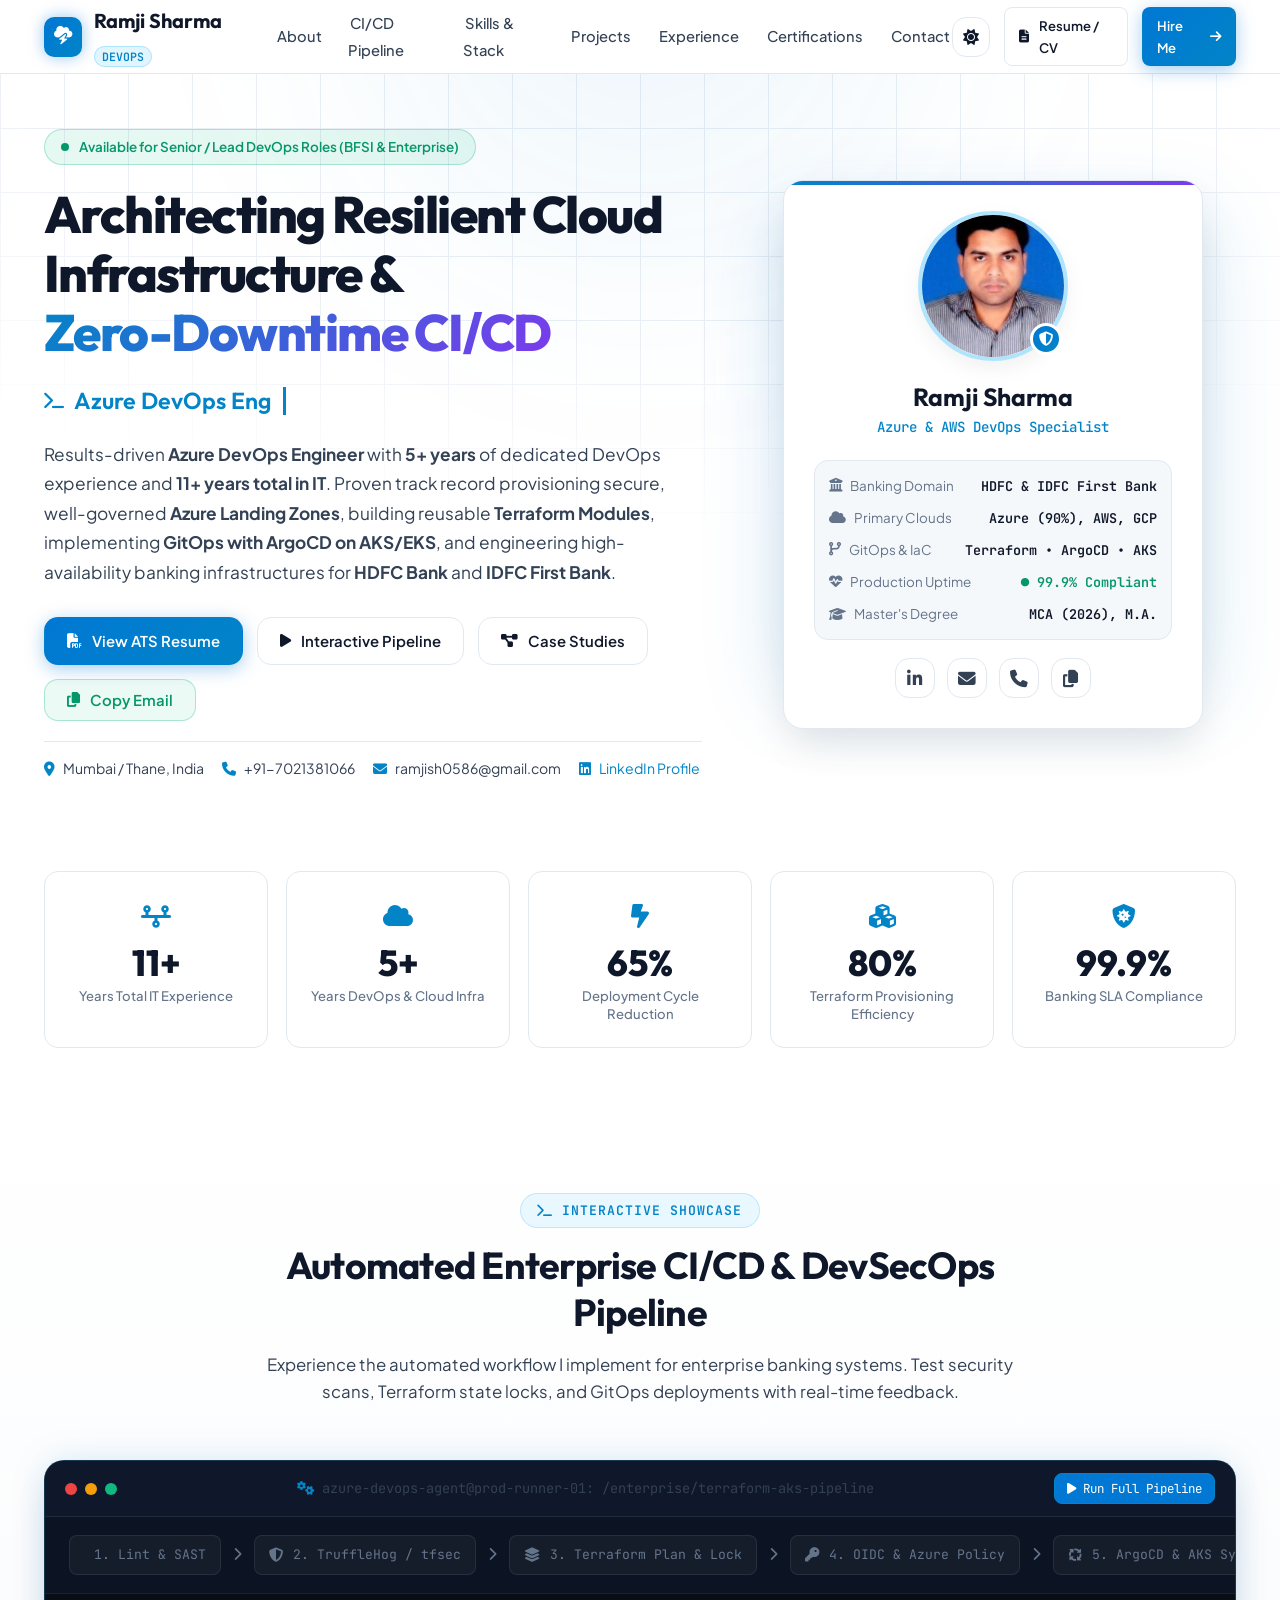
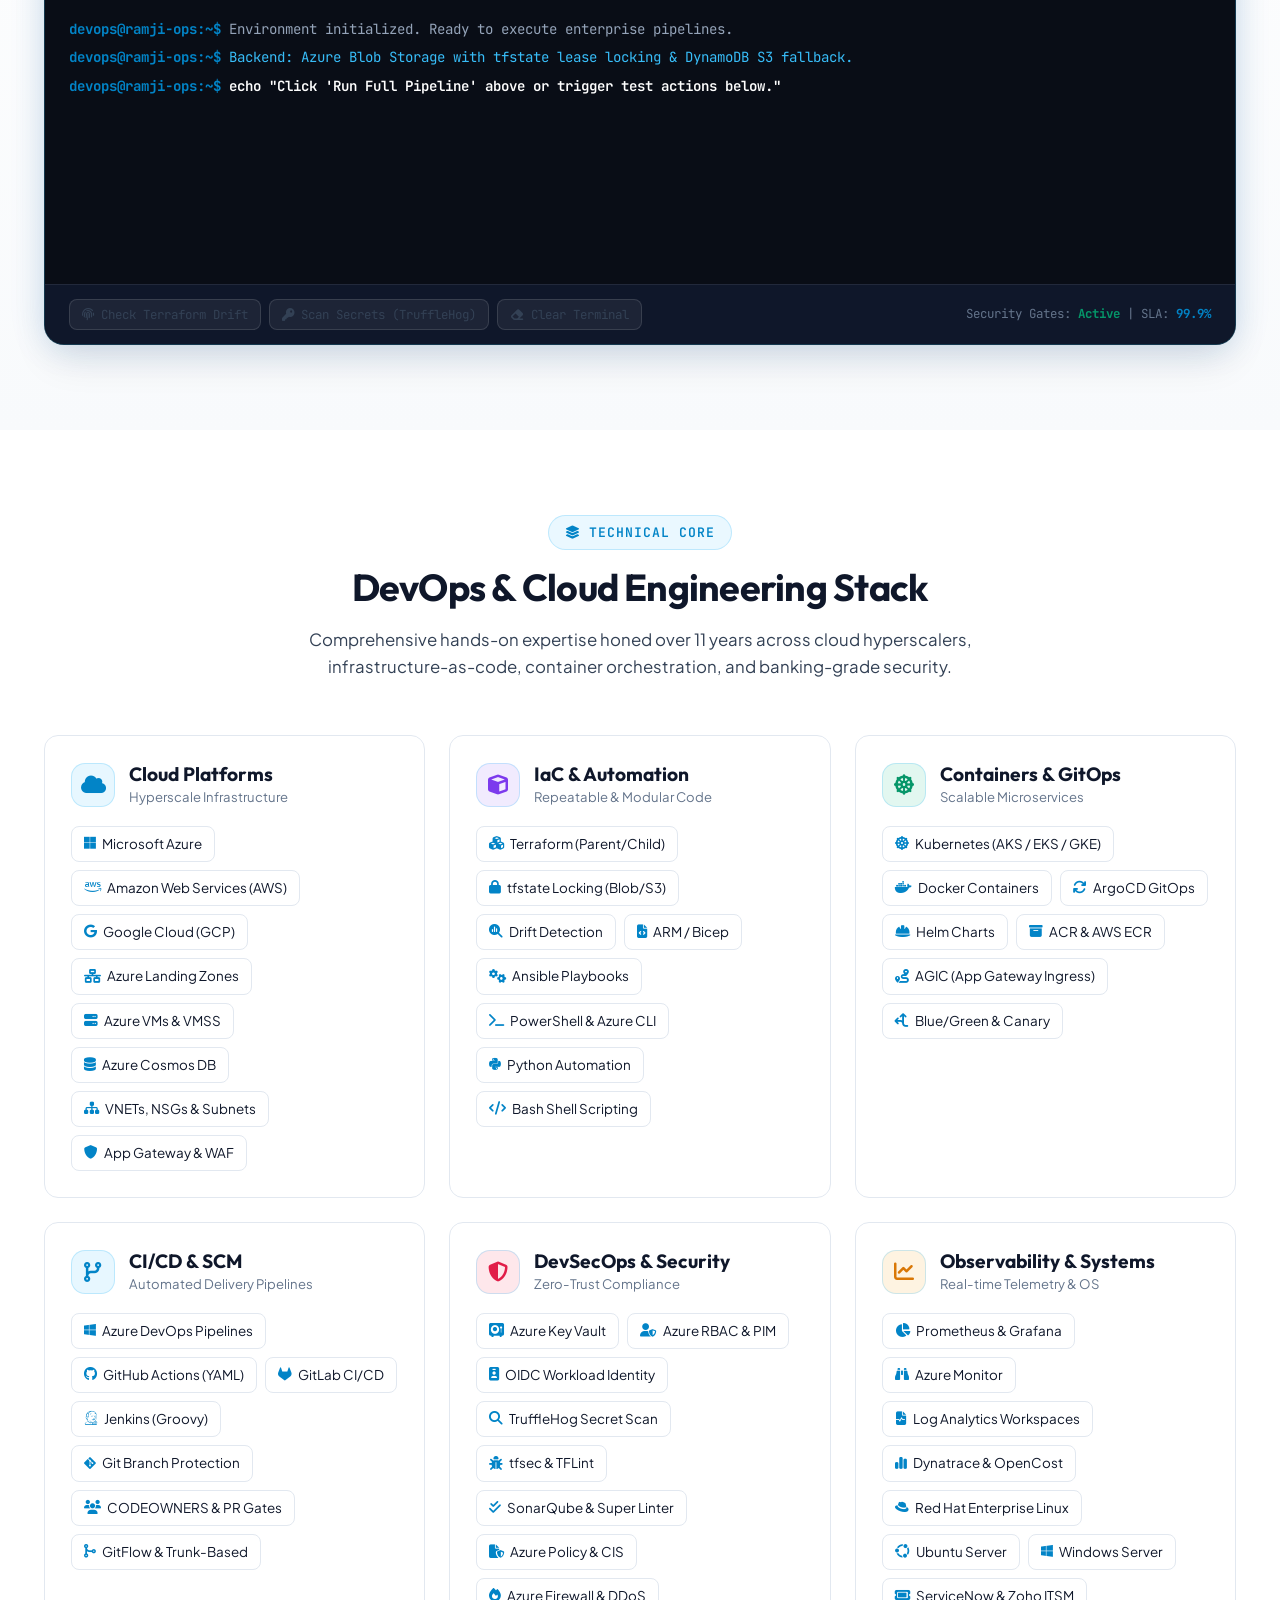
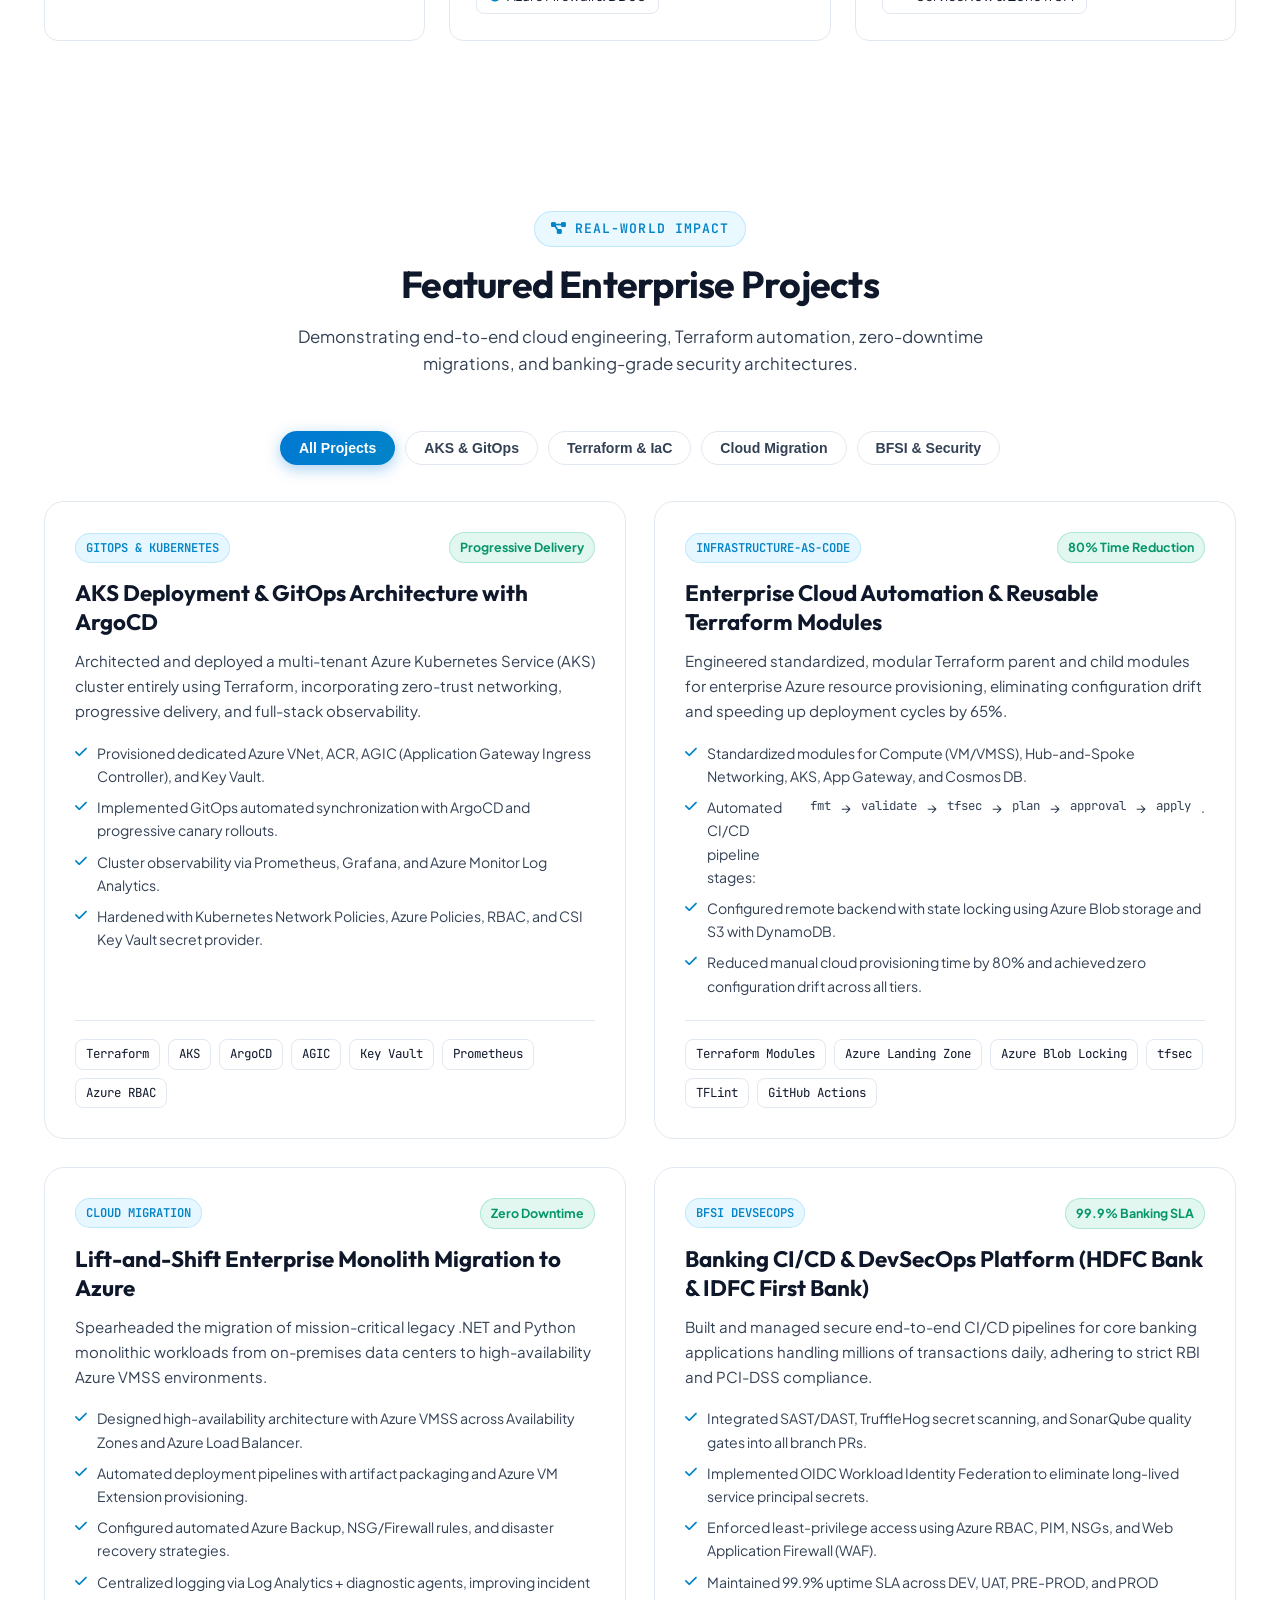
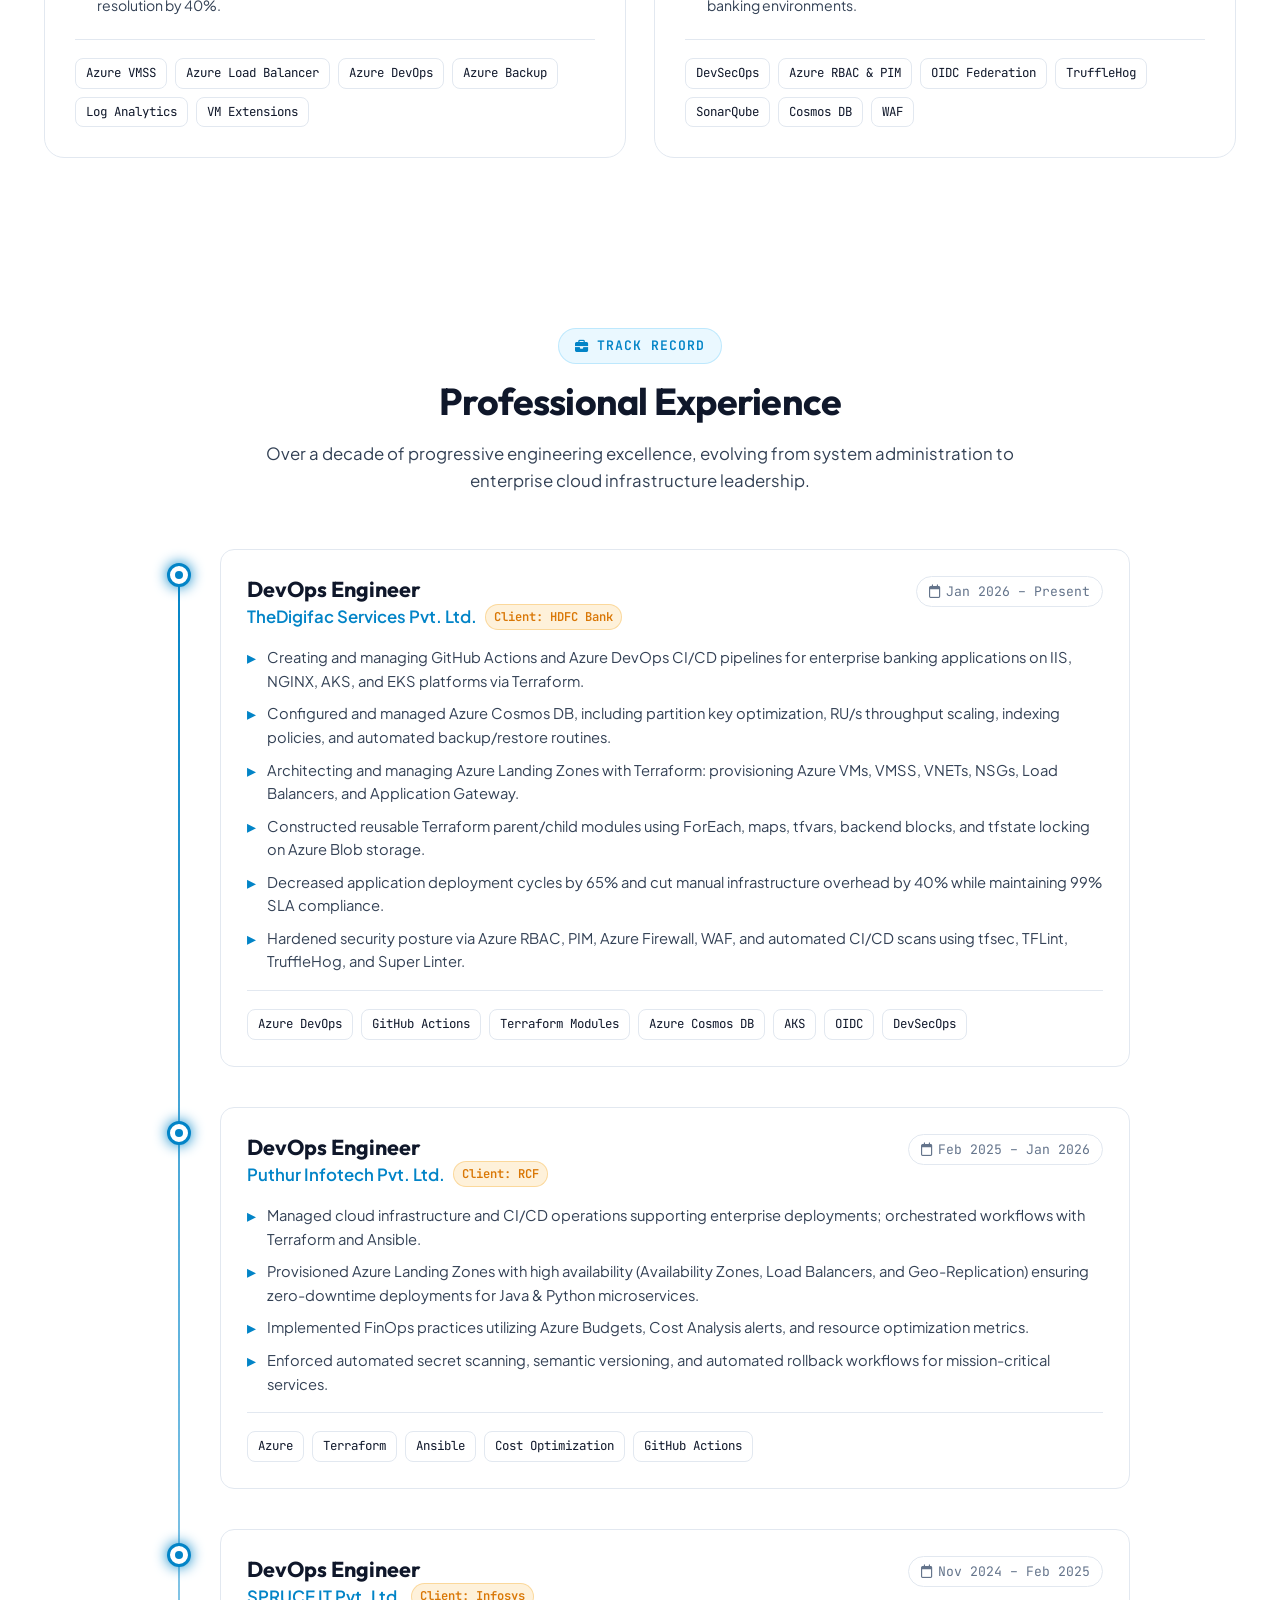
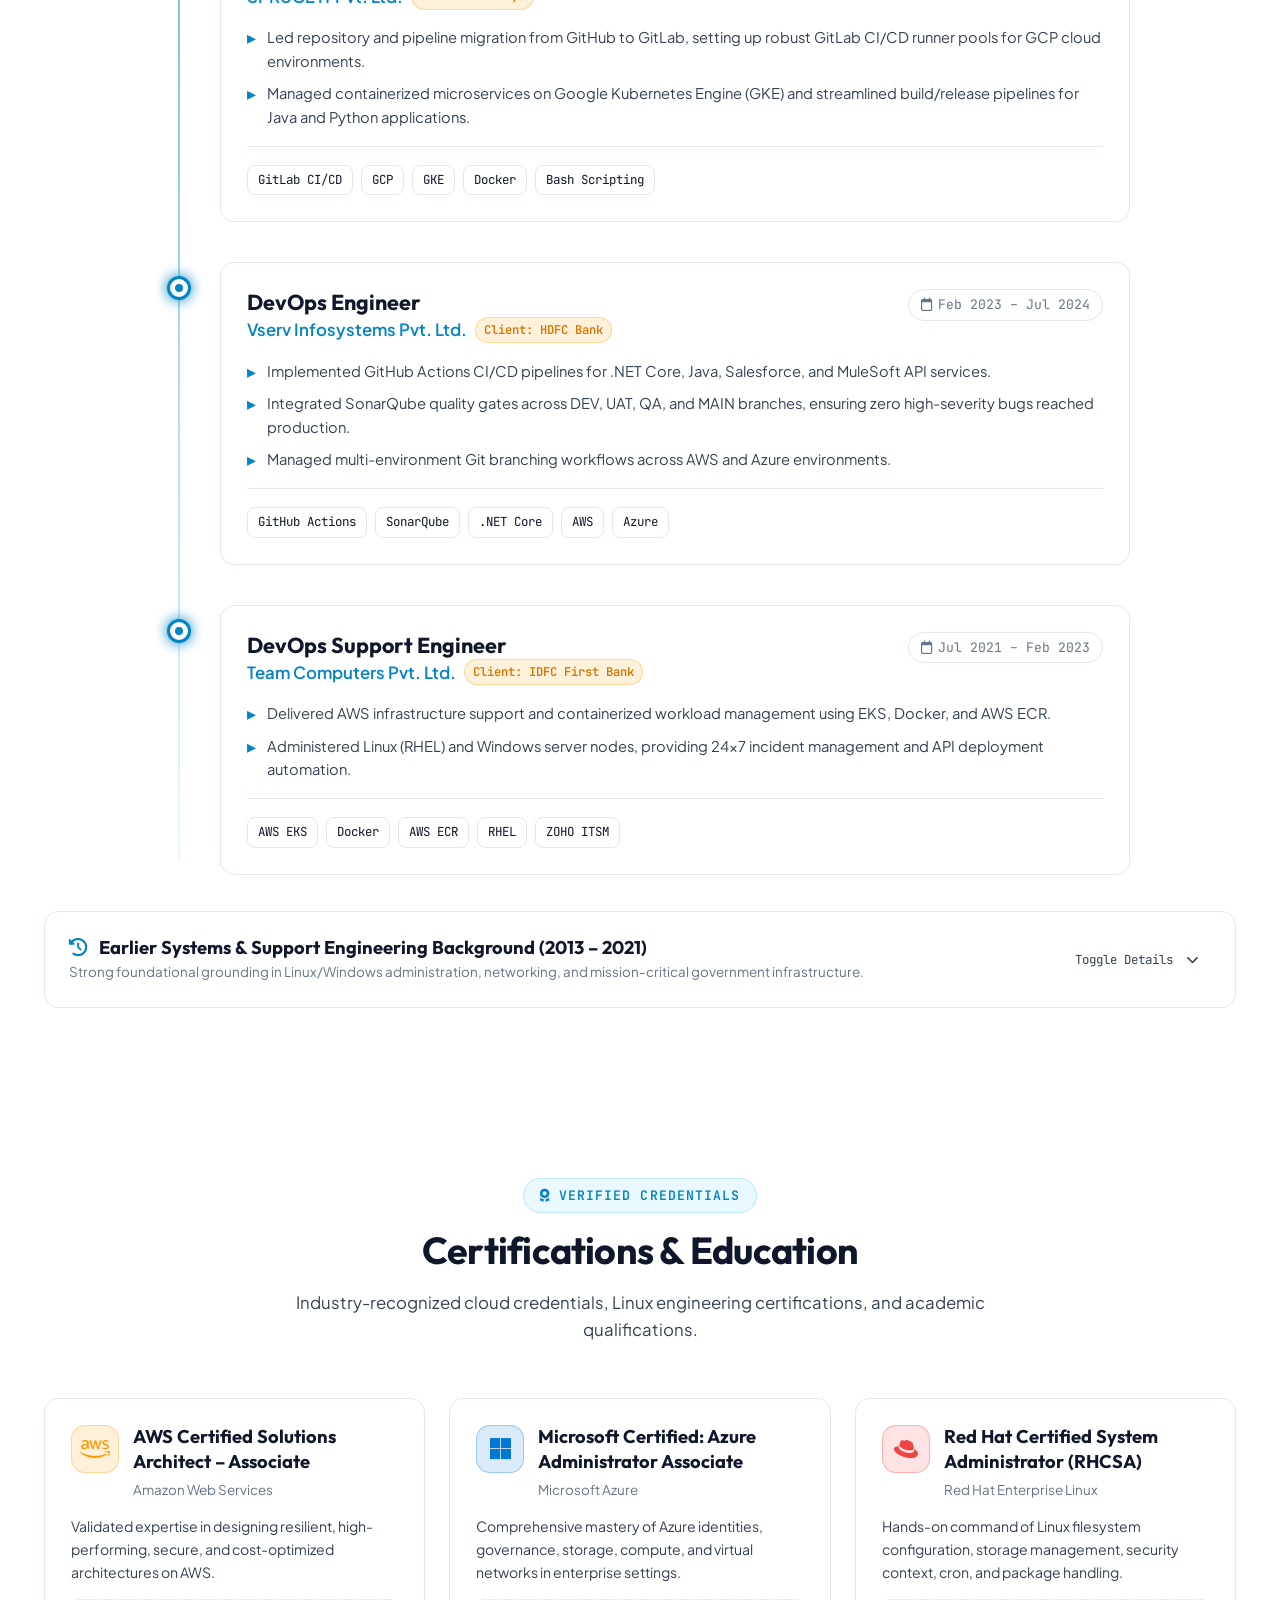
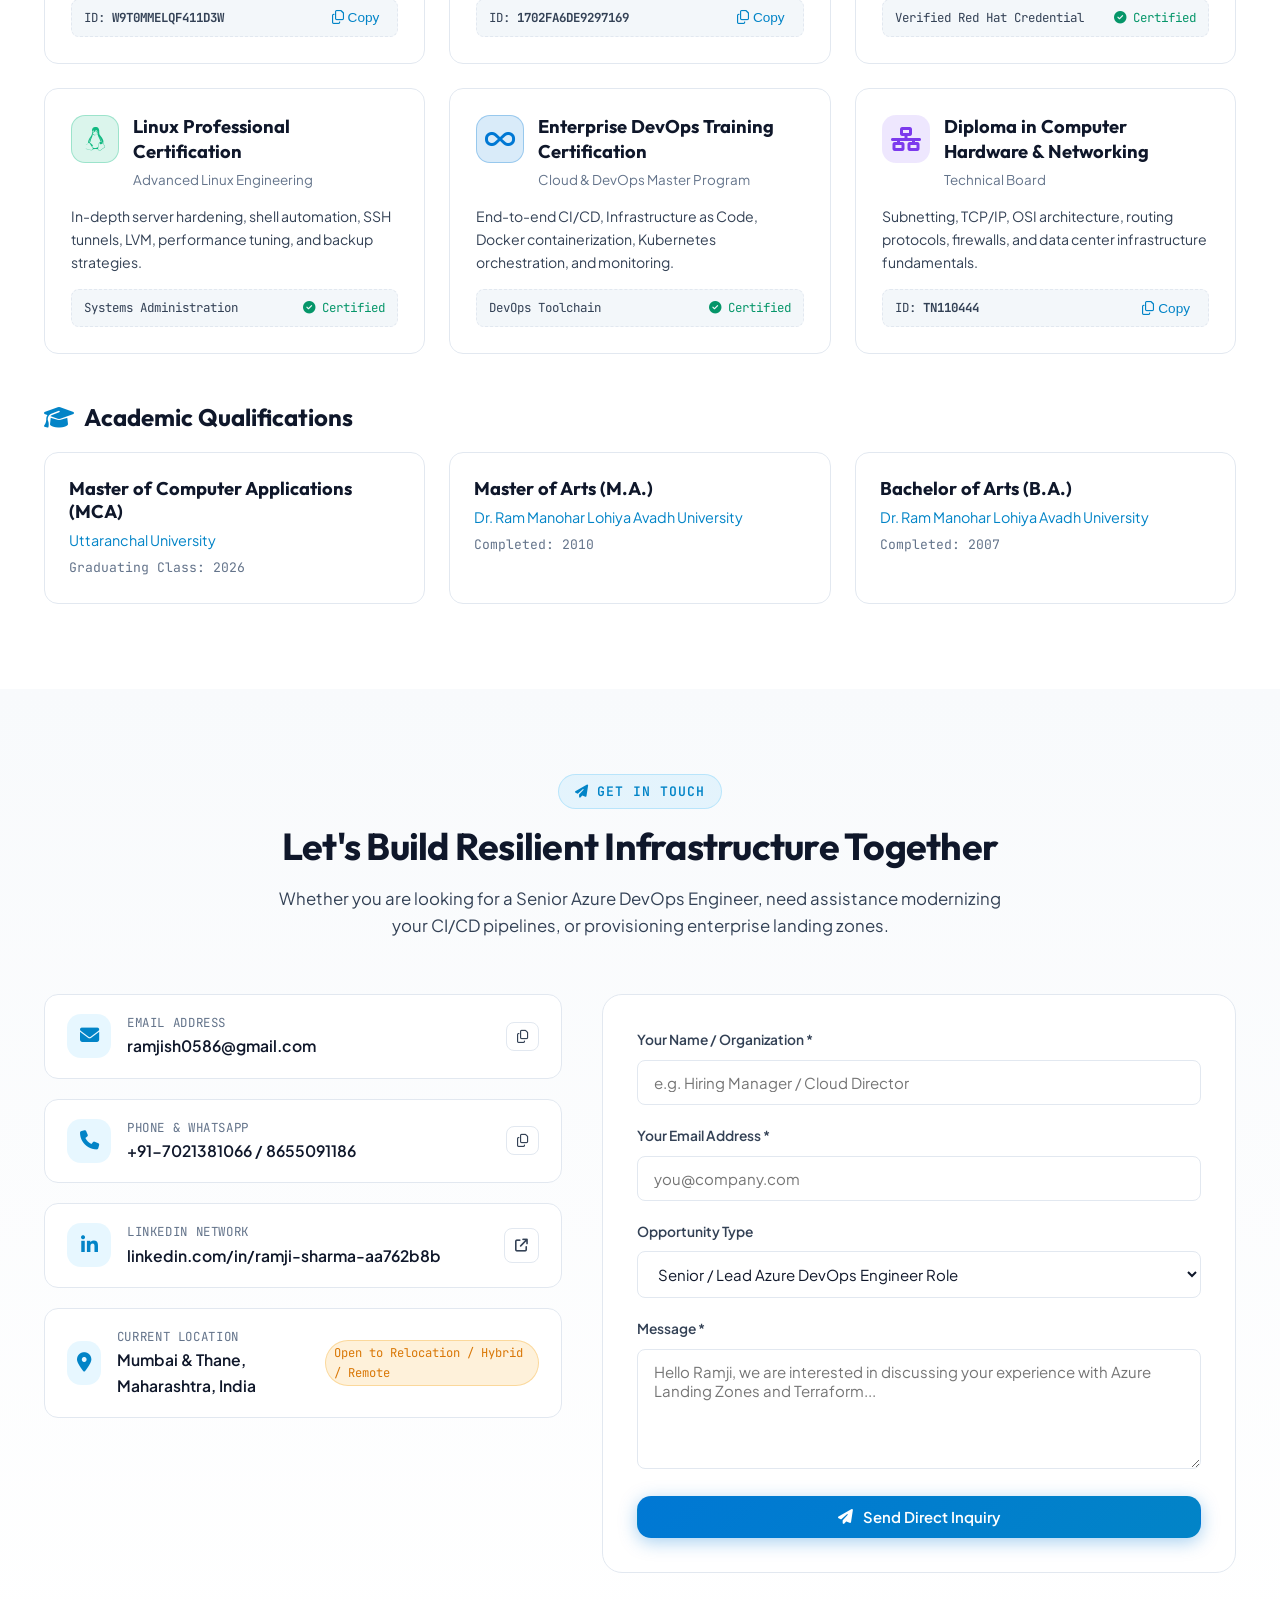
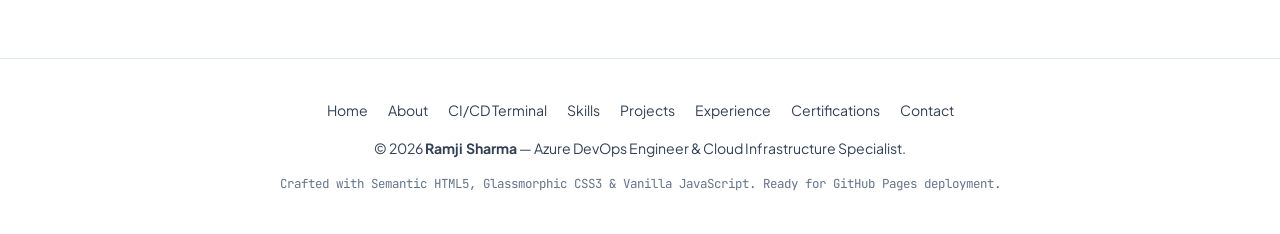
<file: index.html>
<!DOCTYPE html>
<html lang="en">
<head>
  <meta charset="UTF-8">
  <meta name="viewport" content="width=device-width, initial-scale=1.0">
  <title>Ramji Sharma | Azure DevOps Engineer & Cloud Infrastructure Specialist</title>
  
  <!-- SEO Meta Tags -->
  <meta name="description" content="Portfolio of Ramji Sharma - Senior Azure DevOps Engineer with 11+ years IT experience (5+ in DevOps/Cloud). Specializing in Terraform, AKS, AWS, CI/CD, DevSecOps, and Banking Cloud Landing Zones.">
  <meta name="keywords" content="Ramji Sharma, Azure DevOps Engineer, Cloud Architect, Terraform, Kubernetes, AKS, CI/CD, GitOps, DevSecOps, AWS, HDFC Bank, Mumbai">
  <meta name="author" content="Ramji Sharma">
  <meta property="og:title" content="Ramji Sharma | Azure DevOps Engineer & Cloud Infrastructure Specialist">
  <meta property="og:description" content="Enterprise Cloud Infrastructure, Terraform IaC, AKS GitOps, and High-Availability Banking CI/CD Pipelines.">
  <meta property="og:type" content="website">

  <!-- Google Fonts -->
  <link rel="preconnect" href="https://fonts.googleapis.com">
  <link rel="preconnect" href="https://fonts.gstatic.com" crossorigin>
  <link href="https://fonts.googleapis.com/css2?family=JetBrains+Mono:wght@400;500;600;700&family=Outfit:wght@400;500;600;700;800&family=Plus+Jakarta+Sans:wght@300;400;500;600;700;800&display=swap" rel="stylesheet">

  <!-- Font Awesome 6 Icons -->
  <link rel="stylesheet" href="https://cdnjs.cloudflare.com/ajax/libs/font-awesome/6.5.1/css/all.min.css" integrity="sha512-DTOQO9RWCH3ppGqcWaEA1BIZOC6xxalwEsw9c2QQeAIftl+Vegovlnee1c9QX4TctnWMn13TZye+giMm8e2LwA==" crossorigin="anonymous" referrerpolicy="no-referrer" />

  <!-- Main Stylesheet -->
  <link rel="stylesheet" href="style.css">
</head>
<body>

  <!-- Atmospheric Background Overlays -->
  <div class="bg-mesh-overlay"></div>
  <div class="ambient-glow"></div>

  <!-- Sticky Glassmorphic Navbar -->
  <header class="navbar" id="navbar">
    <div class="container nav-container">
      <a href="#hero" class="brand-logo" aria-label="Ramji Sharma Home">
        <div class="brand-icon">
          <i class="fa-solid fa-cloud-bolt"></i>
        </div>
        <div>
          <span>Ramji Sharma</span>
          <span class="brand-badge">DEVOPS</span>
        </div>
      </a>

      <nav aria-label="Primary Navigation">
        <ul class="nav-links" id="nav-links">
          <li><a href="#about" class="nav-link">About</a></li>
          <li><a href="#pipeline-demo" class="nav-link">CI/CD Pipeline</a></li>
          <li><a href="#skills" class="nav-link">Skills & Stack</a></li>
          <li><a href="#projects" class="nav-link">Projects</a></li>
          <li><a href="#experience" class="nav-link">Experience</a></li>
          <li><a href="#certifications" class="nav-link">Certifications</a></li>
          <li><a href="#contact" class="nav-link">Contact</a></li>
        </ul>
      </nav>

      <div class="nav-actions">
        <button id="theme-toggle" class="theme-toggle-btn" aria-label="Toggle Light/Dark Theme" title="Toggle Theme">
          <i class="fa-solid fa-moon"></i>
        </button>
        <a href="resume.html" target="_blank" class="btn btn-secondary btn-sm" title="Open Clean ATS Resume / Print PDF">
          <i class="fa-solid fa-file-lines"></i>
          <span>Resume / CV</span>
        </a>
        <a href="#contact" class="btn btn-primary btn-sm">
          <span>Hire Me</span>
          <i class="fa-solid fa-arrow-right"></i>
        </a>
        <button class="mobile-menu-btn" id="mobile-menu-btn" aria-label="Open mobile menu">
          <i class="fa-solid fa-bars"></i>
        </button>
      </div>
    </div>
  </header>

  <main>
    <!-- HERO SECTION -->
    <section class="hero-section" id="hero">
      <div class="container hero-grid">
        <div class="hero-content">
          <div class="availability-pill">
            <span class="pulsing-dot"></span>
            <span>Available for Senior / Lead DevOps Roles (BFSI & Enterprise)</span>
          </div>

          <h1 class="hero-title">
            Architecting Resilient Cloud Infrastructure & <span class="gradient-text">Zero-Downtime CI/CD</span>
          </h1>

          <div class="hero-role-wrapper">
            <i class="fa-solid fa-terminal" style="font-size: 1.1rem; color: var(--azure-cyan);"></i>
            <span id="typewriter-text">Azure DevOps Engineer</span>
            <span class="typewriter-cursor"></span>
          </div>

          <p class="hero-bio">
            Results-driven <strong>Azure DevOps Engineer</strong> with <strong>5+ years</strong> of dedicated DevOps experience and <strong>11+ years total in IT</strong>. Proven track record provisioning secure, well-governed <strong>Azure Landing Zones</strong>, building reusable <strong>Terraform Modules</strong>, implementing <strong>GitOps with ArgoCD on AKS/EKS</strong>, and engineering high-availability banking infrastructures for <strong>HDFC Bank</strong> and <strong>IDFC First Bank</strong>.
          </p>

          <div class="hero-actions">
            <a href="resume.html" target="_blank" class="btn btn-primary">
              <i class="fa-solid fa-file-pdf"></i>
              <span>View ATS Resume</span>
            </a>
            <a href="#pipeline-demo" class="btn btn-secondary">
              <i class="fa-solid fa-play"></i>
              <span>Interactive Pipeline</span>
            </a>
            <a href="#projects" class="btn btn-secondary">
              <i class="fa-solid fa-diagram-project"></i>
              <span>Case Studies</span>
            </a>
            <button class="btn btn-outline-emerald" onclick="copyToClipboard('ramjish0586@gmail.com', 'Email Address')">
              <i class="fa-solid fa-copy"></i>
              <span>Copy Email</span>
            </button>
          </div>

          <div class="hero-contact-quick">
            <div class="hero-contact-item">
              <i class="fa-solid fa-location-dot"></i>
              <span>Mumbai / Thane, India</span>
            </div>
            <div class="hero-contact-item">
              <i class="fa-solid fa-phone"></i>
              <a href="tel:+917021381066" style="color: inherit;">+91-7021381066</a>
            </div>
            <div class="hero-contact-item">
              <i class="fa-solid fa-envelope"></i>
              <a href="mailto:ramjish0586@gmail.com" style="color: inherit;">ramjish0586@gmail.com</a>
            </div>
            <div class="hero-contact-item">
              <i class="fa-brands fa-linkedin"></i>
              <a href="https://www.linkedin.com/in/ramji-sharma-aa762b8b/" target="_blank" rel="noopener noreferrer">LinkedIn Profile</a>
            </div>
          </div>
        </div>

        <!-- Profile Visual Card -->
        <div class="hero-card-wrapper" id="about">
          <div class="hero-card-glow"></div>
          <div class="profile-card">
            <div class="profile-photo-container">
              <img src="Ramji sharma-Photo.jpg" alt="Ramji Sharma - Azure DevOps Engineer" class="profile-photo">
              <div class="photo-badge" title="Certified Cloud Professional">
                <i class="fa-solid fa-shield-halved"></i>
              </div>
            </div>

            <div class="profile-card-header">
              <h2 class="profile-card-name">Ramji Sharma</h2>
              <p class="profile-card-title">Azure & AWS DevOps Specialist</p>
            </div>

            <div class="telemetry-list">
              <div class="telemetry-row">
                <span class="telemetry-label"><i class="fa-solid fa-building-columns"></i> Banking Domain</span>
                <span class="telemetry-value">HDFC & IDFC First Bank</span>
              </div>
              <div class="telemetry-row">
                <span class="telemetry-label"><i class="fa-solid fa-cloud"></i> Primary Clouds</span>
                <span class="telemetry-value">Azure (90%), AWS, GCP</span>
              </div>
              <div class="telemetry-row">
                <span class="telemetry-label"><i class="fa-solid fa-code-branch"></i> GitOps & IaC</span>
                <span class="telemetry-value">Terraform • ArgoCD • AKS</span>
              </div>
              <div class="telemetry-row">
                <span class="telemetry-label"><i class="fa-solid fa-heart-pulse"></i> Production Uptime</span>
                <span class="telemetry-value healthy">● 99.9% Compliant</span>
              </div>
              <div class="telemetry-row">
                <span class="telemetry-label"><i class="fa-solid fa-graduation-cap"></i> Master's Degree</span>
                <span class="telemetry-value">MCA (2026), M.A.</span>
              </div>
            </div>

            <div class="profile-card-footer">
              <a href="https://www.linkedin.com/in/ramji-sharma-aa762b8b/" target="_blank" rel="noopener noreferrer" class="social-icon-btn" title="LinkedIn Profile" aria-label="LinkedIn">
                <i class="fa-brands fa-linkedin-in"></i>
              </a>
              <a href="mailto:ramjish0586@gmail.com" class="social-icon-btn" title="Send Email" aria-label="Email">
                <i class="fa-solid fa-envelope"></i>
              </a>
              <a href="tel:+917021381066" class="social-icon-btn" title="Call Phone" aria-label="Phone">
                <i class="fa-solid fa-phone"></i>
              </a>
              <button onclick="copyToClipboard('+917021381066', 'Phone Number')" class="social-icon-btn" title="Copy Phone" aria-label="Copy Phone">
                <i class="fa-solid fa-copy"></i>
              </button>
            </div>
          </div>
        </div>
      </div>
    </section>

    <!-- KEY IMPACT METRICS COUNTER -->
    <section class="stats-section">
      <div class="container">
        <div class="stats-grid">
          <div class="stat-card">
            <div class="stat-icon"><i class="fa-solid fa-timeline"></i></div>
            <div class="stat-number">11+</div>
            <div class="stat-label">Years Total IT Experience</div>
          </div>
          <div class="stat-card">
            <div class="stat-icon"><i class="fa-solid fa-cloud"></i></div>
            <div class="stat-number">5+</div>
            <div class="stat-label">Years DevOps & Cloud Infra</div>
          </div>
          <div class="stat-card">
            <div class="stat-icon"><i class="fa-solid fa-bolt-lightning"></i></div>
            <div class="stat-number">65%</div>
            <div class="stat-label">Deployment Cycle Reduction</div>
          </div>
          <div class="stat-card">
            <div class="stat-icon"><i class="fa-solid fa-cubes"></i></div>
            <div class="stat-number">80%</div>
            <div class="stat-label">Terraform Provisioning Efficiency</div>
          </div>
          <div class="stat-card">
            <div class="stat-icon"><i class="fa-solid fa-shield-virus"></i></div>
            <div class="stat-number">99.9%</div>
            <div class="stat-label">Banking SLA Compliance</div>
          </div>
        </div>
      </div>
    </section>

    <!-- INTERACTIVE DEVOPS PIPELINE & TERMINAL SIMULATOR -->
    <section class="pipeline-section" id="pipeline-demo">
      <div class="container">
        <div class="section-header">
          <div class="section-tag"><i class="fa-solid fa-terminal"></i> Interactive Showcase</div>
          <h2 class="section-title">Automated Enterprise CI/CD & DevSecOps Pipeline</h2>
          <p class="section-subtitle">
            Experience the automated workflow I implement for enterprise banking systems. Test security scans, Terraform state locks, and GitOps deployments with real-time feedback.
          </p>
        </div>

        <div class="pipeline-terminal-container">
          <div class="terminal-header">
            <div class="terminal-controls">
              <span class="mac-dot dot-red"></span>
              <span class="mac-dot dot-yellow"></span>
              <span class="mac-dot dot-green"></span>
            </div>
            <div class="terminal-title">
              <i class="fa-solid fa-gears" style="color: var(--azure-cyan);"></i>
              <span>azure-devops-agent@prod-runner-01: /enterprise/terraform-aks-pipeline</span>
            </div>
            <div class="terminal-actions">
              <button class="term-btn primary" id="btn-run-pipeline">
                <i class="fa-solid fa-play"></i> Run Full Pipeline
              </button>
            </div>
          </div>

          <!-- Pipeline Stages Flow Indicator -->
          <div class="pipeline-flow-bar">
            <div class="pipeline-stage" id="stage-1">
              <i class="fa-solid fa-code-check pipeline-stage-icon"></i>
              <span>1. Lint & SAST</span>
            </div>
            <i class="fa-solid fa-chevron-right pipeline-arrow"></i>
            
            <div class="pipeline-stage" id="stage-2">
              <i class="fa-solid fa-shield-halved pipeline-stage-icon"></i>
              <span>2. TruffleHog / tfsec</span>
            </div>
            <i class="fa-solid fa-chevron-right pipeline-arrow"></i>

            <div class="pipeline-stage" id="stage-3">
              <i class="fa-solid fa-layer-group pipeline-stage-icon"></i>
              <span>3. Terraform Plan & Lock</span>
            </div>
            <i class="fa-solid fa-chevron-right pipeline-arrow"></i>

            <div class="pipeline-stage" id="stage-4">
              <i class="fa-solid fa-key pipeline-stage-icon"></i>
              <span>4. OIDC & Azure Policy</span>
            </div>
            <i class="fa-solid fa-chevron-right pipeline-arrow"></i>

            <div class="pipeline-stage" id="stage-5">
              <i class="fa-solid fa-arrows-spin pipeline-stage-icon"></i>
              <span>5. ArgoCD & AKS Sync</span>
            </div>
          </div>

          <!-- Terminal Log Console Screen -->
          <div class="terminal-body" id="terminal-body">
            <div class="terminal-line">
              <span class="term-prompt">devops@ramji-ops:~$</span>
              <span class="term-info">Environment initialized. Ready to execute enterprise pipelines.</span>
            </div>
            <div class="terminal-line">
              <span class="term-prompt">devops@ramji-ops:~$</span>
              <span class="term-azure">Backend: Azure Blob Storage with tfstate lease locking & DynamoDB S3 fallback.</span>
            </div>
            <div class="terminal-line">
              <span class="term-prompt">devops@ramji-ops:~$</span>
              <span class="term-cmd">echo "Click 'Run Full Pipeline' above or trigger test actions below."</span>
            </div>
          </div>

          <!-- Terminal Action Footer -->
          <div class="terminal-footer">
            <div class="term-quick-btns">
              <button class="term-btn" id="btn-check-drift">
                <i class="fa-solid fa-fingerprint"></i> Check Terraform Drift
              </button>
              <button class="term-btn" id="btn-scan-secrets">
                <i class="fa-solid fa-key"></i> Scan Secrets (TruffleHog)
              </button>
              <button class="term-btn" id="btn-clear-terminal">
                <i class="fa-solid fa-eraser"></i> Clear Terminal
              </button>
            </div>
            <span style="font-family: var(--font-mono); font-size: 0.78rem; color: var(--text-muted);">
              Security Gates: <strong style="color: var(--emerald-green);">Active</strong> | SLA: <strong style="color: var(--azure-cyan);">99.9%</strong>
            </span>
          </div>
        </div>
      </div>
    </section>

    <!-- TECHNICAL SKILLS & TOOLCHAIN MATRIX -->
    <section id="skills">
      <div class="container">
        <div class="section-header">
          <div class="section-tag"><i class="fa-solid fa-layer-group"></i> Technical Core</div>
          <h2 class="section-title">DevOps & Cloud Engineering Stack</h2>
          <p class="section-subtitle">
            Comprehensive hands-on expertise honed over 11 years across cloud hyperscalers, infrastructure-as-code, container orchestration, and banking-grade security.
          </p>
        </div>

        <div class="skills-grid">
          <!-- Cloud Platforms -->
          <div class="skill-category-card">
            <div class="skill-card-header">
              <div class="skill-header-icon"><i class="fa-solid fa-cloud"></i></div>
              <div>
                <h3 class="skill-card-title">Cloud Platforms</h3>
                <p style="font-size: 0.82rem; color: var(--text-muted);">Hyperscale Infrastructure</p>
              </div>
            </div>
            <div class="skill-items-list">
              <span class="skill-chip"><i class="fa-brands fa-microsoft"></i> Microsoft Azure</span>
              <span class="skill-chip"><i class="fa-brands fa-aws"></i> Amazon Web Services (AWS)</span>
              <span class="skill-chip"><i class="fa-brands fa-google"></i> Google Cloud (GCP)</span>
              <span class="skill-chip"><i class="fa-solid fa-network-wired"></i> Azure Landing Zones</span>
              <span class="skill-chip"><i class="fa-solid fa-server"></i> Azure VMs & VMSS</span>
              <span class="skill-chip"><i class="fa-solid fa-database"></i> Azure Cosmos DB</span>
              <span class="skill-chip"><i class="fa-solid fa-sitemap"></i> VNETs, NSGs & Subnets</span>
              <span class="skill-chip"><i class="fa-solid fa-shield"></i> App Gateway & WAF</span>
            </div>
          </div>

          <!-- IaC & Automation -->
          <div class="skill-category-card">
            <div class="skill-card-header">
              <div class="skill-header-icon" style="color: var(--devops-purple); background: rgba(139, 92, 246, 0.12);"><i class="fa-solid fa-cube"></i></div>
              <div>
                <h3 class="skill-card-title">IaC & Automation</h3>
                <p style="font-size: 0.82rem; color: var(--text-muted);">Repeatable & Modular Code</p>
              </div>
            </div>
            <div class="skill-items-list">
              <span class="skill-chip"><i class="fa-solid fa-cubes"></i> Terraform (Parent/Child)</span>
              <span class="skill-chip"><i class="fa-solid fa-lock"></i> tfstate Locking (Blob/S3)</span>
              <span class="skill-chip"><i class="fa-solid fa-magnifying-glass-chart"></i> Drift Detection</span>
              <span class="skill-chip"><i class="fa-solid fa-file-code"></i> ARM / Bicep</span>
              <span class="skill-chip"><i class="fa-solid fa-gears"></i> Ansible Playbooks</span>
              <span class="skill-chip"><i class="fa-solid fa-terminal"></i> PowerShell & Azure CLI</span>
              <span class="skill-chip"><i class="fa-brands fa-python"></i> Python Automation</span>
              <span class="skill-chip"><i class="fa-solid fa-code"></i> Bash Shell Scripting</span>
            </div>
          </div>

          <!-- Containers & GitOps -->
          <div class="skill-category-card">
            <div class="skill-card-header">
              <div class="skill-header-icon" style="color: var(--emerald-green); background: rgba(16, 185, 129, 0.12);"><i class="fa-solid fa-dharmachakra"></i></div>
              <div>
                <h3 class="skill-card-title">Containers & GitOps</h3>
                <p style="font-size: 0.82rem; color: var(--text-muted);">Scalable Microservices</p>
              </div>
            </div>
            <div class="skill-items-list">
              <span class="skill-chip"><i class="fa-solid fa-dharmachakra"></i> Kubernetes (AKS / EKS / GKE)</span>
              <span class="skill-chip"><i class="fa-brands fa-docker"></i> Docker Containers</span>
              <span class="skill-chip"><i class="fa-solid fa-sync"></i> ArgoCD GitOps</span>
              <span class="skill-chip"><i class="fa-solid fa-helmet-safety"></i> Helm Charts</span>
              <span class="skill-chip"><i class="fa-solid fa-box-archive"></i> ACR & AWS ECR</span>
              <span class="skill-chip"><i class="fa-solid fa-route"></i> AGIC (App Gateway Ingress)</span>
              <span class="skill-chip"><i class="fa-solid fa-arrows-split-up-and-left"></i> Blue/Green & Canary</span>
            </div>
          </div>

          <!-- CI/CD & Version Control -->
          <div class="skill-category-card">
            <div class="skill-card-header">
              <div class="skill-header-icon"><i class="fa-solid fa-code-branch"></i></div>
              <div>
                <h3 class="skill-card-title">CI/CD & SCM</h3>
                <p style="font-size: 0.82rem; color: var(--text-muted);">Automated Delivery Pipelines</p>
              </div>
            </div>
            <div class="skill-items-list">
              <span class="skill-chip"><i class="fa-brands fa-windows"></i> Azure DevOps Pipelines</span>
              <span class="skill-chip"><i class="fa-brands fa-github"></i> GitHub Actions (YAML)</span>
              <span class="skill-chip"><i class="fa-brands fa-gitlab"></i> GitLab CI/CD</span>
              <span class="skill-chip"><i class="fa-brands fa-jenkins"></i> Jenkins (Groovy)</span>
              <span class="skill-chip"><i class="fa-brands fa-git-alt"></i> Git Branch Protection</span>
              <span class="skill-chip"><i class="fa-solid fa-users"></i> CODEOWNERS & PR Gates</span>
              <span class="skill-chip"><i class="fa-solid fa-code-merge"></i> GitFlow & Trunk-Based</span>
            </div>
          </div>

          <!-- DevSecOps & Governance -->
          <div class="skill-category-card">
            <div class="skill-card-header">
              <div class="skill-header-icon" style="color: var(--danger-rose); background: rgba(244, 63, 94, 0.12);"><i class="fa-solid fa-shield-halved"></i></div>
              <div>
                <h3 class="skill-card-title">DevSecOps & Security</h3>
                <p style="font-size: 0.82rem; color: var(--text-muted);">Zero-Trust Compliance</p>
              </div>
            </div>
            <div class="skill-items-list">
              <span class="skill-chip"><i class="fa-solid fa-vault"></i> Azure Key Vault</span>
              <span class="skill-chip"><i class="fa-solid fa-user-shield"></i> Azure RBAC & PIM</span>
              <span class="skill-chip"><i class="fa-solid fa-id-badge"></i> OIDC Workload Identity</span>
              <span class="skill-chip"><i class="fa-solid fa-search"></i> TruffleHog Secret Scan</span>
              <span class="skill-chip"><i class="fa-solid fa-bug"></i> tfsec & TFLint</span>
              <span class="skill-chip"><i class="fa-solid fa-check-double"></i> SonarQube & Super Linter</span>
              <span class="skill-chip"><i class="fa-solid fa-file-shield"></i> Azure Policy & CIS</span>
              <span class="skill-chip"><i class="fa-solid fa-fire"></i> Azure Firewall & DDoS</span>
            </div>
          </div>

          <!-- Observability, OS & Systems -->
          <div class="skill-category-card">
            <div class="skill-card-header">
              <div class="skill-header-icon" style="color: var(--warning-amber); background: rgba(245, 158, 11, 0.12);"><i class="fa-solid fa-chart-line"></i></div>
              <div>
                <h3 class="skill-card-title">Observability & Systems</h3>
                <p style="font-size: 0.82rem; color: var(--text-muted);">Real-time Telemetry & OS</p>
              </div>
            </div>
            <div class="skill-items-list">
              <span class="skill-chip"><i class="fa-solid fa-chart-pie"></i> Prometheus & Grafana</span>
              <span class="skill-chip"><i class="fa-solid fa-binoculars"></i> Azure Monitor</span>
              <span class="skill-chip"><i class="fa-solid fa-file-waveform"></i> Log Analytics Workspaces</span>
              <span class="skill-chip"><i class="fa-solid fa-chart-simple"></i> Dynatrace & OpenCost</span>
              <span class="skill-chip"><i class="fa-brands fa-redhat"></i> Red Hat Enterprise Linux</span>
              <span class="skill-chip"><i class="fa-brands fa-ubuntu"></i> Ubuntu Server</span>
              <span class="skill-chip"><i class="fa-brands fa-windows"></i> Windows Server</span>
              <span class="skill-chip"><i class="fa-solid fa-ticket"></i> ServiceNow & Zoho ITSM</span>
            </div>
          </div>
        </div>
      </div>
    </section>

    <!-- KEY PROJECTS & ARCHITECTURAL CASE STUDIES -->
    <section id="projects">
      <div class="container">
        <div class="section-header">
          <div class="section-tag"><i class="fa-solid fa-diagram-project"></i> Real-World Impact</div>
          <h2 class="section-title">Featured Enterprise Projects</h2>
          <p class="section-subtitle">
            Demonstrating end-to-end cloud engineering, Terraform automation, zero-downtime migrations, and banking-grade security architectures.
          </p>
        </div>

        <!-- Project Filtering Tabs -->
        <div class="filter-tabs">
          <button class="filter-btn project-filter-btn active" data-filter="all">All Projects</button>
          <button class="filter-btn project-filter-btn" data-filter="aks">AKS & GitOps</button>
          <button class="filter-btn project-filter-btn" data-filter="terraform">Terraform & IaC</button>
          <button class="filter-btn project-filter-btn" data-filter="migration">Cloud Migration</button>
          <button class="filter-btn project-filter-btn" data-filter="banking">BFSI & Security</button>
        </div>

        <div class="projects-grid">
          <!-- Project 1: AKS Deployment & GitOps with ArgoCD -->
          <div class="project-card" data-category="aks">
            <div>
              <div class="project-badge-row">
                <span class="project-category-tag">GitOps & Kubernetes</span>
                <span class="project-impact-badge">Progressive Delivery</span>
              </div>
              <h3 class="project-title">AKS Deployment & GitOps Architecture with ArgoCD</h3>
              <p class="project-description">
                Architected and deployed a multi-tenant Azure Kubernetes Service (AKS) cluster entirely using Terraform, incorporating zero-trust networking, progressive delivery, and full-stack observability.
              </p>
              <ul class="project-highlights-list">
                <li><i class="fa-solid fa-check"></i> Provisioned dedicated Azure VNet, ACR, AGIC (Application Gateway Ingress Controller), and Key Vault.</li>
                <li><i class="fa-solid fa-check"></i> Implemented GitOps automated synchronization with ArgoCD and progressive canary rollouts.</li>
                <li><i class="fa-solid fa-check"></i> Cluster observability via Prometheus, Grafana, and Azure Monitor Log Analytics.</li>
                <li><i class="fa-solid fa-check"></i> Hardened with Kubernetes Network Policies, Azure Policies, RBAC, and CSI Key Vault secret provider.</li>
              </ul>
            </div>
            <div class="tech-tag-group">
              <span class="tech-tag">Terraform</span>
              <span class="tech-tag">AKS</span>
              <span class="tech-tag">ArgoCD</span>
              <span class="tech-tag">AGIC</span>
              <span class="tech-tag">Key Vault</span>
              <span class="tech-tag">Prometheus</span>
              <span class="tech-tag">Azure RBAC</span>
            </div>
          </div>

          <!-- Project 2: End-to-End Cloud Automation with Terraform -->
          <div class="project-card" data-category="terraform">
            <div>
              <div class="project-badge-row">
                <span class="project-category-tag">Infrastructure-as-Code</span>
                <span class="project-impact-badge">80% Time Reduction</span>
              </div>
              <h3 class="project-title">Enterprise Cloud Automation & Reusable Terraform Modules</h3>
              <p class="project-description">
                Engineered standardized, modular Terraform parent and child modules for enterprise Azure resource provisioning, eliminating configuration drift and speeding up deployment cycles by 65%.
              </p>
              <ul class="project-highlights-list">
                <li><i class="fa-solid fa-check"></i> Standardized modules for Compute (VM/VMSS), Hub-and-Spoke Networking, AKS, App Gateway, and Cosmos DB.</li>
                <li><i class="fa-solid fa-check"></i> Automated CI/CD pipeline stages: <code>fmt</code> &rarr; <code>validate</code> &rarr; <code>tfsec</code> &rarr; <code>plan</code> &rarr; <code>approval</code> &rarr; <code>apply</code>.</li>
                <li><i class="fa-solid fa-check"></i> Configured remote backend with state locking using Azure Blob storage and S3 with DynamoDB.</li>
                <li><i class="fa-solid fa-check"></i> Reduced manual cloud provisioning time by 80% and achieved zero configuration drift across all tiers.</li>
              </ul>
            </div>
            <div class="tech-tag-group">
              <span class="tech-tag">Terraform Modules</span>
              <span class="tech-tag">Azure Landing Zone</span>
              <span class="tech-tag">Azure Blob Locking</span>
              <span class="tech-tag">tfsec</span>
              <span class="tech-tag">TFLint</span>
              <span class="tech-tag">GitHub Actions</span>
            </div>
          </div>

          <!-- Project 3: Lift-and-Shift Migration to Azure -->
          <div class="project-card" data-category="migration">
            <div>
              <div class="project-badge-row">
                <span class="project-category-tag">Cloud Migration</span>
                <span class="project-impact-badge">Zero Downtime</span>
              </div>
              <h3 class="project-title">Lift-and-Shift Enterprise Monolith Migration to Azure</h3>
              <p class="project-description">
                Spearheaded the migration of mission-critical legacy .NET and Python monolithic workloads from on-premises data centers to high-availability Azure VMSS environments.
              </p>
              <ul class="project-highlights-list">
                <li><i class="fa-solid fa-check"></i> Designed high-availability architecture with Azure VMSS across Availability Zones and Azure Load Balancer.</li>
                <li><i class="fa-solid fa-check"></i> Automated deployment pipelines with artifact packaging and Azure VM Extension provisioning.</li>
                <li><i class="fa-solid fa-check"></i> Configured automated Azure Backup, NSG/Firewall rules, and disaster recovery strategies.</li>
                <li><i class="fa-solid fa-check"></i> Centralized logging via Log Analytics + diagnostic agents, improving incident resolution by 40%.</li>
              </ul>
            </div>
            <div class="tech-tag-group">
              <span class="tech-tag">Azure VMSS</span>
              <span class="tech-tag">Azure Load Balancer</span>
              <span class="tech-tag">Azure DevOps</span>
              <span class="tech-tag">Azure Backup</span>
              <span class="tech-tag">Log Analytics</span>
              <span class="tech-tag">VM Extensions</span>
            </div>
          </div>

          <!-- Project 4: Banking DevSecOps & Governance Platform -->
          <div class="project-card" data-category="banking">
            <div>
              <div class="project-badge-row">
                <span class="project-category-tag">BFSI DevSecOps</span>
                <span class="project-impact-badge">99.9% Banking SLA</span>
              </div>
              <h3 class="project-title">Banking CI/CD & DevSecOps Platform (HDFC Bank & IDFC First Bank)</h3>
              <p class="project-description">
                Built and managed secure end-to-end CI/CD pipelines for core banking applications handling millions of transactions daily, adhering to strict RBI and PCI-DSS compliance.
              </p>
              <ul class="project-highlights-list">
                <li><i class="fa-solid fa-check"></i> Integrated SAST/DAST, TruffleHog secret scanning, and SonarQube quality gates into all branch PRs.</li>
                <li><i class="fa-solid fa-check"></i> Implemented OIDC Workload Identity Federation to eliminate long-lived service principal secrets.</li>
                <li><i class="fa-solid fa-check"></i> Enforced least-privilege access using Azure RBAC, PIM, NSGs, and Web Application Firewall (WAF).</li>
                <li><i class="fa-solid fa-check"></i> Maintained 99.9% uptime SLA across DEV, UAT, PRE-PROD, and PROD banking environments.</li>
              </ul>
            </div>
            <div class="tech-tag-group">
              <span class="tech-tag">DevSecOps</span>
              <span class="tech-tag">Azure RBAC & PIM</span>
              <span class="tech-tag">OIDC Federation</span>
              <span class="tech-tag">TruffleHog</span>
              <span class="tech-tag">SonarQube</span>
              <span class="tech-tag">Cosmos DB</span>
              <span class="tech-tag">WAF</span>
            </div>
          </div>
        </div>
      </div>
    </section>

    <!-- PROFESSIONAL EXPERIENCE TIMELINE -->
    <section id="experience">
      <div class="container">
        <div class="section-header">
          <div class="section-tag"><i class="fa-solid fa-briefcase"></i> Track Record</div>
          <h2 class="section-title">Professional Experience</h2>
          <p class="section-subtitle">
            Over a decade of progressive engineering excellence, evolving from system administration to enterprise cloud infrastructure leadership.
          </p>
        </div>

        <div class="experience-timeline">
          <!-- Role 1: TheDigifac Services / HDFC Bank -->
          <div class="timeline-item">
            <div class="timeline-marker"></div>
            <div class="timeline-card">
              <div class="timeline-top-row">
                <div>
                  <h3 class="timeline-role">DevOps Engineer</h3>
                  <div class="timeline-company">
                    <span>TheDigifac Services Pvt. Ltd.</span>
                    <span class="client-pill">Client: HDFC Bank</span>
                  </div>
                </div>
                <div class="timeline-meta">
                  <i class="fa-regular fa-calendar"></i> Jan 2026 – Present
                </div>
              </div>
              <ul class="timeline-bullets">
                <li>Creating and managing GitHub Actions and Azure DevOps CI/CD pipelines for enterprise banking applications on IIS, NGINX, AKS, and EKS platforms via Terraform.</li>
                <li>Configured and managed Azure Cosmos DB, including partition key optimization, RU/s throughput scaling, indexing policies, and automated backup/restore routines.</li>
                <li>Architecting and managing Azure Landing Zones with Terraform: provisioning Azure VMs, VMSS, VNETs, NSGs, Load Balancers, and Application Gateway.</li>
                <li>Constructed reusable Terraform parent/child modules using ForEach, maps, tfvars, backend blocks, and tfstate locking on Azure Blob storage.</li>
                <li>Decreased application deployment cycles by 65% and cut manual infrastructure overhead by 40% while maintaining 99% SLA compliance.</li>
                <li>Hardened security posture via Azure RBAC, PIM, Azure Firewall, WAF, and automated CI/CD scans using tfsec, TFLint, TruffleHog, and Super Linter.</li>
              </ul>
              <div class="tech-tag-group">
                <span class="tech-tag">Azure DevOps</span>
                <span class="tech-tag">GitHub Actions</span>
                <span class="tech-tag">Terraform Modules</span>
                <span class="tech-tag">Azure Cosmos DB</span>
                <span class="tech-tag">AKS</span>
                <span class="tech-tag">OIDC</span>
                <span class="tech-tag">DevSecOps</span>
              </div>
            </div>
          </div>

          <!-- Role 2: Puthur Infotech -->
          <div class="timeline-item">
            <div class="timeline-marker"></div>
            <div class="timeline-card">
              <div class="timeline-top-row">
                <div>
                  <h3 class="timeline-role">DevOps Engineer</h3>
                  <div class="timeline-company">
                    <span>Puthur Infotech Pvt. Ltd.</span>
                    <span class="client-pill">Client: RCF</span>
                  </div>
                </div>
                <div class="timeline-meta">
                  <i class="fa-regular fa-calendar"></i> Feb 2025 – Jan 2026
                </div>
              </div>
              <ul class="timeline-bullets">
                <li>Managed cloud infrastructure and CI/CD operations supporting enterprise deployments; orchestrated workflows with Terraform and Ansible.</li>
                <li>Provisioned Azure Landing Zones with high availability (Availability Zones, Load Balancers, and Geo-Replication) ensuring zero-downtime deployments for Java & Python microservices.</li>
                <li>Implemented FinOps practices utilizing Azure Budgets, Cost Analysis alerts, and resource optimization metrics.</li>
                <li>Enforced automated secret scanning, semantic versioning, and automated rollback workflows for mission-critical services.</li>
              </ul>
              <div class="tech-tag-group">
                <span class="tech-tag">Azure</span>
                <span class="tech-tag">Terraform</span>
                <span class="tech-tag">Ansible</span>
                <span class="tech-tag">Cost Optimization</span>
                <span class="tech-tag">GitHub Actions</span>
              </div>
            </div>
          </div>

          <!-- Role 3: SPRUCE IT / Infosys -->
          <div class="timeline-item">
            <div class="timeline-marker"></div>
            <div class="timeline-card">
              <div class="timeline-top-row">
                <div>
                  <h3 class="timeline-role">DevOps Engineer</h3>
                  <div class="timeline-company">
                    <span>SPRUCE IT Pvt. Ltd.</span>
                    <span class="client-pill">Client: Infosys</span>
                  </div>
                </div>
                <div class="timeline-meta">
                  <i class="fa-regular fa-calendar"></i> Nov 2024 – Feb 2025
                </div>
              </div>
              <ul class="timeline-bullets">
                <li>Led repository and pipeline migration from GitHub to GitLab, setting up robust GitLab CI/CD runner pools for GCP cloud environments.</li>
                <li>Managed containerized microservices on Google Kubernetes Engine (GKE) and streamlined build/release pipelines for Java and Python applications.</li>
              </ul>
              <div class="tech-tag-group">
                <span class="tech-tag">GitLab CI/CD</span>
                <span class="tech-tag">GCP</span>
                <span class="tech-tag">GKE</span>
                <span class="tech-tag">Docker</span>
                <span class="tech-tag">Bash Scripting</span>
              </div>
            </div>
          </div>

          <!-- Role 4: Vserv Infosystems / HDFC Bank -->
          <div class="timeline-item">
            <div class="timeline-marker"></div>
            <div class="timeline-card">
              <div class="timeline-top-row">
                <div>
                  <h3 class="timeline-role">DevOps Engineer</h3>
                  <div class="timeline-company">
                    <span>Vserv Infosystems Pvt. Ltd.</span>
                    <span class="client-pill">Client: HDFC Bank</span>
                  </div>
                </div>
                <div class="timeline-meta">
                  <i class="fa-regular fa-calendar"></i> Feb 2023 – Jul 2024
                </div>
              </div>
              <ul class="timeline-bullets">
                <li>Implemented GitHub Actions CI/CD pipelines for .NET Core, Java, Salesforce, and MuleSoft API services.</li>
                <li>Integrated SonarQube quality gates across DEV, UAT, QA, and MAIN branches, ensuring zero high-severity bugs reached production.</li>
                <li>Managed multi-environment Git branching workflows across AWS and Azure environments.</li>
              </ul>
              <div class="tech-tag-group">
                <span class="tech-tag">GitHub Actions</span>
                <span class="tech-tag">SonarQube</span>
                <span class="tech-tag">.NET Core</span>
                <span class="tech-tag">AWS</span>
                <span class="tech-tag">Azure</span>
              </div>
            </div>
          </div>

          <!-- Role 5: Team Computers / IDFC First Bank -->
          <div class="timeline-item">
            <div class="timeline-marker"></div>
            <div class="timeline-card">
              <div class="timeline-top-row">
                <div>
                  <h3 class="timeline-role">DevOps Support Engineer</h3>
                  <div class="timeline-company">
                    <span>Team Computers Pvt. Ltd.</span>
                    <span class="client-pill">Client: IDFC First Bank</span>
                  </div>
                </div>
                <div class="timeline-meta">
                  <i class="fa-regular fa-calendar"></i> Jul 2021 – Feb 2023
                </div>
              </div>
              <ul class="timeline-bullets">
                <li>Delivered AWS infrastructure support and containerized workload management using EKS, Docker, and AWS ECR.</li>
                <li>Administered Linux (RHEL) and Windows server nodes, providing 24x7 incident management and API deployment automation.</li>
              </ul>
              <div class="tech-tag-group">
                <span class="tech-tag">AWS EKS</span>
                <span class="tech-tag">Docker</span>
                <span class="tech-tag">AWS ECR</span>
                <span class="tech-tag">RHEL</span>
                <span class="tech-tag">ZOHO ITSM</span>
              </div>
            </div>
          </div>
        </div>

        <!-- Collapsible Earlier IT Career History (11 Years Foundation) -->
        <div class="earlier-career-card">
          <div class="earlier-career-header" id="earlier-career-toggle">
            <div>
              <h3 style="font-size: 1.15rem; margin-bottom: 2px;">
                <i class="fa-solid fa-history" style="color: var(--azure-cyan); margin-right: 8px;"></i>
                Earlier Systems & Support Engineering Background (2013 – 2021)
              </h3>
              <p style="font-size: 0.84rem; color: var(--text-muted);">
                Strong foundational grounding in Linux/Windows administration, networking, and mission-critical government infrastructure.
              </p>
            </div>
            <button class="term-btn" style="pointer-events: none;">
              <span>Toggle Details</span>
              <i class="fa-solid fa-chevron-down toggle-icon" style="margin-left: 6px;"></i>
            </button>
          </div>

          <div class="earlier-career-content" id="earlier-career-content">
            <table class="career-table">
              <thead>
                <tr>
                  <th>Organization</th>
                  <th>Designation</th>
                  <th>Client / Scope</th>
                  <th>Duration</th>
                </tr>
              </thead>
              <tbody>
                <tr>
                  <td><strong>Techigent Technologies</strong></td>
                  <td>Software Support Engineer</td>
                  <td>HDFC Bank (PROD/DEV Support)</td>
                  <td>Aug 2020 – Jan 2021</td>
                </tr>
                <tr>
                  <td><strong>Ace Brain System & Software</strong></td>
                  <td>Linux Support Engineer</td>
                  <td>Tata Institute of Social Sciences (TISS)</td>
                  <td>Apr 2018 – Jun 2020</td>
                </tr>
                <tr>
                  <td><strong>Dream Machines</strong></td>
                  <td>IT Engineer</td>
                  <td>J.B. Khokhani & Co, Mumbai</td>
                  <td>Mar 2016 – Jul 2017</td>
                </tr>
                <tr>
                  <td><strong>Super Techies</strong></td>
                  <td>IT Engineer</td>
                  <td>Enterprise Hardware & Systems</td>
                  <td>Aug 2014 – Feb 2016</td>
                </tr>
                <tr>
                  <td><strong>Gray Technologies</strong></td>
                  <td>Desktop Support Engineer</td>
                  <td>Dept. of Atomic Energy (DAE Mumbai)</td>
                  <td>Jan 2013 – Jul 2014</td>
                </tr>
              </tbody>
            </table>
          </div>
        </div>
      </div>
    </section>

    <!-- CERTIFICATIONS & EDUCATION -->
    <section id="certifications">
      <div class="container">
        <div class="section-header">
          <div class="section-tag"><i class="fa-solid fa-award"></i> Verified Credentials</div>
          <h2 class="section-title">Certifications & Education</h2>
          <p class="section-subtitle">
            Industry-recognized cloud credentials, Linux engineering certifications, and academic qualifications.
          </p>
        </div>

        <!-- Certifications Grid -->
        <div class="cert-grid">
          <!-- AWS Solutions Architect -->
          <div class="cert-card">
            <div>
              <div class="cert-header">
                <div class="cert-icon aws"><i class="fa-brands fa-aws"></i></div>
                <div class="cert-info">
                  <h3>AWS Certified Solutions Architect – Associate</h3>
                  <p class="cert-issuer">Amazon Web Services</p>
                </div>
              </div>
              <p style="font-size: 0.88rem; color: var(--text-secondary);">
                Validated expertise in designing resilient, high-performing, secure, and cost-optimized architectures on AWS.
              </p>
            </div>
            <div class="cert-id-badge">
              <span>ID: <strong>W9T0MMELQF411D3W</strong></span>
              <button class="copy-id-btn" onclick="copyToClipboard('W9T0MMELQF411D3W', 'AWS Credential ID')" title="Copy Credential ID">
                <i class="fa-regular fa-copy"></i> Copy
              </button>
            </div>
          </div>

          <!-- Azure Administrator -->
          <div class="cert-card">
            <div>
              <div class="cert-header">
                <div class="cert-icon azure"><i class="fa-brands fa-microsoft"></i></div>
                <div class="cert-info">
                  <h3>Microsoft Certified: Azure Administrator Associate</h3>
                  <p class="cert-issuer">Microsoft Azure</p>
                </div>
              </div>
              <p style="font-size: 0.88rem; color: var(--text-secondary);">
                Comprehensive mastery of Azure identities, governance, storage, compute, and virtual networks in enterprise settings.
              </p>
            </div>
            <div class="cert-id-badge">
              <span>ID: <strong>1702FA6DE9297169</strong></span>
              <button class="copy-id-btn" onclick="copyToClipboard('1702FA6DE9297169', 'Azure Credential ID')" title="Copy Credential ID">
                <i class="fa-regular fa-copy"></i> Copy
              </button>
            </div>
          </div>

          <!-- Red Hat RHCSA -->
          <div class="cert-card">
            <div>
              <div class="cert-header">
                <div class="cert-icon redhat"><i class="fa-brands fa-redhat"></i></div>
                <div class="cert-info">
                  <h3>Red Hat Certified System Administrator (RHCSA)</h3>
                  <p class="cert-issuer">Red Hat Enterprise Linux</p>
                </div>
              </div>
              <p style="font-size: 0.88rem; color: var(--text-secondary);">
                Hands-on command of Linux filesystem configuration, storage management, security context, cron, and package handling.
              </p>
            </div>
            <div class="cert-id-badge">
              <span>Verified Red Hat Credential</span>
              <span style="color: var(--emerald-green);"><i class="fa-solid fa-circle-check"></i> Certified</span>
            </div>
          </div>

          <!-- Linux Training Certification -->
          <div class="cert-card">
            <div>
              <div class="cert-header">
                <div class="cert-icon linux"><i class="fa-brands fa-linux"></i></div>
                <div class="cert-info">
                  <h3>Linux Professional Certification</h3>
                  <p class="cert-issuer">Advanced Linux Engineering</p>
                </div>
              </div>
              <p style="font-size: 0.88rem; color: var(--text-secondary);">
                In-depth server hardening, shell automation, SSH tunnels, LVM, performance tuning, and backup strategies.
              </p>
            </div>
            <div class="cert-id-badge">
              <span>Systems Administration</span>
              <span style="color: var(--emerald-green);"><i class="fa-solid fa-circle-check"></i> Certified</span>
            </div>
          </div>

          <!-- DevOps Training Certification -->
          <div class="cert-card">
            <div>
              <div class="cert-header">
                <div class="cert-icon azure"><i class="fa-solid fa-infinity"></i></div>
                <div class="cert-info">
                  <h3>Enterprise DevOps Training Certification</h3>
                  <p class="cert-issuer">Cloud & DevOps Master Program</p>
                </div>
              </div>
              <p style="font-size: 0.88rem; color: var(--text-secondary);">
                End-to-end CI/CD, Infrastructure as Code, Docker containerization, Kubernetes orchestration, and monitoring.
              </p>
            </div>
            <div class="cert-id-badge">
              <span>DevOps Toolchain</span>
              <span style="color: var(--emerald-green);"><i class="fa-solid fa-circle-check"></i> Certified</span>
            </div>
          </div>

          <!-- Hardware & Networking Diploma -->
          <div class="cert-card">
            <div>
              <div class="cert-header">
                <div class="cert-icon" style="background: rgba(139, 92, 246, 0.15); color: var(--devops-purple);"><i class="fa-solid fa-network-wired"></i></div>
                <div class="cert-info">
                  <h3>Diploma in Computer Hardware & Networking</h3>
                  <p class="cert-issuer">Technical Board</p>
                </div>
              </div>
              <p style="font-size: 0.88rem; color: var(--text-secondary);">
                Subnetting, TCP/IP, OSI architecture, routing protocols, firewalls, and data center infrastructure fundamentals.
              </p>
            </div>
            <div class="cert-id-badge">
              <span>ID: <strong>TN110444</strong></span>
              <button class="copy-id-btn" onclick="copyToClipboard('TN110444', 'Diploma Credential ID')" title="Copy ID">
                <i class="fa-regular fa-copy"></i> Copy
              </button>
            </div>
          </div>
        </div>

        <!-- Education Grid -->
        <h3 style="font-size: 1.5rem; margin-bottom: 20px; display: flex; align-items: center; gap: 10px;">
          <i class="fa-solid fa-graduation-cap" style="color: var(--azure-cyan);"></i> Academic Qualifications
        </h3>
        <div class="education-grid">
          <div class="edu-card">
            <h4 class="edu-degree">Master of Computer Applications (MCA)</h4>
            <div class="edu-institution">Uttaranchal University</div>
            <div class="edu-year">Graduating Class: 2026</div>
          </div>
          <div class="edu-card">
            <h4 class="edu-degree">Master of Arts (M.A.)</h4>
            <div class="edu-institution">Dr. Ram Manohar Lohiya Avadh University</div>
            <div class="edu-year">Completed: 2010</div>
          </div>
          <div class="edu-card">
            <h4 class="edu-degree">Bachelor of Arts (B.A.)</h4>
            <div class="edu-institution">Dr. Ram Manohar Lohiya Avadh University</div>
            <div class="edu-year">Completed: 2007</div>
          </div>
        </div>
      </div>
    </section>

    <!-- CONTACT & CONNECT SECTION -->
    <section class="contact-section" id="contact">
      <div class="container">
        <div class="section-header">
          <div class="section-tag"><i class="fa-solid fa-paper-plane"></i> Get In Touch</div>
          <h2 class="section-title">Let's Build Resilient Infrastructure Together</h2>
          <p class="section-subtitle">
            Whether you are looking for a Senior Azure DevOps Engineer, need assistance modernizing your CI/CD pipelines, or provisioning enterprise landing zones.
          </p>
        </div>

        <div class="contact-grid">
          <!-- Contact Info Cards -->
          <div class="contact-info-panel">
            <div class="contact-card-item">
              <div class="contact-left">
                <div class="contact-icon-box"><i class="fa-solid fa-envelope"></i></div>
                <div>
                  <div class="contact-text-label">Email Address</div>
                  <div class="contact-text-value">ramjish0586@gmail.com</div>
                </div>
              </div>
              <button class="copy-contact-btn" onclick="copyToClipboard('ramjish0586@gmail.com', 'Email Address')" title="Copy Email">
                <i class="fa-regular fa-copy"></i>
              </button>
            </div>

            <div class="contact-card-item">
              <div class="contact-left">
                <div class="contact-icon-box"><i class="fa-solid fa-phone"></i></div>
                <div>
                  <div class="contact-text-label">Phone & WhatsApp</div>
                  <div class="contact-text-value">+91-7021381066 / 8655091186</div>
                </div>
              </div>
              <button class="copy-contact-btn" onclick="copyToClipboard('+917021381066', 'Phone Number')" title="Copy Phone">
                <i class="fa-regular fa-copy"></i>
              </button>
            </div>

            <div class="contact-card-item">
              <div class="contact-left">
                <div class="contact-icon-box"><i class="fa-brands fa-linkedin-in"></i></div>
                <div>
                  <div class="contact-text-label">LinkedIn Network</div>
                  <div class="contact-text-value">linkedin.com/in/ramji-sharma-aa762b8b</div>
                </div>
              </div>
              <a href="https://www.linkedin.com/in/ramji-sharma-aa762b8b/" target="_blank" rel="noopener noreferrer" class="copy-contact-btn" title="Open LinkedIn">
                <i class="fa-solid fa-arrow-up-right-from-square"></i>
              </a>
            </div>

            <div class="contact-card-item">
              <div class="contact-left">
                <div class="contact-icon-box"><i class="fa-solid fa-location-dot"></i></div>
                <div>
                  <div class="contact-text-label">Current Location</div>
                  <div class="contact-text-value">Mumbai & Thane, Maharashtra, India</div>
                </div>
              </div>
              <span class="client-pill" style="margin: 0;">Open to Relocation / Hybrid / Remote</span>
            </div>
          </div>

          <!-- Interactive Form -->
          <div class="contact-form-panel">
            <form id="contact-form">
              <div class="form-group">
                <label for="form-name" class="form-label">Your Name / Organization *</label>
                <input type="text" id="form-name" class="form-input" placeholder="e.g. Hiring Manager / Cloud Director" required>
              </div>

              <div class="form-group">
                <label for="form-email" class="form-label">Your Email Address *</label>
                <input type="email" id="form-email" class="form-input" placeholder="you@company.com" required>
              </div>

              <div class="form-group">
                <label for="form-subject" class="form-label">Opportunity Type</label>
                <select id="form-subject" class="form-select">
                  <option value="Senior Azure DevOps Engineer Role">Senior / Lead Azure DevOps Engineer Role</option>
                  <option value="Cloud Architect & Terraform Opportunity">Cloud Architect & Terraform Opportunity</option>
                  <option value="GitOps & Kubernetes Consultation">GitOps & Kubernetes Consultation</option>
                  <option value="Enterprise Banking Project">Enterprise Banking Cloud Project</option>
                  <option value="General Technical Inquiry">General Inquiry / Pair Programming</option>
                </select>
              </div>

              <div class="form-group">
                <label for="form-message" class="form-label">Message *</label>
                <textarea id="form-message" class="form-textarea" placeholder="Hello Ramji, we are interested in discussing your experience with Azure Landing Zones and Terraform..." required></textarea>
              </div>

              <button type="submit" class="btn btn-primary" style="width: 100%;">
                <i class="fa-solid fa-paper-plane"></i>
                <span>Send Direct Inquiry</span>
              </button>
            </form>
          </div>
        </div>
      </div>
    </section>
  </main>

  <!-- FOOTER -->
  <footer class="footer">
    <div class="container footer-content">
      <ul class="footer-nav">
        <li><a href="#hero">Home</a></li>
        <li><a href="#about">About</a></li>
        <li><a href="#pipeline-demo">CI/CD Terminal</a></li>
        <li><a href="#skills">Skills</a></li>
        <li><a href="#projects">Projects</a></li>
        <li><a href="#experience">Experience</a></li>
        <li><a href="#certifications">Certifications</a></li>
        <li><a href="#contact">Contact</a></li>
      </ul>
      <p>
        &copy; 2026 <strong>Ramji Sharma</strong> — Azure DevOps Engineer & Cloud Infrastructure Specialist.
      </p>
      <p style="font-size: 0.78rem; color: var(--text-muted); font-family: var(--font-mono);">
        Crafted with Semantic HTML5, Glassmorphic CSS3 & Vanilla JavaScript. Ready for GitHub Pages deployment.
      </p>
    </div>
  </footer>

  <!-- Floating Back to Top Button -->
  <button id="back-to-top" class="back-to-top" title="Back to top" aria-label="Back to top">
    <i class="fa-solid fa-arrow-up"></i>
  </button>

  <!-- Interactive JavaScript -->
  <script src="script.js"></script>
</body>
</html>
</file>
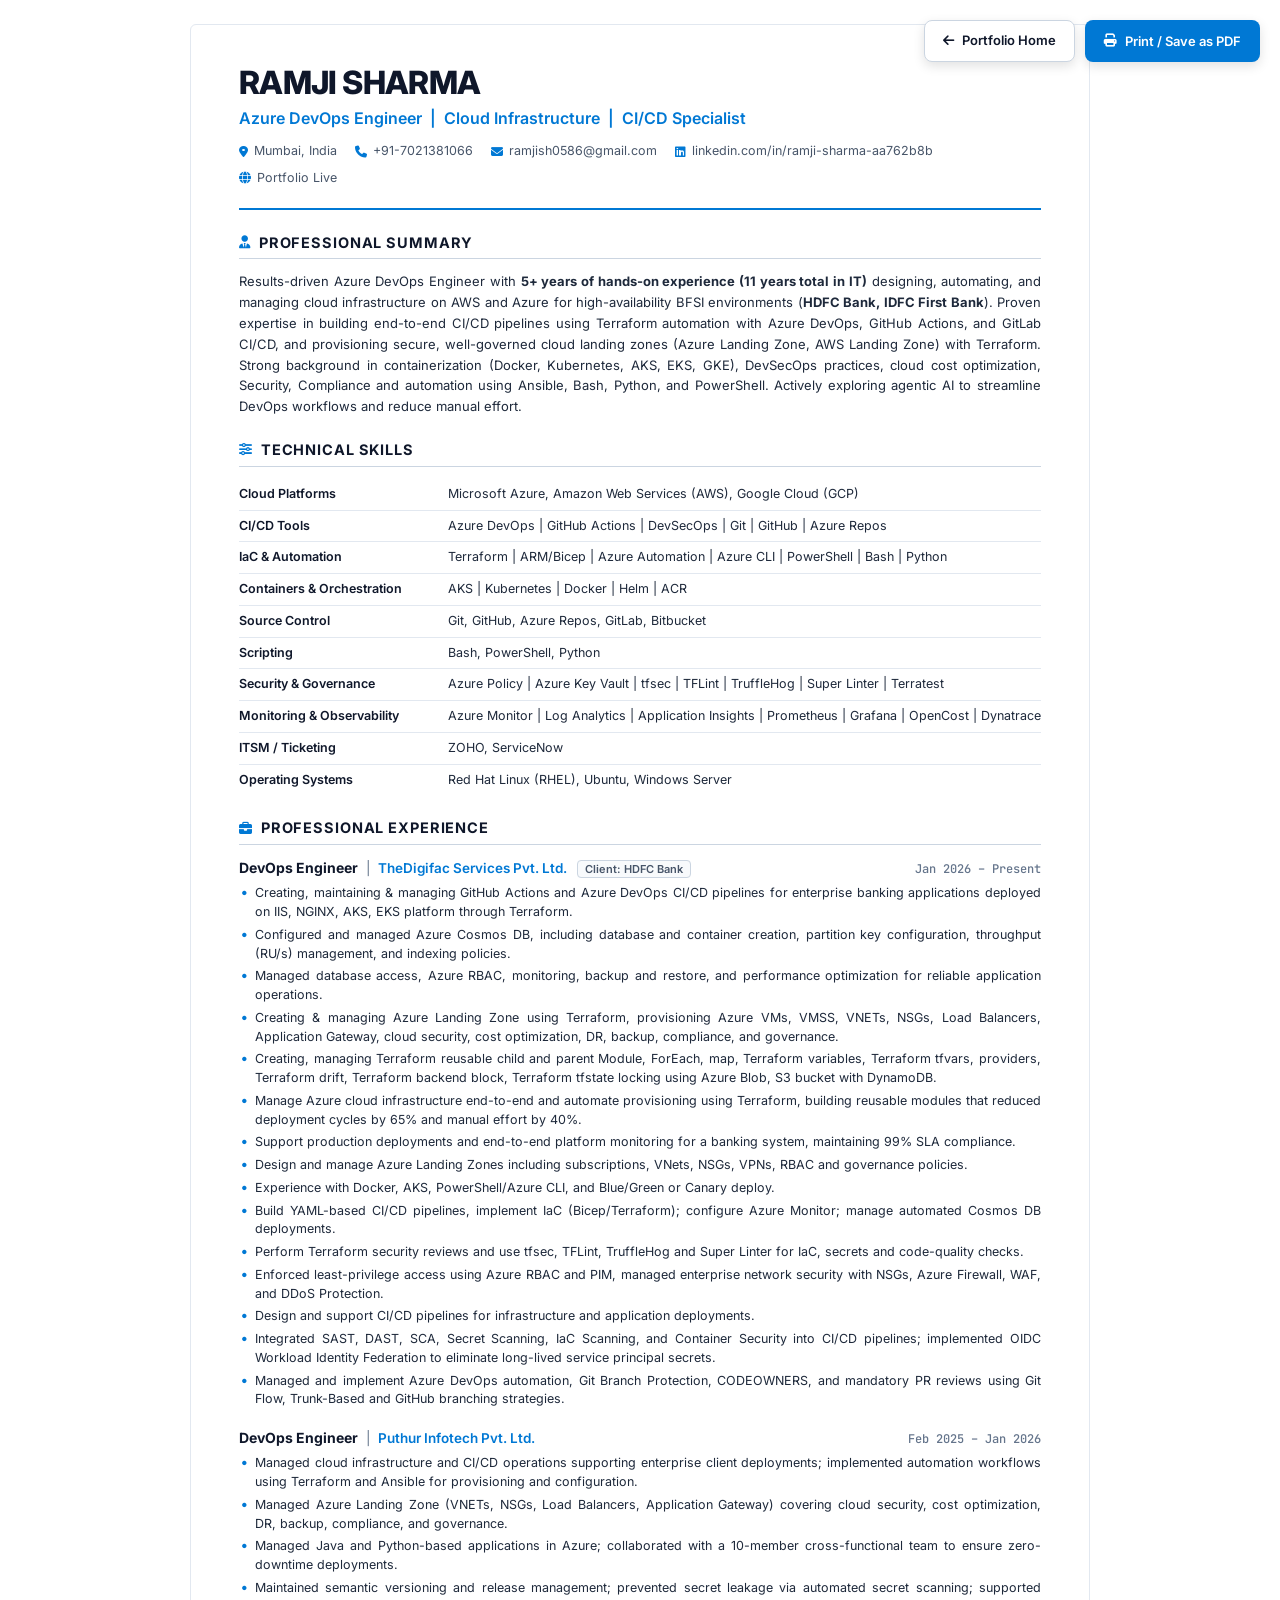
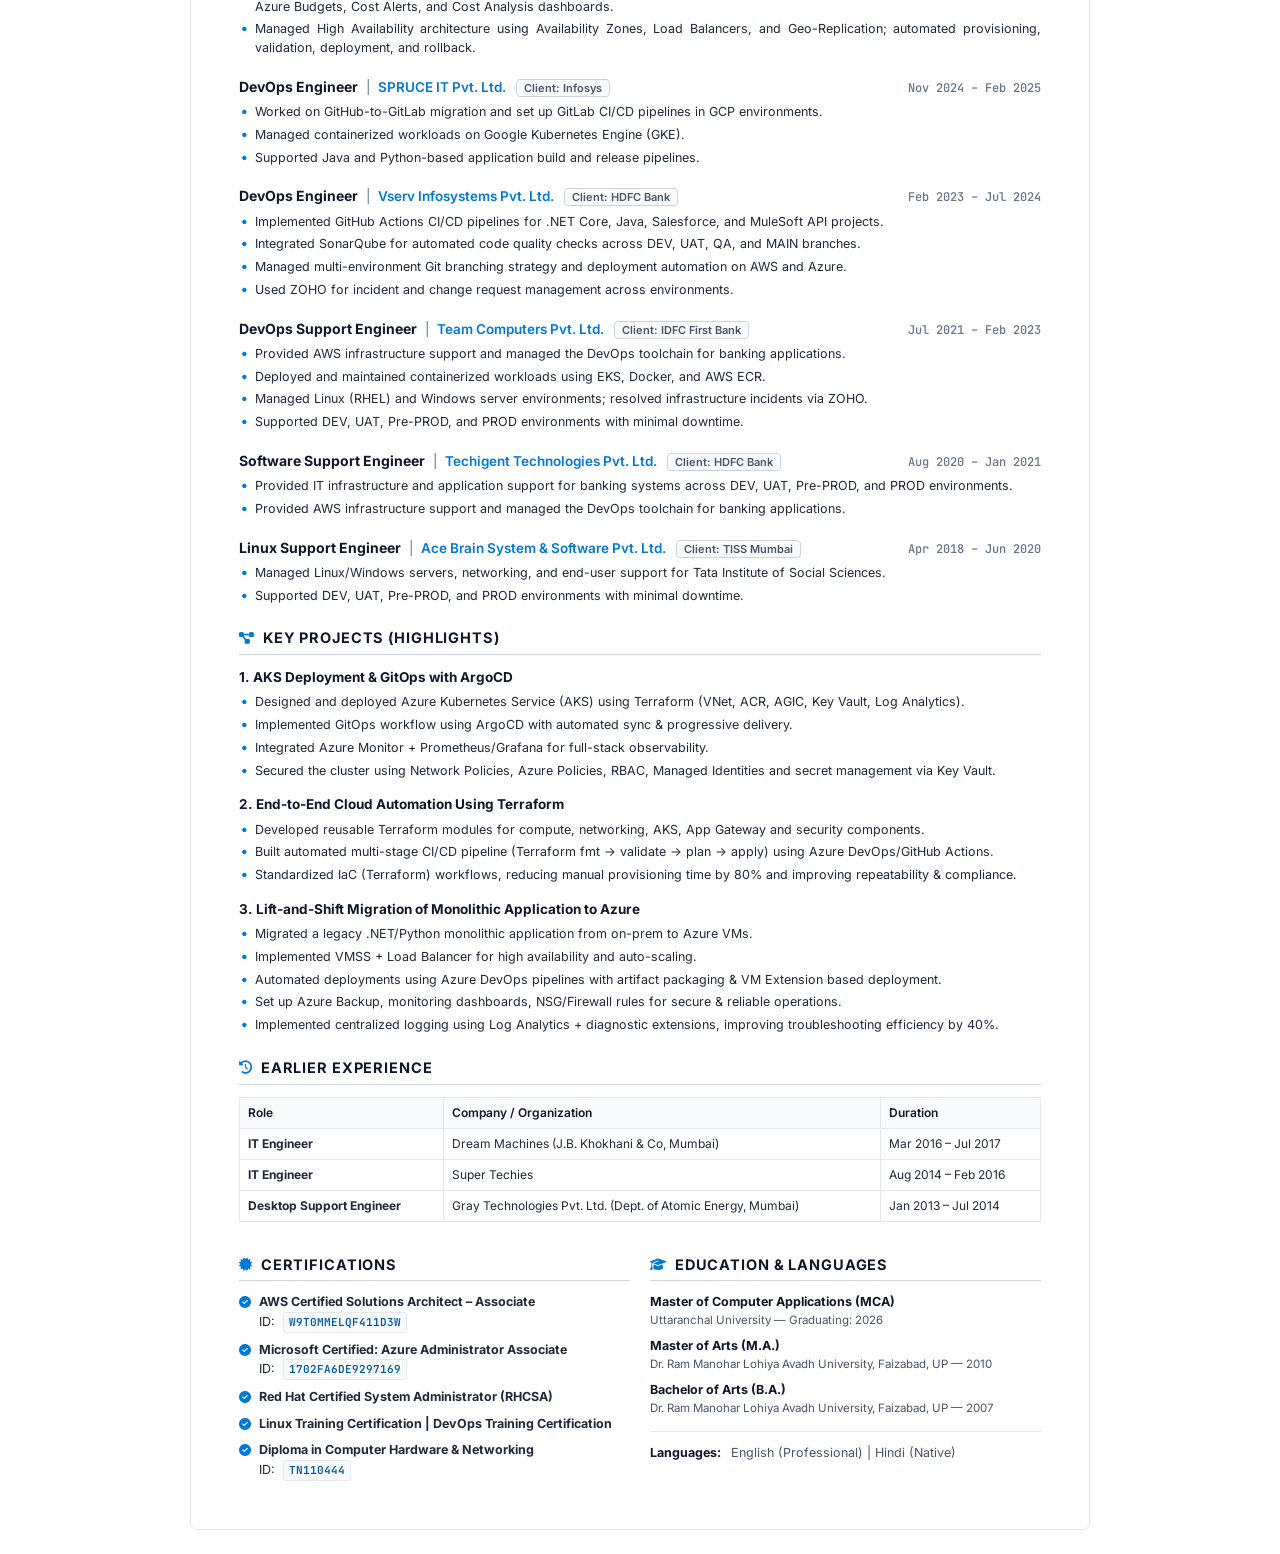
<file: resume.html>
<!DOCTYPE html>
<html lang="en">
<head>
  <meta charset="UTF-8">
  <meta name="viewport" content="width=device-width, initial-scale=1.0">
  <title>Ramji Sharma - Resume | Azure DevOps Engineer</title>
  
  <!-- SEO & ATS Metadata -->
  <meta name="description" content="Resume of Ramji Sharma - Azure DevOps Engineer with 11+ years total IT experience (5+ years in DevOps). Specialized in Terraform, AKS, AWS, Azure Landing Zones, and BFSI enterprise CI/CD.">
  <meta name="author" content="Ramji Sharma">

  <!-- Google Fonts: Inter & JetBrains Mono -->
  <link rel="preconnect" href="https://fonts.googleapis.com">
  <link rel="preconnect" href="https://fonts.gstatic.com" crossorigin>
  <link href="https://fonts.googleapis.com/css2?family=Inter:wght@300;400;500;600;700;800&family=JetBrains+Mono:wght@400;500;600&display=swap" rel="stylesheet">
  
  <!-- Font Awesome 6 Icons -->
  <link rel="stylesheet" href="https://cdnjs.cloudflare.com/ajax/libs/font-awesome/6.5.1/css/all.min.css" integrity="sha512-DTOQO9RWCH3ppGqcWaEA1BIZOC6xxalwEsw9c2QQeAIftl+Vegovlnee1c9QX4TctnWMn13TZye+giMm8e2LwA==" crossorigin="anonymous" referrerpolicy="no-referrer" />

  <style>
    /* ==========================================================================
       RESUME DESIGN SYSTEM - ATS & EXECUTIVE PRINT OPTIMIZED
       ========================================================================== */
    :root {
      --primary: #0078d4;
      --primary-dark: #005a9e;
      --secondary: #0f172a;
      --text: #1e293b;
      --text-muted: #475569;
      --text-light: #64748b;
      --border: #e2e8f0;
      --border-dark: #cbd5e1;
      --bg: #ffffff;
      --surface: #ffffff;
      --accent: #0ea5e9;
      --tag-bg: #f8fafc;
      --font-sans: 'Inter', -apple-system, BlinkMacSystemFont, 'Segoe UI', Roboto, Helvetica, Arial, sans-serif;
      --font-mono: 'JetBrains Mono', monospace;
    }

    *, *::before, *::after {
      box-sizing: border-box;
      margin: 0;
      padding: 0;
    }

    body {
      font-family: var(--font-sans);
      background-color: #ffffff;
      color: var(--text);
      line-height: 1.5;
      font-size: 13.5px;
      -webkit-font-smoothing: antialiased;
      padding: 24px 15px;
    }

    /* Floating Action Bar (Non-Printable) */
    .action-bar {
      position: fixed;
      top: 20px;
      right: 20px;
      display: flex;
      gap: 10px;
      z-index: 1000;
    }

    .action-btn {
      display: inline-flex;
      align-items: center;
      gap: 8px;
      padding: 10px 18px;
      border-radius: 8px;
      font-family: var(--font-sans);
      font-size: 13px;
      font-weight: 600;
      cursor: pointer;
      text-decoration: none;
      transition: all 0.2s ease;
      border: 1px solid transparent;
      box-shadow: 0 4px 12px rgba(0, 0, 0, 0.12);
    }

    .btn-print {
      background: var(--primary);
      color: #fff;
    }

    .btn-print:hover {
      background: var(--primary-dark);
      transform: translateY(-2px);
    }

    .btn-back {
      background: var(--surface);
      color: var(--secondary);
      border-color: var(--border-dark);
    }

    .btn-back:hover {
      background: var(--tag-bg);
      color: var(--primary);
    }

    /* Resume Document Canvas */
    .resume-canvas {
      max-width: 900px;
      margin: 0 auto;
      background: #ffffff;
      border: 1px solid var(--border);
      border-radius: 6px;
      padding: 40px 48px;
      box-shadow: none;
    }

    /* Header Section */
    .resume-header {
      border-bottom: 2px solid var(--primary);
      padding-bottom: 20px;
      margin-bottom: 22px;
      display: flex;
      justify-content: space-between;
      align-items: flex-start;
      gap: 20px;
    }

    .candidate-name {
      font-size: 32px;
      font-weight: 800;
      color: var(--secondary);
      letter-spacing: -0.02em;
      line-height: 1.1;
      margin-bottom: 6px;
    }

    .candidate-title {
      font-size: 16px;
      font-weight: 600;
      color: var(--primary);
      margin-bottom: 12px;
      display: flex;
      align-items: center;
      gap: 8px;
    }

    .contact-details {
      display: flex;
      flex-wrap: wrap;
      gap: 8px 18px;
      font-size: 12.5px;
      color: var(--text-muted);
    }

    .contact-item {
      display: inline-flex;
      align-items: center;
      gap: 6px;
      text-decoration: none;
      color: var(--text-muted);
    }

    .contact-item a {
      color: var(--text-muted);
      text-decoration: none;
      transition: color 0.15s;
    }

    .contact-item a:hover {
      color: var(--primary);
      text-decoration: underline;
    }

    .contact-item i {
      color: var(--primary);
      font-size: 12px;
    }

    /* Section Headings */
    .section-title {
      font-size: 14.5px;
      font-weight: 700;
      text-transform: uppercase;
      letter-spacing: 0.06em;
      color: var(--secondary);
      border-bottom: 1.5px solid var(--border-dark);
      padding-bottom: 5px;
      margin-top: 22px;
      margin-bottom: 12px;
      display: flex;
      align-items: center;
      gap: 8px;
    }

    .section-title i {
      color: var(--primary);
      font-size: 13px;
    }

    /* Professional Summary */
    .summary-text {
      font-size: 13px;
      color: var(--text);
      line-height: 1.6;
      text-align: justify;
    }

    /* Skills Table / Grid */
    .skills-table {
      width: 100%;
      border-collapse: collapse;
      margin-top: 4px;
    }

    .skills-table tr {
      border-bottom: 1px solid var(--border);
    }

    .skills-table tr:last-child {
      border-bottom: none;
    }

    .skill-cat {
      width: 26%;
      padding: 6px 10px 6px 0;
      font-weight: 600;
      color: var(--secondary);
      font-size: 12.5px;
      vertical-align: top;
    }

    .skill-val {
      width: 74%;
      padding: 6px 0;
      color: var(--text);
      font-size: 12.5px;
      line-height: 1.5;
    }

    /* Work Experience & Projects */
    .exp-item {
      margin-bottom: 18px;
      page-break-inside: avoid;
    }

    .exp-item:last-child {
      margin-bottom: 0;
    }

    .exp-header {
      display: flex;
      justify-content: space-between;
      align-items: baseline;
      margin-bottom: 2px;
    }

    .exp-role {
      font-size: 14px;
      font-weight: 700;
      color: var(--secondary);
    }

    .exp-company {
      font-weight: 600;
      color: var(--primary);
    }

    .exp-date {
      font-size: 12px;
      font-family: var(--font-mono);
      font-weight: 500;
      color: var(--text-light);
      white-space: nowrap;
    }

    .client-tag {
      font-size: 11px;
      font-weight: 600;
      background: var(--tag-bg);
      border: 1px solid var(--border-dark);
      padding: 1px 7px;
      border-radius: 4px;
      color: var(--text-muted);
      margin-left: 6px;
    }

    .bullet-list {
      list-style-type: none;
      padding-left: 0;
      margin-top: 6px;
      margin-bottom: 6px;
    }

    .bullet-list li {
      position: relative;
      padding-left: 16px;
      margin-bottom: 4px;
      font-size: 12.5px;
      color: var(--text);
      line-height: 1.5;
      text-align: justify;
    }

    .bullet-list li::before {
      content: "•";
      position: absolute;
      left: 2px;
      color: var(--primary);
      font-weight: bold;
      font-size: 14px;
      line-height: 1.2;
    }

    /* Key Projects Section */
    .project-item {
      margin-bottom: 14px;
      page-break-inside: avoid;
    }

    .project-title {
      font-size: 13.5px;
      font-weight: 700;
      color: var(--secondary);
      margin-bottom: 4px;
      display: flex;
      align-items: center;
      gap: 6px;
    }

    /* Certifications & Education Grid */
    .two-col-grid {
      display: grid;
      grid-template-columns: 1fr 1fr;
      gap: 20px;
    }

    .cert-item {
      display: flex;
      align-items: flex-start;
      gap: 8px;
      margin-bottom: 8px;
      font-size: 12.5px;
      color: var(--text);
    }

    .cert-item i {
      color: var(--primary);
      margin-top: 3px;
      font-size: 12px;
    }

    .cert-id {
      font-family: var(--font-mono);
      font-size: 11px;
      color: var(--primary-dark);
      font-weight: 600;
      background: var(--tag-bg);
      padding: 1px 5px;
      border-radius: 3px;
      border: 1px solid var(--border);
      display: inline-block;
      margin-left: 4px;
    }

    .edu-item {
      margin-bottom: 8px;
      font-size: 12.5px;
    }

    .edu-degree {
      font-weight: 700;
      color: var(--secondary);
    }

    .edu-meta {
      color: var(--text-muted);
      font-size: 11.5px;
    }

    /* Earlier Experience Table */
    .earlier-table {
      width: 100%;
      border-collapse: collapse;
      font-size: 12px;
      margin-top: 6px;
    }

    .earlier-table th {
      text-align: left;
      padding: 6px 8px;
      background: var(--tag-bg);
      border: 1px solid var(--border);
      font-weight: 600;
      color: var(--secondary);
    }

    .earlier-table td {
      padding: 6px 8px;
      border: 1px solid var(--border);
      color: var(--text);
    }

    /* ==========================================================================
       PRINT STYLESHEET (A4 OPTIMIZED, ZERO UNNECESSARY UI)
       ========================================================================== */
    @media print {
      @page {
        size: A4;
        margin: 12mm 14mm 14mm 14mm;
      }

      body {
        background: #ffffff !important;
        color: #000000 !important;
        padding: 0 !important;
        font-size: 11.5pt;
        line-height: 1.45;
      }

      .action-bar {
        display: none !important;
      }

      .resume-canvas {
        max-width: 100% !important;
        border: none !important;
        border-radius: 0 !important;
        padding: 0 !important;
        box-shadow: none !important;
      }

      .candidate-name {
        color: #000000 !important;
        font-size: 24pt !important;
      }

      .candidate-title {
        color: #005a9e !important;
        font-size: 12.5pt !important;
      }

      .section-title {
        color: #000000 !important;
        border-bottom-color: #333333 !important;
        font-size: 11.5pt !important;
        margin-top: 14pt !important;
        margin-bottom: 8pt !important;
      }

      .section-title i,
      .contact-item i,
      .cert-item i {
        color: #005a9e !important;
      }

      .exp-role {
        color: #000000 !important;
        font-size: 11pt !important;
      }

      .exp-company {
        color: #005a9e !important;
      }

      .bullet-list li::before {
        color: #005a9e !important;
      }

      .cert-id {
        border-color: #cccccc !important;
        background: #f0f0f0 !important;
        color: #000000 !important;
      }

      .page-break {
        page-break-before: always;
      }
    }
  </style>
</head>
<body>

  <!-- Floating Actions (Hidden on Print) -->
  <div class="action-bar">
    <a href="index.html" class="action-btn btn-back">
      <i class="fa-solid fa-arrow-left"></i>
      <span>Portfolio Home</span>
    </a>
    <button onclick="window.print()" class="action-btn btn-print">
      <i class="fa-solid fa-print"></i>
      <span>Print / Save as PDF</span>
    </button>
  </div>

  <!-- Printable Resume Sheet -->
  <main class="resume-canvas">
    
    <!-- HEADER -->
    <header class="resume-header">
      <div>
        <h1 class="candidate-name">RAMJI SHARMA</h1>
        <div class="candidate-title">
          <span>Azure DevOps Engineer</span>
          <span>|</span>
          <span>Cloud Infrastructure</span>
          <span>|</span>
          <span>CI/CD Specialist</span>
        </div>
        <div class="contact-details">
          <div class="contact-item">
            <i class="fa-solid fa-location-dot"></i>
            <span>Mumbai, India</span>
          </div>
          <div class="contact-item">
            <i class="fa-solid fa-phone"></i>
            <a href="tel:+917021381066">+91-7021381066</a>
          </div>
          <div class="contact-item">
            <i class="fa-solid fa-envelope"></i>
            <a href="mailto:ramjish0586@gmail.com">ramjish0586@gmail.com</a>
          </div>
          <div class="contact-item">
            <i class="fa-brands fa-linkedin"></i>
            <a href="https://www.linkedin.com/in/ramji-sharma-aa762b8b/" target="_blank" rel="noopener noreferrer">linkedin.com/in/ramji-sharma-aa762b8b</a>
          </div>
          <div class="contact-item">
            <i class="fa-solid fa-globe"></i>
            <a href="https://ramjish.github.io/Portfolio_Ramji-Sharma/" target="_blank" rel="noopener noreferrer">Portfolio Live</a>
          </div>
        </div>
      </div>
    </header>

    <!-- PROFESSIONAL SUMMARY -->
    <section>
      <h2 class="section-title"><i class="fa-solid fa-user-tie"></i> Professional Summary</h2>
      <p class="summary-text">
        Results-driven Azure DevOps Engineer with <strong>5+ years of hands-on experience (11 years total in IT)</strong> designing, automating, and managing cloud infrastructure on AWS and Azure for high-availability BFSI environments (<strong>HDFC Bank, IDFC First Bank</strong>). Proven expertise in building end-to-end CI/CD pipelines using Terraform automation with Azure DevOps, GitHub Actions, and GitLab CI/CD, and provisioning secure, well-governed cloud landing zones (Azure Landing Zone, AWS Landing Zone) with Terraform. Strong background in containerization (Docker, Kubernetes, AKS, EKS, GKE), DevSecOps practices, cloud cost optimization, Security, Compliance and automation using Ansible, Bash, Python, and PowerShell. Actively exploring agentic AI to streamline DevOps workflows and reduce manual effort.
      </p>
    </section>

    <!-- TECHNICAL SKILLS -->
    <section>
      <h2 class="section-title"><i class="fa-solid fa-sliders"></i> Technical Skills</h2>
      <table class="skills-table">
        <tbody>
          <tr>
            <td class="skill-cat">Cloud Platforms</td>
            <td class="skill-val">Microsoft Azure, Amazon Web Services (AWS), Google Cloud (GCP)</td>
          </tr>
          <tr>
            <td class="skill-cat">CI/CD Tools</td>
            <td class="skill-val">Azure DevOps | GitHub Actions | DevSecOps | Git | GitHub | Azure Repos</td>
          </tr>
          <tr>
            <td class="skill-cat">IaC & Automation</td>
            <td class="skill-val">Terraform | ARM/Bicep | Azure Automation | Azure CLI | PowerShell | Bash | Python</td>
          </tr>
          <tr>
            <td class="skill-cat">Containers & Orchestration</td>
            <td class="skill-val">AKS | Kubernetes | Docker | Helm | ACR</td>
          </tr>
          <tr>
            <td class="skill-cat">Source Control</td>
            <td class="skill-val">Git, GitHub, Azure Repos, GitLab, Bitbucket</td>
          </tr>
          <tr>
            <td class="skill-cat">Scripting</td>
            <td class="skill-val">Bash, PowerShell, Python</td>
          </tr>
          <tr>
            <td class="skill-cat">Security & Governance</td>
            <td class="skill-val">Azure Policy | Azure Key Vault | tfsec | TFLint | TruffleHog | Super Linter | Terratest</td>
          </tr>
          <tr>
            <td class="skill-cat">Monitoring & Observability</td>
            <td class="skill-val">Azure Monitor | Log Analytics | Application Insights | Prometheus | Grafana | OpenCost | Dynatrace</td>
          </tr>
          <tr>
            <td class="skill-cat">ITSM / Ticketing</td>
            <td class="skill-val">ZOHO, ServiceNow</td>
          </tr>
          <tr>
            <td class="skill-cat">Operating Systems</td>
            <td class="skill-val">Red Hat Linux (RHEL), Ubuntu, Windows Server</td>
          </tr>
        </tbody>
      </table>
    </section>

    <!-- PROFESSIONAL EXPERIENCE -->
    <section>
      <h2 class="section-title"><i class="fa-solid fa-briefcase"></i> Professional Experience</h2>

      <!-- TheDigifac Services / HDFC Bank -->
      <div class="exp-item">
        <div class="exp-header">
          <div>
            <span class="exp-role">DevOps Engineer</span>
            <span style="color: var(--text-light); margin: 0 4px;">|</span>
            <span class="exp-company">TheDigifac Services Pvt. Ltd.</span>
            <span class="client-tag">Client: HDFC Bank</span>
          </div>
          <span class="exp-date">Jan 2026 – Present</span>
        </div>
        <ul class="bullet-list">
          <li>Creating, maintaining & managing GitHub Actions and Azure DevOps CI/CD pipelines for enterprise banking applications deployed on IIS, NGINX, AKS, EKS platform through Terraform.</li>
          <li>Configured and managed Azure Cosmos DB, including database and container creation, partition key configuration, throughput (RU/s) management, and indexing policies.</li>
          <li>Managed database access, Azure RBAC, monitoring, backup and restore, and performance optimization for reliable application operations.</li>
          <li>Creating & managing Azure Landing Zone using Terraform, provisioning Azure VMs, VMSS, VNETs, NSGs, Load Balancers, Application Gateway, cloud security, cost optimization, DR, backup, compliance, and governance.</li>
          <li>Creating, managing Terraform reusable child and parent Module, ForEach, map, Terraform variables, Terraform tfvars, providers, Terraform drift, Terraform backend block, Terraform tfstate locking using Azure Blob, S3 bucket with DynamoDB.</li>
          <li>Manage Azure cloud infrastructure end-to-end and automate provisioning using Terraform, building reusable modules that reduced deployment cycles by 65% and manual effort by 40%.</li>
          <li>Support production deployments and end-to-end platform monitoring for a banking system, maintaining 99% SLA compliance.</li>
          <li>Design and manage Azure Landing Zones including subscriptions, VNets, NSGs, VPNs, RBAC and governance policies.</li>
          <li>Experience with Docker, AKS, PowerShell/Azure CLI, and Blue/Green or Canary deploy.</li>
          <li>Build YAML-based CI/CD pipelines, implement IaC (Bicep/Terraform); configure Azure Monitor; manage automated Cosmos DB deployments.</li>
          <li>Perform Terraform security reviews and use tfsec, TFLint, TruffleHog and Super Linter for IaC, secrets and code-quality checks.</li>
          <li>Enforced least-privilege access using Azure RBAC and PIM, managed enterprise network security with NSGs, Azure Firewall, WAF, and DDoS Protection.</li>
          <li>Design and support CI/CD pipelines for infrastructure and application deployments.</li>
          <li>Integrated SAST, DAST, SCA, Secret Scanning, IaC Scanning, and Container Security into CI/CD pipelines; implemented OIDC Workload Identity Federation to eliminate long-lived service principal secrets.</li>
          <li>Managed and implement Azure DevOps automation, Git Branch Protection, CODEOWNERS, and mandatory PR reviews using Git Flow, Trunk-Based and GitHub branching strategies.</li>
        </ul>
      </div>

      <!-- Puthur Infotech -->
      <div class="exp-item">
        <div class="exp-header">
          <div>
            <span class="exp-role">DevOps Engineer</span>
            <span style="color: var(--text-light); margin: 0 4px;">|</span>
            <span class="exp-company">Puthur Infotech Pvt. Ltd.</span>
          </div>
          <span class="exp-date">Feb 2025 – Jan 2026</span>
        </div>
        <ul class="bullet-list">
          <li>Managed cloud infrastructure and CI/CD operations supporting enterprise client deployments; implemented automation workflows using Terraform and Ansible for provisioning and configuration.</li>
          <li>Managed Azure Landing Zone (VNETs, NSGs, Load Balancers, Application Gateway) covering cloud security, cost optimization, DR, backup, compliance, and governance.</li>
          <li>Managed Java and Python-based applications in Azure; collaborated with a 10-member cross-functional team to ensure zero-downtime deployments.</li>
          <li>Maintained semantic versioning and release management; prevented secret leakage via automated secret scanning; supported Azure Budgets, Cost Alerts, and Cost Analysis dashboards.</li>
          <li>Managed High Availability architecture using Availability Zones, Load Balancers, and Geo-Replication; automated provisioning, validation, deployment, and rollback.</li>
        </ul>
      </div>

      <!-- SPRUCE IT / Infosys -->
      <div class="exp-item">
        <div class="exp-header">
          <div>
            <span class="exp-role">DevOps Engineer</span>
            <span style="color: var(--text-light); margin: 0 4px;">|</span>
            <span class="exp-company">SPRUCE IT Pvt. Ltd.</span>
            <span class="client-tag">Client: Infosys</span>
          </div>
          <span class="exp-date">Nov 2024 – Feb 2025</span>
        </div>
        <ul class="bullet-list">
          <li>Worked on GitHub-to-GitLab migration and set up GitLab CI/CD pipelines in GCP environments.</li>
          <li>Managed containerized workloads on Google Kubernetes Engine (GKE).</li>
          <li>Supported Java and Python-based application build and release pipelines.</li>
        </ul>
      </div>

      <!-- Vserv Infosystems / HDFC Bank -->
      <div class="exp-item">
        <div class="exp-header">
          <div>
            <span class="exp-role">DevOps Engineer</span>
            <span style="color: var(--text-light); margin: 0 4px;">|</span>
            <span class="exp-company">Vserv Infosystems Pvt. Ltd.</span>
            <span class="client-tag">Client: HDFC Bank</span>
          </div>
          <span class="exp-date">Feb 2023 – Jul 2024</span>
        </div>
        <ul class="bullet-list">
          <li>Implemented GitHub Actions CI/CD pipelines for .NET Core, Java, Salesforce, and MuleSoft API projects.</li>
          <li>Integrated SonarQube for automated code quality checks across DEV, UAT, QA, and MAIN branches.</li>
          <li>Managed multi-environment Git branching strategy and deployment automation on AWS and Azure.</li>
          <li>Used ZOHO for incident and change request management across environments.</li>
        </ul>
      </div>

      <!-- Team Computers / IDFC First Bank -->
      <div class="exp-item">
        <div class="exp-header">
          <div>
            <span class="exp-role">DevOps Support Engineer</span>
            <span style="color: var(--text-light); margin: 0 4px;">|</span>
            <span class="exp-company">Team Computers Pvt. Ltd.</span>
            <span class="client-tag">Client: IDFC First Bank</span>
          </div>
          <span class="exp-date">Jul 2021 – Feb 2023</span>
        </div>
        <ul class="bullet-list">
          <li>Provided AWS infrastructure support and managed the DevOps toolchain for banking applications.</li>
          <li>Deployed and maintained containerized workloads using EKS, Docker, and AWS ECR.</li>
          <li>Managed Linux (RHEL) and Windows server environments; resolved infrastructure incidents via ZOHO.</li>
          <li>Supported DEV, UAT, Pre-PROD, and PROD environments with minimal downtime.</li>
        </ul>
      </div>

      <!-- Techigent Technologies / HDFC Bank -->
      <div class="exp-item">
        <div class="exp-header">
          <div>
            <span class="exp-role">Software Support Engineer</span>
            <span style="color: var(--text-light); margin: 0 4px;">|</span>
            <span class="exp-company">Techigent Technologies Pvt. Ltd.</span>
            <span class="client-tag">Client: HDFC Bank</span>
          </div>
          <span class="exp-date">Aug 2020 – Jan 2021</span>
        </div>
        <ul class="bullet-list">
          <li>Provided IT infrastructure and application support for banking systems across DEV, UAT, Pre-PROD, and PROD environments.</li>
          <li>Provided AWS infrastructure support and managed the DevOps toolchain for banking applications.</li>
        </ul>
      </div>

      <!-- Ace Brain / TISS Mumbai -->
      <div class="exp-item">
        <div class="exp-header">
          <div>
            <span class="exp-role">Linux Support Engineer</span>
            <span style="color: var(--text-light); margin: 0 4px;">|</span>
            <span class="exp-company">Ace Brain System & Software Pvt. Ltd.</span>
            <span class="client-tag">Client: TISS Mumbai</span>
          </div>
          <span class="exp-date">Apr 2018 – Jun 2020</span>
        </div>
        <ul class="bullet-list">
          <li>Managed Linux/Windows servers, networking, and end-user support for Tata Institute of Social Sciences.</li>
          <li>Supported DEV, UAT, Pre-PROD, and PROD environments with minimal downtime.</li>
        </ul>
      </div>
    </section>

    <!-- KEY PROJECTS (HIGHLIGHTS) -->
    <section>
      <h2 class="section-title"><i class="fa-solid fa-diagram-project"></i> Key Projects (Highlights)</h2>

      <!-- Project 1 -->
      <div class="project-item">
        <h3 class="project-title">1. AKS Deployment & GitOps with ArgoCD</h3>
        <ul class="bullet-list">
          <li>Designed and deployed Azure Kubernetes Service (AKS) using Terraform (VNet, ACR, AGIC, Key Vault, Log Analytics).</li>
          <li>Implemented GitOps workflow using ArgoCD with automated sync & progressive delivery.</li>
          <li>Integrated Azure Monitor + Prometheus/Grafana for full-stack observability.</li>
          <li>Secured the cluster using Network Policies, Azure Policies, RBAC, Managed Identities and secret management via Key Vault.</li>
        </ul>
      </div>

      <!-- Project 2 -->
      <div class="project-item">
        <h3 class="project-title">2. End-to-End Cloud Automation Using Terraform</h3>
        <ul class="bullet-list">
          <li>Developed reusable Terraform modules for compute, networking, AKS, App Gateway and security components.</li>
          <li>Built automated multi-stage CI/CD pipeline (Terraform fmt &rarr; validate &rarr; plan &rarr; apply) using Azure DevOps/GitHub Actions.</li>
          <li>Standardized IaC (Terraform) workflows, reducing manual provisioning time by 80% and improving repeatability & compliance.</li>
        </ul>
      </div>

      <!-- Project 3 -->
      <div class="project-item">
        <h3 class="project-title">3. Lift-and-Shift Migration of Monolithic Application to Azure</h3>
        <ul class="bullet-list">
          <li>Migrated a legacy .NET/Python monolithic application from on-prem to Azure VMs.</li>
          <li>Implemented VMSS + Load Balancer for high availability and auto-scaling.</li>
          <li>Automated deployments using Azure DevOps pipelines with artifact packaging & VM Extension based deployment.</li>
          <li>Set up Azure Backup, monitoring dashboards, NSG/Firewall rules for secure & reliable operations.</li>
          <li>Implemented centralized logging using Log Analytics + diagnostic extensions, improving troubleshooting efficiency by 40%.</li>
        </ul>
      </div>
    </section>

    <!-- EARLIER EXPERIENCE -->
    <section>
      <h2 class="section-title"><i class="fa-solid fa-clock-rotate-left"></i> Earlier Experience</h2>
      <table class="earlier-table">
        <thead>
          <tr>
            <th>Role</th>
            <th>Company / Organization</th>
            <th>Duration</th>
          </tr>
        </thead>
        <tbody>
          <tr>
            <td><strong>IT Engineer</strong></td>
            <td>Dream Machines (J.B. Khokhani & Co, Mumbai)</td>
            <td>Mar 2016 – Jul 2017</td>
          </tr>
          <tr>
            <td><strong>IT Engineer</strong></td>
            <td>Super Techies</td>
            <td>Aug 2014 – Feb 2016</td>
          </tr>
          <tr>
            <td><strong>Desktop Support Engineer</strong></td>
            <td>Gray Technologies Pvt. Ltd. (Dept. of Atomic Energy, Mumbai)</td>
            <td>Jan 2013 – Jul 2014</td>
          </tr>
        </tbody>
      </table>
    </section>

    <!-- CERTIFICATIONS & EDUCATION (2 COLUMNS) -->
    <div class="two-col-grid" style="margin-top: 10px;">
      <!-- CERTIFICATIONS -->
      <section>
        <h2 class="section-title"><i class="fa-solid fa-certificate"></i> Certifications</h2>
        <div class="cert-item">
          <i class="fa-solid fa-check-circle"></i>
          <div>
            <strong>AWS Certified Solutions Architect – Associate</strong>
            <div>ID: <span class="cert-id">W9T0MMELQF411D3W</span></div>
          </div>
        </div>
        <div class="cert-item">
          <i class="fa-solid fa-check-circle"></i>
          <div>
            <strong>Microsoft Certified: Azure Administrator Associate</strong>
            <div>ID: <span class="cert-id">1702FA6DE9297169</span></div>
          </div>
        </div>
        <div class="cert-item">
          <i class="fa-solid fa-check-circle"></i>
          <div><strong>Red Hat Certified System Administrator (RHCSA)</strong></div>
        </div>
        <div class="cert-item">
          <i class="fa-solid fa-check-circle"></i>
          <div><strong>Linux Training Certification | DevOps Training Certification</strong></div>
        </div>
        <div class="cert-item">
          <i class="fa-solid fa-check-circle"></i>
          <div>
            <strong>Diploma in Computer Hardware & Networking</strong>
            <div>ID: <span class="cert-id">TN110444</span></div>
          </div>
        </div>
      </section>

      <!-- EDUCATION & LANGUAGES -->
      <section>
        <h2 class="section-title"><i class="fa-solid fa-graduation-cap"></i> Education & Languages</h2>
        <div class="edu-item">
          <div class="edu-degree">Master of Computer Applications (MCA)</div>
          <div class="edu-meta">Uttaranchal University — Graduating: 2026</div>
        </div>
        <div class="edu-item">
          <div class="edu-degree">Master of Arts (M.A.)</div>
          <div class="edu-meta">Dr. Ram Manohar Lohiya Avadh University, Faizabad, UP — 2010</div>
        </div>
        <div class="edu-item">
          <div class="edu-degree">Bachelor of Arts (B.A.)</div>
          <div class="edu-meta">Dr. Ram Manohar Lohiya Avadh University, Faizabad, UP — 2007</div>
        </div>
        <div style="margin-top: 14px; padding-top: 10px; border-top: 1px solid var(--border);">
          <strong style="color: var(--secondary); font-size: 12.5px;">Languages:</strong>
          <span style="font-size: 12.5px; color: var(--text-muted); margin-left: 6px;">English (Professional) | Hindi (Native)</span>
        </div>
      </section>
    </div>

  </main>
</body>
</html>
</file>
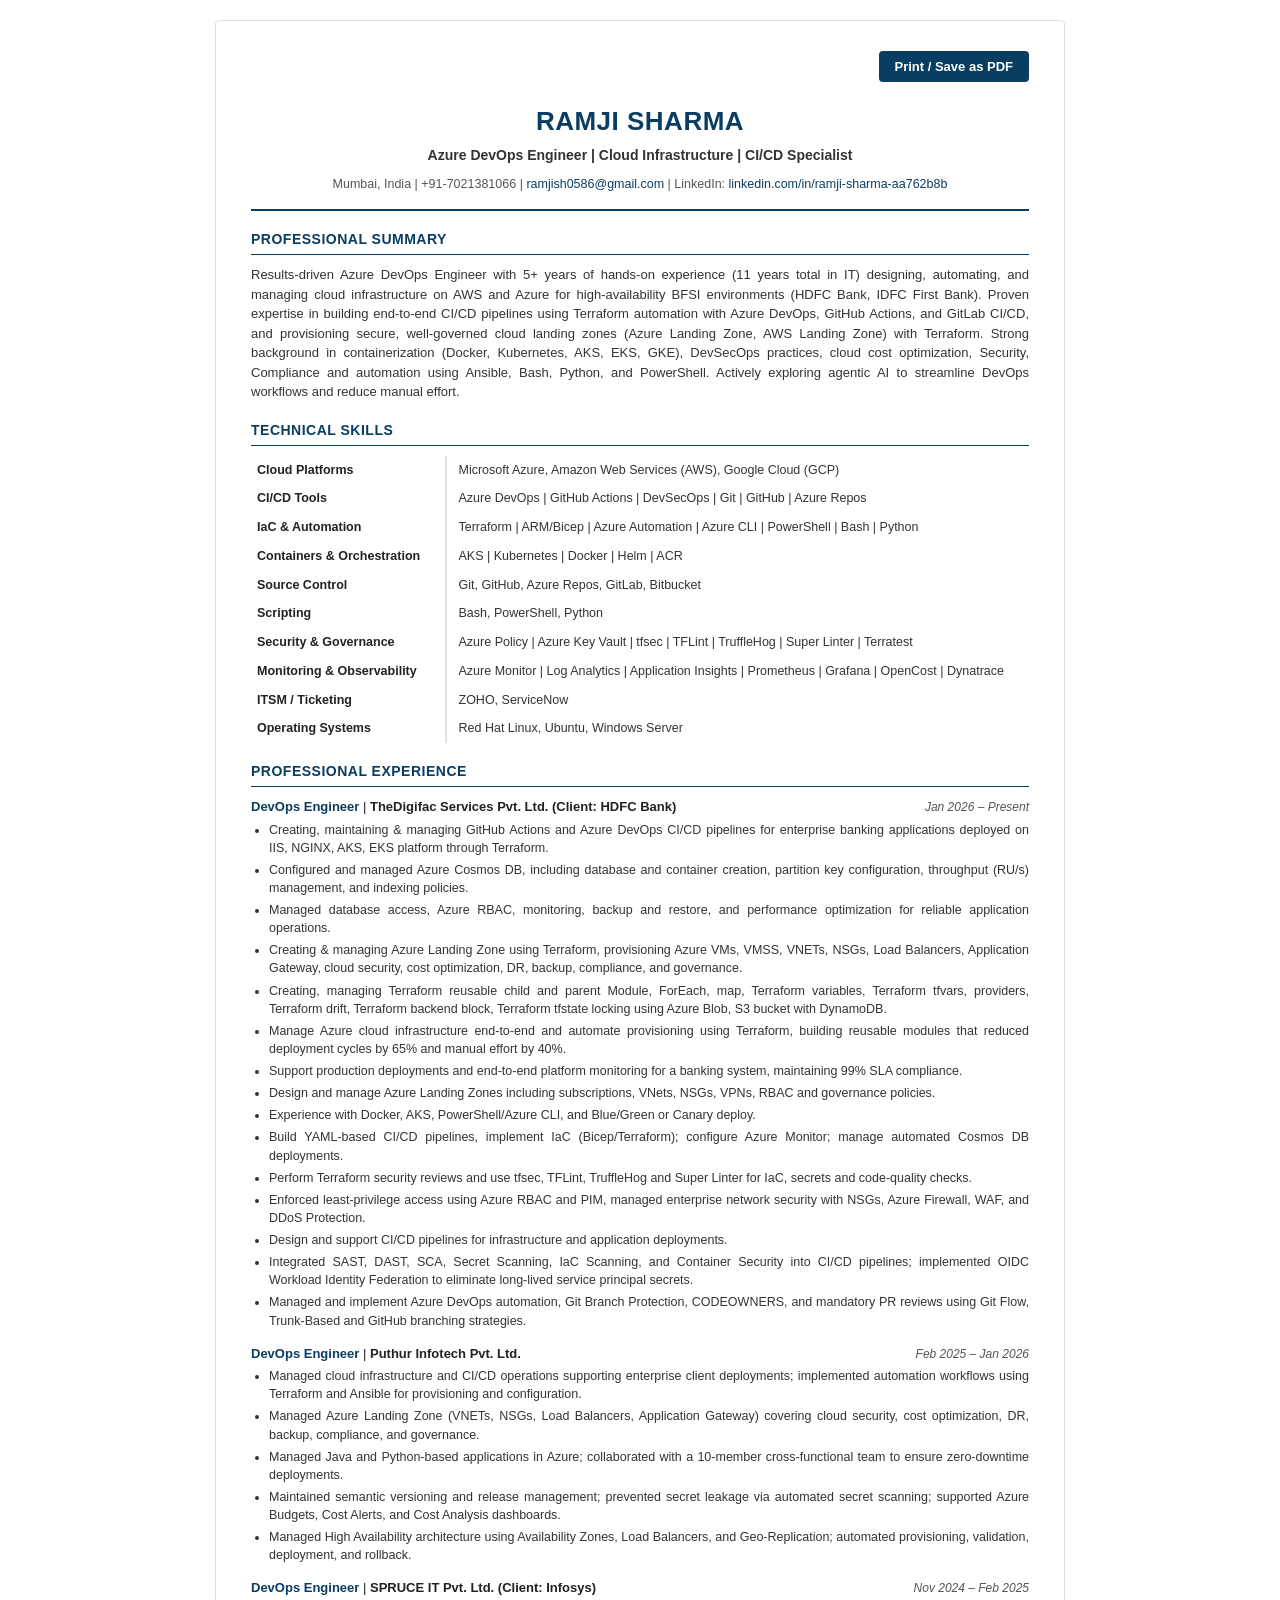
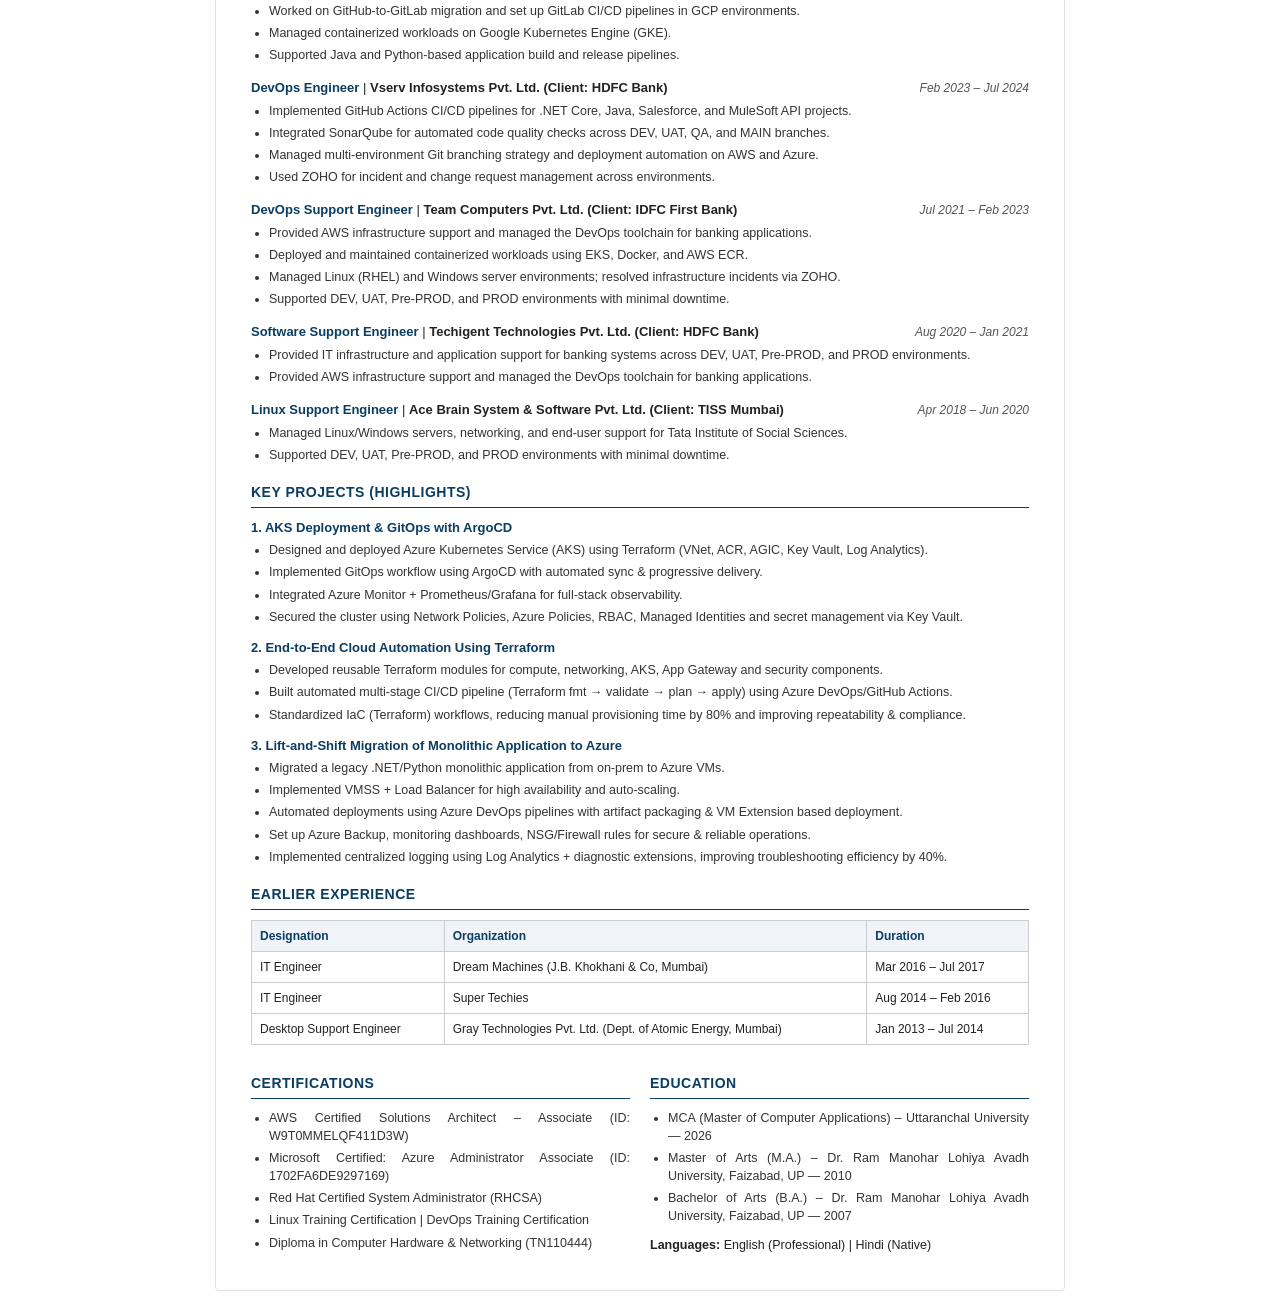
<file: simple-resume.html>
<!DOCTYPE html>
<html lang="en">
<head>
  <meta charset="UTF-8">
  <meta name="viewport" content="width=device-width, initial-scale=1.0">
  <title>Ramji Sharma - Resume</title>
  <style>
    /* Simple, Clean, ATS-Friendly Resume Styling */
    * {
      box-sizing: border-box;
      margin: 0;
      padding: 0;
    }

    body {
      font-family: Arial, Helvetica, sans-serif;
      background-color: #ffffff;
      color: #222222;
      line-height: 1.5;
      font-size: 13px;
      padding: 20px 15px;
    }

    .resume-container {
      max-width: 850px;
      margin: 0 auto;
      background: #ffffff;
      padding: 30px 35px;
      border: 1px solid #e0e0e0;
      border-radius: 4px;
    }

    /* Print Button Bar */
    .print-bar {
      text-align: right;
      margin-bottom: 20px;
    }

    .print-btn {
      background: #0a3d62;
      color: #ffffff;
      border: none;
      padding: 8px 16px;
      font-size: 13px;
      cursor: pointer;
      border-radius: 4px;
      font-weight: bold;
    }

    .print-btn:hover {
      background: #072a44;
    }

    /* Header */
    .header {
      text-align: center;
      border-bottom: 2px solid #0a3d62;
      padding-bottom: 15px;
      margin-bottom: 18px;
    }

    .header h1 {
      font-size: 26px;
      color: #0a3d62;
      text-transform: uppercase;
      letter-spacing: 0.5px;
      margin-bottom: 4px;
    }

    .header .subtitle {
      font-size: 14px;
      font-weight: bold;
      color: #333333;
      margin-bottom: 8px;
    }

    .header .contact-info {
      font-size: 12.5px;
      color: #555555;
      line-height: 1.6;
    }

    .header .contact-info a {
      color: #0a3d62;
      text-decoration: none;
    }

    .header .contact-info a:hover {
      text-decoration: underline;
    }

    /* Section Headings */
    h2 {
      font-size: 14px;
      color: #0a3d62;
      text-transform: uppercase;
      letter-spacing: 0.5px;
      border-bottom: 1.5px solid #0a3d62;
      padding-bottom: 4px;
      margin-top: 18px;
      margin-bottom: 10px;
    }

    p {
      margin-bottom: 6px;
      color: #333333;
      text-align: justify;
    }

    /* Technical Skills Table */
    .skills-table {
      width: 100%;
      border-collapse: collapse;
      margin-bottom: 10px;
    }

    .skills-table td {
      padding: 5px 6px;
      vertical-align: top;
      font-size: 12.5px;
    }

    .skills-table td.skill-title {
      font-weight: bold;
      color: #222222;
      width: 25%;
      border-right: 2px solid #e0e0e0;
    }

    .skills-table td.skill-desc {
      width: 75%;
      padding-left: 12px;
      color: #333333;
    }

    /* Professional Experience */
    .job-block {
      margin-bottom: 14px;
    }

    .job-header {
      display: flex;
      justify-content: space-between;
      align-items: baseline;
      font-size: 13px;
      margin-bottom: 4px;
    }

    .job-title {
      font-weight: bold;
      color: #0a3d62;
    }

    .job-company {
      font-weight: bold;
      color: #222222;
    }

    .job-date {
      font-size: 12px;
      font-style: italic;
      color: #555555;
      white-space: nowrap;
    }

    /* Bullet Points */
    ul {
      margin-left: 18px;
      margin-bottom: 8px;
    }

    li {
      margin-bottom: 4px;
      color: #333333;
      text-align: justify;
      font-size: 12.5px;
      line-height: 1.45;
    }

    /* Projects */
    .project-block {
      margin-bottom: 12px;
    }

    .project-title {
      font-weight: bold;
      color: #0a3d62;
      font-size: 13px;
      margin-bottom: 4px;
    }

    /* Earlier Experience Table */
    .earlier-table {
      width: 100%;
      border-collapse: collapse;
      margin-top: 6px;
      margin-bottom: 10px;
    }

    .earlier-table th, .earlier-table td {
      border: 1px solid #cccccc;
      padding: 6px 8px;
      font-size: 12px;
      text-align: left;
    }

    .earlier-table th {
      background-color: #f0f4f8;
      color: #0a3d62;
      font-weight: bold;
    }

    /* Two column grid for Education & Certifications */
    .row {
      display: flex;
      gap: 20px;
      margin-top: 10px;
    }

    .col {
      flex: 1;
    }

    /* Print Styles */
    @media print {
      body {
        background-color: #ffffff;
        padding: 0;
        font-size: 11pt;
      }

      .print-bar {
        display: none;
      }

      .resume-container {
        box-shadow: none;
        padding: 0;
        max-width: 100%;
      }

      @page {
        margin: 12mm 15mm;
        size: A4;
      }
    }
  </style>
</head>
<body>

  <div class="resume-container">
    <!-- Print Button (Hidden on Print) -->
    <div class="print-bar">
      <button class="print-btn" onclick="window.print()">Print / Save as PDF</button>
    </div>

    <!-- HEADER -->
    <div class="header">
      <h1>RAMJI SHARMA</h1>
      <div class="subtitle">Azure DevOps Engineer | Cloud Infrastructure | CI/CD Specialist</div>
      <div class="contact-info">
        Mumbai, India | +91-7021381066 | 
        <a href="mailto:ramjish0586@gmail.com">ramjish0586@gmail.com</a> | 
        LinkedIn: <a href="https://www.linkedin.com/in/ramji-sharma-aa762b8b/" target="_blank">linkedin.com/in/ramji-sharma-aa762b8b</a>
      </div>
    </div>

    <!-- PROFESSIONAL SUMMARY -->
    <h2>Professional Summary</h2>
    <p>
      Results-driven Azure DevOps Engineer with 5+ years of hands-on experience (11 years total in IT) designing, automating, and managing cloud infrastructure on AWS and Azure for high-availability BFSI environments (HDFC Bank, IDFC First Bank). Proven expertise in building end-to-end CI/CD pipelines using Terraform automation with Azure DevOps, GitHub Actions, and GitLab CI/CD, and provisioning secure, well-governed cloud landing zones (Azure Landing Zone, AWS Landing Zone) with Terraform. Strong background in containerization (Docker, Kubernetes, AKS, EKS, GKE), DevSecOps practices, cloud cost optimization, Security, Compliance and automation using Ansible, Bash, Python, and PowerShell. Actively exploring agentic AI to streamline DevOps workflows and reduce manual effort.
    </p>

    <!-- TECHNICAL SKILLS -->
    <h2>Technical Skills</h2>
    <table class="skills-table">
      <tr>
        <td class="skill-title">Cloud Platforms</td>
        <td class="skill-desc">Microsoft Azure, Amazon Web Services (AWS), Google Cloud (GCP)</td>
      </tr>
      <tr>
        <td class="skill-title">CI/CD Tools</td>
        <td class="skill-desc">Azure DevOps | GitHub Actions | DevSecOps | Git | GitHub | Azure Repos</td>
      </tr>
      <tr>
        <td class="skill-title">IaC & Automation</td>
        <td class="skill-desc">Terraform | ARM/Bicep | Azure Automation | Azure CLI | PowerShell | Bash | Python</td>
      </tr>
      <tr>
        <td class="skill-title">Containers & Orchestration</td>
        <td class="skill-desc">AKS | Kubernetes | Docker | Helm | ACR</td>
      </tr>
      <tr>
        <td class="skill-title">Source Control</td>
        <td class="skill-desc">Git, GitHub, Azure Repos, GitLab, Bitbucket</td>
      </tr>
      <tr>
        <td class="skill-title">Scripting</td>
        <td class="skill-desc">Bash, PowerShell, Python</td>
      </tr>
      <tr>
        <td class="skill-title">Security & Governance</td>
        <td class="skill-desc">Azure Policy | Azure Key Vault | tfsec | TFLint | TruffleHog | Super Linter | Terratest</td>
      </tr>
      <tr>
        <td class="skill-title">Monitoring & Observability</td>
        <td class="skill-desc">Azure Monitor | Log Analytics | Application Insights | Prometheus | Grafana | OpenCost | Dynatrace</td>
      </tr>
      <tr>
        <td class="skill-title">ITSM / Ticketing</td>
        <td class="skill-desc">ZOHO, ServiceNow</td>
      </tr>
      <tr>
        <td class="skill-title">Operating Systems</td>
        <td class="skill-desc">Red Hat Linux, Ubuntu, Windows Server</td>
      </tr>
    </table>

    <!-- PROFESSIONAL EXPERIENCE -->
    <h2>Professional Experience</h2>

    <!-- TheDigifac Services / HDFC Bank -->
    <div class="job-block">
      <div class="job-header">
        <div>
          <span class="job-title">DevOps Engineer</span> | 
          <span class="job-company">TheDigifac Services Pvt. Ltd. (Client: HDFC Bank)</span>
        </div>
        <span class="job-date">Jan 2026 – Present</span>
      </div>
      <ul>
        <li>Creating, maintaining & managing GitHub Actions and Azure DevOps CI/CD pipelines for enterprise banking applications deployed on IIS, NGINX, AKS, EKS platform through Terraform.</li>
        <li>Configured and managed Azure Cosmos DB, including database and container creation, partition key configuration, throughput (RU/s) management, and indexing policies.</li>
        <li>Managed database access, Azure RBAC, monitoring, backup and restore, and performance optimization for reliable application operations.</li>
        <li>Creating & managing Azure Landing Zone using Terraform, provisioning Azure VMs, VMSS, VNETs, NSGs, Load Balancers, Application Gateway, cloud security, cost optimization, DR, backup, compliance, and governance.</li>
        <li>Creating, managing Terraform reusable child and parent Module, ForEach, map, Terraform variables, Terraform tfvars, providers, Terraform drift, Terraform backend block, Terraform tfstate locking using Azure Blob, S3 bucket with DynamoDB.</li>
        <li>Manage Azure cloud infrastructure end-to-end and automate provisioning using Terraform, building reusable modules that reduced deployment cycles by 65% and manual effort by 40%.</li>
        <li>Support production deployments and end-to-end platform monitoring for a banking system, maintaining 99% SLA compliance.</li>
        <li>Design and manage Azure Landing Zones including subscriptions, VNets, NSGs, VPNs, RBAC and governance policies.</li>
        <li>Experience with Docker, AKS, PowerShell/Azure CLI, and Blue/Green or Canary deploy.</li>
        <li>Build YAML-based CI/CD pipelines, implement IaC (Bicep/Terraform); configure Azure Monitor; manage automated Cosmos DB deployments.</li>
        <li>Perform Terraform security reviews and use tfsec, TFLint, TruffleHog and Super Linter for IaC, secrets and code-quality checks.</li>
        <li>Enforced least-privilege access using Azure RBAC and PIM, managed enterprise network security with NSGs, Azure Firewall, WAF, and DDoS Protection.</li>
        <li>Design and support CI/CD pipelines for infrastructure and application deployments.</li>
        <li>Integrated SAST, DAST, SCA, Secret Scanning, IaC Scanning, and Container Security into CI/CD pipelines; implemented OIDC Workload Identity Federation to eliminate long-lived service principal secrets.</li>
        <li>Managed and implement Azure DevOps automation, Git Branch Protection, CODEOWNERS, and mandatory PR reviews using Git Flow, Trunk-Based and GitHub branching strategies.</li>
      </ul>
    </div>

    <!-- Puthur Infotech -->
    <div class="job-block">
      <div class="job-header">
        <div>
          <span class="job-title">DevOps Engineer</span> | 
          <span class="job-company">Puthur Infotech Pvt. Ltd.</span>
        </div>
        <span class="job-date">Feb 2025 – Jan 2026</span>
      </div>
      <ul>
        <li>Managed cloud infrastructure and CI/CD operations supporting enterprise client deployments; implemented automation workflows using Terraform and Ansible for provisioning and configuration.</li>
        <li>Managed Azure Landing Zone (VNETs, NSGs, Load Balancers, Application Gateway) covering cloud security, cost optimization, DR, backup, compliance, and governance.</li>
        <li>Managed Java and Python-based applications in Azure; collaborated with a 10-member cross-functional team to ensure zero-downtime deployments.</li>
        <li>Maintained semantic versioning and release management; prevented secret leakage via automated secret scanning; supported Azure Budgets, Cost Alerts, and Cost Analysis dashboards.</li>
        <li>Managed High Availability architecture using Availability Zones, Load Balancers, and Geo-Replication; automated provisioning, validation, deployment, and rollback.</li>
      </ul>
    </div>

    <!-- SPRUCE IT / Infosys -->
    <div class="job-block">
      <div class="job-header">
        <div>
          <span class="job-title">DevOps Engineer</span> | 
          <span class="job-company">SPRUCE IT Pvt. Ltd. (Client: Infosys)</span>
        </div>
        <span class="job-date">Nov 2024 – Feb 2025</span>
      </div>
      <ul>
        <li>Worked on GitHub-to-GitLab migration and set up GitLab CI/CD pipelines in GCP environments.</li>
        <li>Managed containerized workloads on Google Kubernetes Engine (GKE).</li>
        <li>Supported Java and Python-based application build and release pipelines.</li>
      </ul>
    </div>

    <!-- Vserv Infosystems / HDFC Bank -->
    <div class="job-block">
      <div class="job-header">
        <div>
          <span class="job-title">DevOps Engineer</span> | 
          <span class="job-company">Vserv Infosystems Pvt. Ltd. (Client: HDFC Bank)</span>
        </div>
        <span class="job-date">Feb 2023 – Jul 2024</span>
      </div>
      <ul>
        <li>Implemented GitHub Actions CI/CD pipelines for .NET Core, Java, Salesforce, and MuleSoft API projects.</li>
        <li>Integrated SonarQube for automated code quality checks across DEV, UAT, QA, and MAIN branches.</li>
        <li>Managed multi-environment Git branching strategy and deployment automation on AWS and Azure.</li>
        <li>Used ZOHO for incident and change request management across environments.</li>
      </ul>
    </div>

    <!-- Team Computers / IDFC First Bank -->
    <div class="job-block">
      <div class="job-header">
        <div>
          <span class="job-title">DevOps Support Engineer</span> | 
          <span class="job-company">Team Computers Pvt. Ltd. (Client: IDFC First Bank)</span>
        </div>
        <span class="job-date">Jul 2021 – Feb 2023</span>
      </div>
      <ul>
        <li>Provided AWS infrastructure support and managed the DevOps toolchain for banking applications.</li>
        <li>Deployed and maintained containerized workloads using EKS, Docker, and AWS ECR.</li>
        <li>Managed Linux (RHEL) and Windows server environments; resolved infrastructure incidents via ZOHO.</li>
        <li>Supported DEV, UAT, Pre-PROD, and PROD environments with minimal downtime.</li>
      </ul>
    </div>

    <!-- Techigent Technologies / HDFC Bank -->
    <div class="job-block">
      <div class="job-header">
        <div>
          <span class="job-title">Software Support Engineer</span> | 
          <span class="job-company">Techigent Technologies Pvt. Ltd. (Client: HDFC Bank)</span>
        </div>
        <span class="job-date">Aug 2020 – Jan 2021</span>
      </div>
      <ul>
        <li>Provided IT infrastructure and application support for banking systems across DEV, UAT, Pre-PROD, and PROD environments.</li>
        <li>Provided AWS infrastructure support and managed the DevOps toolchain for banking applications.</li>
      </ul>
    </div>

    <!-- Ace Brain / TISS Mumbai -->
    <div class="job-block">
      <div class="job-header">
        <div>
          <span class="job-title">Linux Support Engineer</span> | 
          <span class="job-company">Ace Brain System & Software Pvt. Ltd. (Client: TISS Mumbai)</span>
        </div>
        <span class="job-date">Apr 2018 – Jun 2020</span>
      </div>
      <ul>
        <li>Managed Linux/Windows servers, networking, and end-user support for Tata Institute of Social Sciences.</li>
        <li>Supported DEV, UAT, Pre-PROD, and PROD environments with minimal downtime.</li>
      </ul>
    </div>

    <!-- KEY PROJECTS (HIGHLIGHTS) -->
    <h2>Key Projects (Highlights)</h2>

    <div class="project-block">
      <div class="project-title">1. AKS Deployment & GitOps with ArgoCD</div>
      <ul>
        <li>Designed and deployed Azure Kubernetes Service (AKS) using Terraform (VNet, ACR, AGIC, Key Vault, Log Analytics).</li>
        <li>Implemented GitOps workflow using ArgoCD with automated sync & progressive delivery.</li>
        <li>Integrated Azure Monitor + Prometheus/Grafana for full-stack observability.</li>
        <li>Secured the cluster using Network Policies, Azure Policies, RBAC, Managed Identities and secret management via Key Vault.</li>
      </ul>
    </div>

    <div class="project-block">
      <div class="project-title">2. End-to-End Cloud Automation Using Terraform</div>
      <ul>
        <li>Developed reusable Terraform modules for compute, networking, AKS, App Gateway and security components.</li>
        <li>Built automated multi-stage CI/CD pipeline (Terraform fmt &rarr; validate &rarr; plan &rarr; apply) using Azure DevOps/GitHub Actions.</li>
        <li>Standardized IaC (Terraform) workflows, reducing manual provisioning time by 80% and improving repeatability & compliance.</li>
      </ul>
    </div>

    <div class="project-block">
      <div class="project-title">3. Lift-and-Shift Migration of Monolithic Application to Azure</div>
      <ul>
        <li>Migrated a legacy .NET/Python monolithic application from on-prem to Azure VMs.</li>
        <li>Implemented VMSS + Load Balancer for high availability and auto-scaling.</li>
        <li>Automated deployments using Azure DevOps pipelines with artifact packaging & VM Extension based deployment.</li>
        <li>Set up Azure Backup, monitoring dashboards, NSG/Firewall rules for secure & reliable operations.</li>
        <li>Implemented centralized logging using Log Analytics + diagnostic extensions, improving troubleshooting efficiency by 40%.</li>
      </ul>
    </div>

    <!-- EARLIER EXPERIENCE -->
    <h2>Earlier Experience</h2>
    <table class="earlier-table">
      <thead>
        <tr>
          <th>Designation</th>
          <th>Organization</th>
          <th>Duration</th>
        </tr>
      </thead>
      <tbody>
        <tr>
          <td>IT Engineer</td>
          <td>Dream Machines (J.B. Khokhani & Co, Mumbai)</td>
          <td>Mar 2016 – Jul 2017</td>
        </tr>
        <tr>
          <td>IT Engineer</td>
          <td>Super Techies</td>
          <td>Aug 2014 – Feb 2016</td>
        </tr>
        <tr>
          <td>Desktop Support Engineer</td>
          <td>Gray Technologies Pvt. Ltd. (Dept. of Atomic Energy, Mumbai)</td>
          <td>Jan 2013 – Jul 2014</td>
        </tr>
      </tbody>
    </table>

    <!-- CERTIFICATIONS & EDUCATION -->
    <div class="row">
      <div class="col">
        <h2>Certifications</h2>
        <ul>
          <li>AWS Certified Solutions Architect – Associate (ID: W9T0MMELQF411D3W)</li>
          <li>Microsoft Certified: Azure Administrator Associate (ID: 1702FA6DE9297169)</li>
          <li>Red Hat Certified System Administrator (RHCSA)</li>
          <li>Linux Training Certification | DevOps Training Certification</li>
          <li>Diploma in Computer Hardware & Networking (TN110444)</li>
        </ul>
      </div>

      <div class="col">
        <h2>Education</h2>
        <ul>
          <li>MCA (Master of Computer Applications) – Uttaranchal University — 2026</li>
          <li>Master of Arts (M.A.) – Dr. Ram Manohar Lohiya Avadh University, Faizabad, UP — 2010</li>
          <li>Bachelor of Arts (B.A.) – Dr. Ram Manohar Lohiya Avadh University, Faizabad, UP — 2007</li>
        </ul>
        <div style="margin-top: 10px; font-size: 12.5px;">
          <b>Languages:</b> English (Professional) | Hindi (Native)
        </div>
      </div>
    </div>

  </div>

</body>
</html>
</file>
<file: style.css>
/* ==========================================================================
   RAMJI SHARMA - AZURE DEVOPS & CLOUD ARCHITECT PORTFOLIO
   Design System & Premium Stylesheet
   ========================================================================== */

/* --- CSS Variables & Theme Tokens --- */
:root {
  /* Color Palette - Clean White / Executive Light (Default) */
  --bg-primary: #ffffff;
  --bg-secondary: #f8fafc;
  --bg-tertiary: #f1f5f9;
  --bg-card: #ffffff;
  --bg-card-hover: #f8fafc;
  --bg-glass: rgba(255, 255, 255, 0.95);
  
  --border-subtle: #e2e8f0;
  --border-hover: rgba(0, 120, 212, 0.45);
  --border-focus: #0078d4;

  --text-primary: #0f172a;
  --text-secondary: #334155;
  --text-muted: #64748b;
  --text-highlight: #0284c7;

  /* Accent Colors */
  --azure-blue: #0078d4;
  --azure-cyan: #0284c7;
  --azure-glow: rgba(0, 120, 212, 0.15);
  --aws-orange: #ff9900;
  --emerald-green: #059669;
  --emerald-glow: rgba(5, 150, 105, 0.15);
  --devops-purple: #7c3aed;
  --devops-pink: #db2777;
  --warning-amber: #d97706;
  --danger-rose: #e11d48;

  /* Gradients */
  --grad-azure: linear-gradient(135deg, #0078d4 0%, #0284c7 100%);
  --grad-cyber: linear-gradient(135deg, #0284c7 0%, #7c3aed 100%);
  --grad-card: linear-gradient(145deg, #ffffff 0%, #f8fafc 100%);
  --grad-hero-glow: radial-gradient(circle at 50% 20%, rgba(0, 120, 212, 0.08) 0%, rgba(2, 132, 199, 0.03) 40%, transparent 70%);

  /* Typography */
  --font-main: 'Plus Jakarta Sans', -apple-system, BlinkMacSystemFont, 'Segoe UI', Roboto, sans-serif;
  --font-heading: 'Outfit', sans-serif;
  --font-mono: 'JetBrains Mono', 'Fira Code', monospace;

  /* Spacing & Layout */
  --container-max: 1240px;
  --header-height: 74px;
  --radius-sm: 8px;
  --radius-md: 14px;
  --radius-lg: 20px;
  --radius-full: 9999px;

  /* Shadows */
  --shadow-sm: 0 2px 8px rgba(15, 23, 42, 0.05);
  --shadow-md: 0 8px 24px -4px rgba(15, 23, 42, 0.08);
  --shadow-lg: 0 20px 40px -8px rgba(15, 23, 42, 0.12);
  --shadow-glow: 0 0 25px rgba(0, 120, 212, 0.15);
  --shadow-glow-emerald: 0 0 25px rgba(5, 150, 105, 0.15);

  /* Transitions */
  --transition-fast: 0.2s cubic-bezier(0.4, 0, 0.2, 1);
  --transition-normal: 0.3s cubic-bezier(0.4, 0, 0.2, 1);
  --transition-slow: 0.5s cubic-bezier(0.4, 0, 0.2, 1);
}

/* --- Dark Theme Option --- */
[data-theme="dark"] {
  --bg-primary: #070a12;
  --bg-secondary: #0c1220;
  --bg-tertiary: #121a2d;
  --bg-card: rgba(15, 23, 42, 0.72);
  --bg-card-hover: rgba(22, 33, 58, 0.85);
  --bg-glass: rgba(12, 18, 32, 0.65);

  --border-subtle: rgba(255, 255, 255, 0.08);
  --border-hover: rgba(56, 189, 248, 0.4);
  --border-focus: #38bdf8;

  --text-primary: #f8fafc;
  --text-secondary: #94a3b8;
  --text-muted: #64748b;
  --text-highlight: #38bdf8;

  --azure-cyan: #38bdf8;
  --emerald-green: #10b981;
  --grad-card: linear-gradient(145deg, rgba(255, 255, 255, 0.04) 0%, rgba(255, 255, 255, 0.01) 100%);
  --grad-hero-glow: radial-gradient(circle at 50% 20%, rgba(0, 120, 212, 0.18) 0%, rgba(56, 189, 248, 0.06) 40%, transparent 70%);

  --shadow-sm: 0 2px 8px rgba(0, 0, 0, 0.3);
  --shadow-md: 0 8px 24px -4px rgba(0, 0, 0, 0.45);
  --shadow-lg: 0 20px 40px -8px rgba(0, 0, 0, 0.6);
  --shadow-glow: 0 0 30px rgba(56, 189, 248, 0.25);
}

/* --- Base & Reset --- */
*, *::before, *::after {
  box-sizing: border-box;
  margin: 0;
  padding: 0;
}

html {
  scroll-behavior: smooth;
  scroll-padding-top: calc(var(--header-height) + 20px);
}

body {
  font-family: var(--font-main);
  background-color: var(--bg-primary);
  color: var(--text-primary);
  line-height: 1.65;
  overflow-x: hidden;
  position: relative;
  transition: background-color var(--transition-normal), color var(--transition-normal);
  -webkit-font-smoothing: antialiased;
}

/* Background Atmosphere Grid */
.bg-mesh-overlay {
  position: fixed;
  top: 0;
  left: 0;
  width: 100%;
  height: 100%;
  pointer-events: none;
  z-index: 0;
  background-image: 
    linear-gradient(to right, var(--border-subtle) 1px, transparent 1px),
    linear-gradient(to bottom, var(--border-subtle) 1px, transparent 1px);
  background-size: 64px 64px;
  mask-image: radial-gradient(ellipse 80% 60% at 50% 0%, #000 60%, transparent 100%);
  -webkit-mask-image: radial-gradient(ellipse 80% 60% at 50% 0%, #000 60%, transparent 100%);
  opacity: 0.7;
}

.ambient-glow {
  position: fixed;
  top: -10vw;
  left: 50%;
  transform: translateX(-50%);
  width: 70vw;
  height: 40vw;
  background: var(--grad-hero-glow);
  filter: blur(80px);
  pointer-events: none;
  z-index: 0;
}

/* --- Typography --- */
h1, h2, h3, h4, h5, h6 {
  font-family: var(--font-heading);
  color: var(--text-primary);
  font-weight: 700;
  line-height: 1.25;
}

p {
  color: var(--text-secondary);
}

a {
  color: var(--azure-cyan);
  text-decoration: none;
  transition: color var(--transition-fast);
}

a:hover {
  color: #fff;
}

code, .code-text {
  font-family: var(--font-mono);
  font-size: 0.88em;
}

.gradient-text {
  background: var(--grad-cyber);
  -webkit-background-clip: text;
  -webkit-text-fill-color: transparent;
  display: inline-block;
}

.gradient-text-azure {
  background: var(--grad-azure);
  -webkit-background-clip: text;
  -webkit-text-fill-color: transparent;
  display: inline-block;
}

/* --- Layout Container --- */
.container {
  width: 100%;
  max-width: var(--container-max);
  margin-left: auto;
  margin-right: auto;
  padding-left: 24px;
  padding-right: 24px;
  position: relative;
  z-index: 1;
}

section {
  padding: 85px 0;
  position: relative;
}

/* Section Header */
.section-header {
  text-align: center;
  margin-bottom: 54px;
  max-width: 750px;
  margin-left: auto;
  margin-right: auto;
}

.section-tag {
  display: inline-flex;
  align-items: center;
  gap: 8px;
  padding: 6px 16px;
  background: rgba(56, 189, 248, 0.1);
  border: 1px solid rgba(56, 189, 248, 0.25);
  border-radius: var(--radius-full);
  font-family: var(--font-mono);
  font-size: 0.82rem;
  font-weight: 600;
  color: var(--azure-cyan);
  text-transform: uppercase;
  letter-spacing: 0.08em;
  margin-bottom: 14px;
}

.section-title {
  font-size: 2.35rem;
  letter-spacing: -0.02em;
  margin-bottom: 16px;
}

.section-subtitle {
  font-size: 1.05rem;
  color: var(--text-secondary);
  line-height: 1.6;
}

/* --- Navigation Bar --- */
.navbar {
  position: fixed;
  top: 0;
  left: 0;
  width: 100%;
  height: var(--header-height);
  background: var(--bg-glass);
  backdrop-filter: blur(16px);
  -webkit-backdrop-filter: blur(16px);
  border-bottom: 1px solid var(--border-subtle);
  z-index: 1000;
  transition: all var(--transition-normal);
}

.navbar.scrolled {
  background: rgba(7, 10, 18, 0.92);
  border-bottom-color: rgba(56, 189, 248, 0.18);
  box-shadow: var(--shadow-md);
}

[data-theme="light"] .navbar.scrolled {
  background: rgba(255, 255, 255, 0.94);
}

.nav-container {
  display: flex;
  align-items: center;
  justify-content: space-between;
  height: 100%;
}

.brand-logo {
  display: flex;
  align-items: center;
  gap: 12px;
  font-family: var(--font-heading);
  font-size: 1.25rem;
  font-weight: 700;
  color: var(--text-primary);
  text-decoration: none;
}

.brand-icon {
  width: 40px;
  height: 40px;
  border-radius: 10px;
  background: var(--grad-azure);
  display: flex;
  align-items: center;
  justify-content: center;
  color: #fff;
  font-size: 1.15rem;
  box-shadow: 0 0 15px rgba(0, 120, 212, 0.4);
}

.brand-badge {
  font-size: 0.72rem;
  padding: 2px 7px;
  border-radius: var(--radius-full);
  background: rgba(56, 189, 248, 0.15);
  color: var(--azure-cyan);
  border: 1px solid rgba(56, 189, 248, 0.3);
  font-family: var(--font-mono);
  font-weight: 600;
}

.nav-links {
  display: flex;
  align-items: center;
  gap: 24px;
  list-style: none;
}

.nav-link {
  font-size: 0.92rem;
  font-weight: 500;
  color: var(--text-secondary);
  transition: color var(--transition-fast);
  position: relative;
  padding: 6px 2px;
}

.nav-link:hover,
.nav-link.active {
  color: var(--azure-cyan);
}

.nav-link.active::after {
  content: '';
  position: absolute;
  bottom: 0;
  left: 0;
  width: 100%;
  height: 2px;
  background: var(--grad-azure);
  border-radius: var(--radius-full);
}

.nav-actions {
  display: flex;
  align-items: center;
  gap: 14px;
}

/* Theme Toggle Button */
.theme-toggle-btn {
  width: 40px;
  height: 40px;
  border-radius: var(--radius-md);
  background: var(--bg-card);
  border: 1px solid var(--border-subtle);
  color: var(--text-primary);
  cursor: pointer;
  display: flex;
  align-items: center;
  justify-content: center;
  font-size: 1rem;
  transition: all var(--transition-fast);
}

.theme-toggle-btn:hover {
  border-color: var(--border-hover);
  color: var(--azure-cyan);
  transform: translateY(-2px);
}

/* Mobile Hamburger */
.mobile-menu-btn {
  display: none;
  width: 40px;
  height: 40px;
  border-radius: var(--radius-md);
  background: var(--bg-card);
  border: 1px solid var(--border-subtle);
  color: var(--text-primary);
  cursor: pointer;
  font-size: 1.1rem;
}

/* --- Buttons --- */
.btn {
  display: inline-flex;
  align-items: center;
  justify-content: center;
  gap: 10px;
  padding: 11px 22px;
  border-radius: var(--radius-md);
  font-family: var(--font-main);
  font-size: 0.93rem;
  font-weight: 600;
  cursor: pointer;
  transition: all var(--transition-normal);
  text-decoration: none;
  border: 1px solid transparent;
}

.btn-primary {
  background: var(--grad-azure);
  color: #fff;
  box-shadow: 0 4px 18px rgba(0, 120, 212, 0.35);
}

.btn-primary:hover {
  transform: translateY(-2px);
  box-shadow: 0 8px 25px rgba(0, 120, 212, 0.5);
  color: #fff;
}

.btn-secondary {
  background: var(--bg-card);
  color: var(--text-primary);
  border: 1px solid var(--border-subtle);
  backdrop-filter: blur(8px);
}

.btn-secondary:hover {
  background: var(--bg-card-hover);
  border-color: var(--border-hover);
  color: var(--azure-cyan);
  transform: translateY(-2px);
}

.btn-outline-emerald {
  background: rgba(16, 185, 129, 0.08);
  border: 1px solid rgba(16, 185, 129, 0.3);
  color: var(--emerald-green);
}

.btn-outline-emerald:hover {
  background: rgba(16, 185, 129, 0.16);
  border-color: var(--emerald-green);
  color: #fff;
  transform: translateY(-2px);
}

.btn-sm {
  padding: 7px 14px;
  font-size: 0.82rem;
  border-radius: var(--radius-sm);
}

/* --- Hero Section --- */
.hero-section {
  padding-top: calc(var(--header-height) + 55px);
  padding-bottom: 70px;
  min-height: 90vh;
  display: flex;
  align-items: center;
}

.hero-grid {
  display: grid;
  grid-template-columns: 1.15fr 0.85fr;
  gap: 48px;
  align-items: center;
}

.hero-content {
  display: flex;
  flex-direction: column;
  gap: 20px;
}

.availability-pill {
  display: inline-flex;
  align-items: center;
  gap: 10px;
  padding: 6px 16px;
  background: rgba(16, 185, 129, 0.1);
  border: 1px solid rgba(16, 185, 129, 0.3);
  border-radius: var(--radius-full);
  font-size: 0.84rem;
  font-weight: 600;
  color: var(--emerald-green);
  width: fit-content;
}

.pulsing-dot {
  width: 8px;
  height: 8px;
  background-color: var(--emerald-green);
  border-radius: 50%;
  box-shadow: 0 0 0 0 rgba(16, 185, 129, 0.7);
  animation: pulseEmerald 2s infinite;
}

@keyframes pulseEmerald {
  0% {
    box-shadow: 0 0 0 0 rgba(16, 185, 129, 0.7);
  }
  70% {
    box-shadow: 0 0 0 10px rgba(16, 185, 129, 0);
  }
  100% {
    box-shadow: 0 0 0 0 rgba(16, 185, 129, 0);
  }
}

.hero-title {
  font-size: 3.2rem;
  font-weight: 800;
  letter-spacing: -0.03em;
  line-height: 1.15;
}

.hero-role-wrapper {
  display: flex;
  align-items: center;
  gap: 10px;
  font-family: var(--font-heading);
  font-size: 1.45rem;
  font-weight: 600;
  color: var(--azure-cyan);
}

.typewriter-cursor {
  display: inline-block;
  width: 3px;
  height: 1.2em;
  background-color: var(--azure-cyan);
  margin-left: 2px;
  animation: blinkCursor 0.8s infinite;
  vertical-align: middle;
}

@keyframes blinkCursor {
  0%, 100% { opacity: 1; }
  50% { opacity: 0; }
}

.hero-bio {
  font-size: 1.08rem;
  color: var(--text-secondary);
  line-height: 1.7;
}

.hero-actions {
  display: flex;
  flex-wrap: wrap;
  gap: 14px;
  margin-top: 10px;
}

.hero-contact-quick {
  display: flex;
  flex-wrap: wrap;
  align-items: center;
  gap: 18px;
  padding-top: 15px;
  border-top: 1px solid var(--border-subtle);
  font-size: 0.88rem;
  color: var(--text-muted);
}

.hero-contact-item {
  display: flex;
  align-items: center;
  gap: 8px;
  color: var(--text-secondary);
}

.hero-contact-item i {
  color: var(--azure-cyan);
}

/* Hero Profile Card Visual */
.hero-card-wrapper {
  position: relative;
  display: flex;
  justify-content: center;
}

.hero-card-glow {
  position: absolute;
  top: 50%;
  left: 50%;
  transform: translate(-50%, -50%);
  width: 90%;
  height: 90%;
  background: var(--grad-azure);
  opacity: 0.15;
  filter: blur(40px);
  border-radius: var(--radius-lg);
  pointer-events: none;
}

.profile-card {
  width: 100%;
  max-width: 420px;
  background: var(--bg-card);
  backdrop-filter: blur(20px);
  -webkit-backdrop-filter: blur(20px);
  border: 1px solid var(--border-subtle);
  border-radius: var(--radius-lg);
  padding: 30px;
  box-shadow: var(--shadow-lg);
  position: relative;
  overflow: hidden;
  transition: transform var(--transition-normal), border-color var(--transition-normal);
}

.profile-card:hover {
  border-color: var(--border-hover);
  transform: translateY(-4px);
}

.profile-card::before {
  content: '';
  position: absolute;
  top: 0;
  left: 0;
  right: 0;
  height: 4px;
  background: var(--grad-cyber);
}

.profile-photo-container {
  position: relative;
  width: 150px;
  height: 150px;
  margin: 0 auto 20px auto;
}

.profile-photo {
  width: 100%;
  height: 100%;
  border-radius: 50%;
  object-fit: cover;
  border: 4px solid rgba(56, 189, 248, 0.4);
  box-shadow: var(--shadow-md);
  position: relative;
  z-index: 2;
  transition: transform var(--transition-normal);
}

.profile-card:hover .profile-photo {
  transform: scale(1.03);
  border-color: var(--azure-cyan);
}

.photo-badge {
  position: absolute;
  bottom: 6px;
  right: 6px;
  width: 32px;
  height: 32px;
  background: var(--grad-azure);
  color: #fff;
  border-radius: 50%;
  display: flex;
  align-items: center;
  justify-content: center;
  font-size: 0.9rem;
  border: 3px solid var(--bg-primary);
  z-index: 3;
}

.profile-card-header {
  text-align: center;
  margin-bottom: 20px;
}

.profile-card-name {
  font-size: 1.55rem;
  margin-bottom: 4px;
}

.profile-card-title {
  font-size: 0.88rem;
  color: var(--azure-cyan);
  font-family: var(--font-mono);
  font-weight: 500;
}

/* Floating telemetry badges inside profile card */
.telemetry-list {
  display: flex;
  flex-direction: column;
  gap: 10px;
  background: rgba(0, 0, 0, 0.2);
  border: 1px solid var(--border-subtle);
  border-radius: var(--radius-md);
  padding: 14px;
  margin-bottom: 18px;
}

[data-theme="light"] .telemetry-list {
  background: rgba(241, 245, 249, 0.7);
}

.telemetry-row {
  display: flex;
  align-items: center;
  justify-content: space-between;
  font-size: 0.84rem;
}

.telemetry-label {
  color: var(--text-muted);
  display: flex;
  align-items: center;
  gap: 8px;
}

.telemetry-value {
  font-family: var(--font-mono);
  font-weight: 600;
  color: var(--text-primary);
}

.telemetry-value.healthy {
  color: var(--emerald-green);
}

.profile-card-footer {
  display: flex;
  align-items: center;
  justify-content: center;
  gap: 12px;
}

.social-icon-btn {
  width: 40px;
  height: 40px;
  border-radius: var(--radius-md);
  background: rgba(255, 255, 255, 0.05);
  border: 1px solid var(--border-subtle);
  color: var(--text-secondary);
  display: flex;
  align-items: center;
  justify-content: center;
  font-size: 1.1rem;
  transition: all var(--transition-fast);
}

.social-icon-btn:hover {
  background: rgba(56, 189, 248, 0.15);
  border-color: var(--border-hover);
  color: var(--azure-cyan);
  transform: translateY(-2px);
}

/* --- Metrics / Stats Grid --- */
.stats-section {
  padding: 20px 0 60px 0;
}

.stats-grid {
  display: grid;
  grid-template-columns: repeat(5, 1fr);
  gap: 18px;
}

.stat-card {
  background: var(--bg-card);
  backdrop-filter: blur(12px);
  -webkit-backdrop-filter: blur(12px);
  border: 1px solid var(--border-subtle);
  border-radius: var(--radius-md);
  padding: 24px 20px;
  text-align: center;
  transition: all var(--transition-normal);
  position: relative;
  overflow: hidden;
}

.stat-card:hover {
  border-color: var(--border-hover);
  transform: translateY(-4px);
  box-shadow: var(--shadow-md);
}

.stat-icon {
  font-size: 1.5rem;
  color: var(--azure-cyan);
  margin-bottom: 10px;
}

.stat-number {
  font-family: var(--font-heading);
  font-size: 2.25rem;
  font-weight: 800;
  color: var(--text-primary);
  line-height: 1;
  margin-bottom: 6px;
}

.stat-label {
  font-size: 0.82rem;
  color: var(--text-muted);
  font-weight: 500;
  line-height: 1.35;
}

/* --- Interactive Pipeline & Terminal Simulator --- */
.pipeline-section {
  background: linear-gradient(180deg, var(--bg-primary) 0%, var(--bg-secondary) 100%);
}

.pipeline-terminal-container {
  background: #090d16;
  border: 1px solid rgba(56, 189, 248, 0.25);
  border-radius: var(--radius-lg);
  box-shadow: var(--shadow-lg), 0 0 35px rgba(0, 120, 212, 0.15);
  overflow: hidden;
}

.terminal-header {
  background: #0f172a;
  padding: 12px 20px;
  display: flex;
  align-items: center;
  justify-content: space-between;
  border-bottom: 1px solid rgba(255, 255, 255, 0.08);
}

.terminal-controls {
  display: flex;
  align-items: center;
  gap: 8px;
}

.mac-dot {
  width: 12px;
  height: 12px;
  border-radius: 50%;
  display: inline-block;
}

.dot-red { background-color: #ef4444; }
.dot-yellow { background-color: #f59e0b; }
.dot-green { background-color: #10b981; }

.terminal-title {
  font-family: var(--font-mono);
  font-size: 0.85rem;
  color: var(--text-secondary);
  display: flex;
  align-items: center;
  gap: 8px;
}

.terminal-actions {
  display: flex;
  align-items: center;
  gap: 10px;
}

/* Interactive Pipeline Stages Bar */
.pipeline-flow-bar {
  display: flex;
  align-items: center;
  justify-content: space-between;
  padding: 18px 24px;
  background: rgba(15, 23, 42, 0.65);
  border-bottom: 1px solid rgba(255, 255, 255, 0.06);
  overflow-x: auto;
  gap: 12px;
}

.pipeline-stage {
  display: flex;
  align-items: center;
  gap: 10px;
  padding: 8px 14px;
  border-radius: var(--radius-sm);
  background: rgba(255, 255, 255, 0.04);
  border: 1px solid rgba(255, 255, 255, 0.08);
  font-size: 0.82rem;
  font-family: var(--font-mono);
  color: var(--text-muted);
  white-space: nowrap;
  transition: all var(--transition-normal);
}

.pipeline-stage.active {
  background: rgba(56, 189, 248, 0.15);
  border-color: var(--azure-cyan);
  color: var(--azure-cyan);
  box-shadow: 0 0 15px rgba(56, 189, 248, 0.25);
}

.pipeline-stage.success {
  background: rgba(16, 185, 129, 0.15);
  border-color: var(--emerald-green);
  color: var(--emerald-green);
}

.pipeline-stage-icon {
  font-size: 0.9rem;
}

.pipeline-arrow {
  color: var(--text-muted);
  font-size: 0.85rem;
}

/* Terminal Screen */
.terminal-body {
  padding: 24px;
  font-family: var(--font-mono);
  font-size: 0.88rem;
  min-height: 290px;
  max-height: 420px;
  overflow-y: auto;
  line-height: 1.6;
  color: #e2e8f0;
}

.terminal-line {
  margin-bottom: 6px;
  display: flex;
  align-items: flex-start;
  gap: 8px;
}

.term-prompt {
  color: var(--azure-cyan);
  font-weight: 700;
  user-select: none;
}

.term-cmd {
  color: #fff;
  font-weight: 600;
}

.term-info {
  color: #94a3b8;
}

.term-success {
  color: var(--emerald-green);
}

.term-warning {
  color: var(--warning-amber);
}

.term-azure {
  color: #38bdf8;
}

.term-terraform {
  color: #a855f7;
}

/* Terminal Tool Controls */
.terminal-footer {
  padding: 14px 24px;
  background: #0f172a;
  border-top: 1px solid rgba(255, 255, 255, 0.08);
  display: flex;
  flex-wrap: wrap;
  align-items: center;
  justify-content: space-between;
  gap: 12px;
}

.term-quick-btns {
  display: flex;
  flex-wrap: wrap;
  align-items: center;
  gap: 8px;
}

.term-btn {
  font-family: var(--font-mono);
  font-size: 0.78rem;
  padding: 6px 12px;
  border-radius: var(--radius-sm);
  background: rgba(255, 255, 255, 0.06);
  border: 1px solid rgba(255, 255, 255, 0.12);
  color: var(--text-secondary);
  cursor: pointer;
  transition: all var(--transition-fast);
}

.term-btn:hover {
  background: rgba(56, 189, 248, 0.15);
  border-color: var(--azure-cyan);
  color: #fff;
}

.term-btn.primary {
  background: var(--azure-blue);
  color: #fff;
  border-color: var(--azure-cyan);
}

/* --- Filter Tabs Component --- */
.filter-tabs {
  display: flex;
  flex-wrap: wrap;
  align-items: center;
  justify-content: center;
  gap: 10px;
  margin-bottom: 36px;
}

.filter-btn {
  padding: 8px 18px;
  border-radius: var(--radius-full);
  background: var(--bg-card);
  border: 1px solid var(--border-subtle);
  font-size: 0.88rem;
  font-weight: 600;
  color: var(--text-secondary);
  cursor: pointer;
  transition: all var(--transition-fast);
}

.filter-btn:hover {
  border-color: var(--border-hover);
  color: var(--text-primary);
}

.filter-btn.active {
  background: var(--grad-azure);
  color: #fff;
  border-color: transparent;
  box-shadow: 0 4px 15px rgba(0, 120, 212, 0.35);
}

/* --- Featured Projects Section --- */
.projects-grid {
  display: grid;
  grid-template-columns: repeat(2, 1fr);
  gap: 28px;
}

.project-card {
  background: var(--bg-card);
  backdrop-filter: blur(16px);
  -webkit-backdrop-filter: blur(16px);
  border: 1px solid var(--border-subtle);
  border-radius: var(--radius-lg);
  padding: 30px;
  display: flex;
  flex-direction: column;
  justify-content: space-between;
  transition: all var(--transition-normal);
  position: relative;
  overflow: hidden;
}

.project-card:hover {
  border-color: var(--border-hover);
  transform: translateY(-5px);
  box-shadow: var(--shadow-lg), 0 0 25px rgba(56, 189, 248, 0.12);
}

.project-card::before {
  content: '';
  position: absolute;
  top: 0;
  left: 0;
  width: 4px;
  height: 100%;
  background: var(--grad-cyber);
  opacity: 0;
  transition: opacity var(--transition-fast);
}

.project-card:hover::before {
  opacity: 1;
}

.project-badge-row {
  display: flex;
  align-items: center;
  justify-content: space-between;
  margin-bottom: 16px;
}

.project-category-tag {
  font-family: var(--font-mono);
  font-size: 0.76rem;
  font-weight: 600;
  padding: 4px 10px;
  border-radius: var(--radius-full);
  background: rgba(56, 189, 248, 0.12);
  color: var(--azure-cyan);
  border: 1px solid rgba(56, 189, 248, 0.25);
  text-transform: uppercase;
}

.project-impact-badge {
  font-size: 0.78rem;
  font-weight: 700;
  padding: 4px 10px;
  border-radius: var(--radius-full);
  background: rgba(16, 185, 129, 0.12);
  color: var(--emerald-green);
  border: 1px solid rgba(16, 185, 129, 0.25);
}

.project-title {
  font-size: 1.4rem;
  margin-bottom: 12px;
  line-height: 1.3;
}

.project-description {
  font-size: 0.94rem;
  color: var(--text-secondary);
  line-height: 1.65;
  margin-bottom: 18px;
}

.project-highlights-list {
  list-style: none;
  display: flex;
  flex-direction: column;
  gap: 8px;
  margin-bottom: 22px;
}

.project-highlights-list li {
  font-size: 0.88rem;
  color: var(--text-secondary);
  display: flex;
  align-items: flex-start;
  gap: 10px;
}

.project-highlights-list li i {
  color: var(--azure-cyan);
  margin-top: 4px;
  font-size: 0.85rem;
}

.tech-tag-group {
  display: flex;
  flex-wrap: wrap;
  gap: 8px;
  margin-top: auto;
  padding-top: 18px;
  border-top: 1px solid var(--border-subtle);
}

.tech-tag {
  font-family: var(--font-mono);
  font-size: 0.78rem;
  padding: 4px 10px;
  border-radius: var(--radius-sm);
  background: rgba(255, 255, 255, 0.05);
  color: var(--text-primary);
  border: 1px solid var(--border-subtle);
}

/* --- Technical Skills Matrix --- */
.skills-grid {
  display: grid;
  grid-template-columns: repeat(3, 1fr);
  gap: 24px;
}

.skill-category-card {
  background: var(--bg-card);
  backdrop-filter: blur(14px);
  -webkit-backdrop-filter: blur(14px);
  border: 1px solid var(--border-subtle);
  border-radius: var(--radius-md);
  padding: 26px;
  transition: all var(--transition-normal);
}

.skill-category-card:hover {
  border-color: var(--border-hover);
  transform: translateY(-4px);
  box-shadow: var(--shadow-md);
}

.skill-card-header {
  display: flex;
  align-items: center;
  gap: 14px;
  margin-bottom: 18px;
}

.skill-header-icon {
  width: 44px;
  height: 44px;
  border-radius: var(--radius-md);
  background: rgba(56, 189, 248, 0.12);
  border: 1px solid rgba(56, 189, 248, 0.25);
  display: flex;
  align-items: center;
  justify-content: center;
  font-size: 1.25rem;
  color: var(--azure-cyan);
}

.skill-card-title {
  font-size: 1.2rem;
}

.skill-items-list {
  display: flex;
  flex-wrap: wrap;
  gap: 8px;
}

.skill-chip {
  display: inline-flex;
  align-items: center;
  gap: 6px;
  padding: 6px 12px;
  border-radius: var(--radius-sm);
  background: rgba(255, 255, 255, 0.04);
  border: 1px solid var(--border-subtle);
  font-size: 0.84rem;
  color: var(--text-primary);
  transition: all var(--transition-fast);
}

.skill-chip:hover {
  background: rgba(56, 189, 248, 0.12);
  border-color: var(--azure-cyan);
  transform: translateY(-1px);
}

.skill-chip i {
  color: var(--azure-cyan);
  font-size: 0.85rem;
}

/* --- Professional Experience Timeline --- */
.experience-timeline {
  position: relative;
  max-width: 980px;
  margin: 0 auto;
}

.experience-timeline::before {
  content: '';
  position: absolute;
  top: 15px;
  bottom: 15px;
  left: 28px;
  width: 2px;
  background: linear-gradient(180deg, var(--azure-cyan) 0%, rgba(56, 189, 248, 0.1) 100%);
}

.timeline-item {
  position: relative;
  padding-left: 70px;
  margin-bottom: 40px;
}

.timeline-item:last-child {
  margin-bottom: 0;
}

.timeline-marker {
  position: absolute;
  left: 17px;
  top: 14px;
  width: 24px;
  height: 24px;
  border-radius: 50%;
  background: var(--bg-primary);
  border: 3px solid var(--azure-cyan);
  box-shadow: 0 0 14px var(--azure-cyan);
  z-index: 2;
  display: flex;
  align-items: center;
  justify-content: center;
}

.timeline-marker::after {
  content: '';
  width: 8px;
  height: 8px;
  border-radius: 50%;
  background: var(--azure-cyan);
}

.timeline-card {
  background: var(--bg-card);
  backdrop-filter: blur(14px);
  -webkit-backdrop-filter: blur(14px);
  border: 1px solid var(--border-subtle);
  border-radius: var(--radius-md);
  padding: 26px;
  transition: all var(--transition-normal);
}

.timeline-card:hover {
  border-color: var(--border-hover);
  transform: translateX(4px);
  box-shadow: var(--shadow-md);
}

.timeline-top-row {
  display: flex;
  flex-wrap: wrap;
  align-items: flex-start;
  justify-content: space-between;
  gap: 12px;
  margin-bottom: 10px;
}

.timeline-role {
  font-size: 1.35rem;
}

.timeline-company {
  font-size: 1.05rem;
  color: var(--azure-cyan);
  font-weight: 600;
  display: flex;
  align-items: center;
  gap: 8px;
}

.client-pill {
  font-size: 0.76rem;
  padding: 2px 8px;
  border-radius: var(--radius-full);
  background: rgba(245, 158, 11, 0.15);
  color: var(--warning-amber);
  border: 1px solid rgba(245, 158, 11, 0.3);
  font-family: var(--font-mono);
}

.timeline-meta {
  font-family: var(--font-mono);
  font-size: 0.82rem;
  color: var(--text-muted);
  display: flex;
  align-items: center;
  gap: 6px;
  background: rgba(255, 255, 255, 0.04);
  padding: 4px 12px;
  border-radius: var(--radius-full);
  border: 1px solid var(--border-subtle);
}

.timeline-bullets {
  list-style: none;
  display: flex;
  flex-direction: column;
  gap: 9px;
  margin: 16px 0;
}

.timeline-bullets li {
  font-size: 0.92rem;
  color: var(--text-secondary);
  line-height: 1.6;
  position: relative;
  padding-left: 20px;
}

.timeline-bullets li::before {
  content: '▸';
  position: absolute;
  left: 0;
  color: var(--azure-cyan);
  font-size: 1.1rem;
  line-height: 1.3;
}

/* Earlier career table / compact summary */
.earlier-career-card {
  margin-top: 36px;
  background: var(--bg-card);
  border: 1px solid var(--border-subtle);
  border-radius: var(--radius-md);
  padding: 24px;
}

.earlier-career-header {
  display: flex;
  align-items: center;
  justify-content: space-between;
  cursor: pointer;
  user-select: none;
}

.earlier-career-content {
  margin-top: 18px;
  padding-top: 18px;
  border-top: 1px solid var(--border-subtle);
  display: none;
}

.earlier-career-content.open {
  display: block;
}

.career-table {
  width: 100%;
  border-collapse: collapse;
  font-size: 0.88rem;
}

.career-table th {
  text-align: left;
  padding: 10px 14px;
  color: var(--text-muted);
  border-bottom: 1px solid var(--border-subtle);
  font-family: var(--font-mono);
  font-size: 0.78rem;
  text-transform: uppercase;
}

.career-table td {
  padding: 12px 14px;
  border-bottom: 1px solid rgba(255, 255, 255, 0.04);
  color: var(--text-secondary);
}

.career-table tr:hover td {
  background: rgba(255, 255, 255, 0.02);
  color: var(--text-primary);
}

/* --- Certifications & Education --- */
.cert-grid {
  display: grid;
  grid-template-columns: repeat(3, 1fr);
  gap: 24px;
  margin-bottom: 48px;
}

.cert-card {
  background: var(--bg-card);
  backdrop-filter: blur(14px);
  -webkit-backdrop-filter: blur(14px);
  border: 1px solid var(--border-subtle);
  border-radius: var(--radius-md);
  padding: 26px;
  display: flex;
  flex-direction: column;
  justify-content: space-between;
  transition: all var(--transition-normal);
  position: relative;
  overflow: hidden;
}

.cert-card:hover {
  border-color: var(--border-hover);
  transform: translateY(-4px);
  box-shadow: var(--shadow-md);
}

.cert-header {
  display: flex;
  align-items: flex-start;
  gap: 14px;
  margin-bottom: 14px;
}

.cert-icon {
  width: 48px;
  height: 48px;
  border-radius: var(--radius-md);
  display: flex;
  align-items: center;
  justify-content: center;
  font-size: 1.5rem;
  flex-shrink: 0;
}

.cert-icon.aws {
  background: rgba(255, 153, 0, 0.15);
  border: 1px solid rgba(255, 153, 0, 0.3);
  color: #ff9900;
}

.cert-icon.azure {
  background: rgba(0, 120, 212, 0.15);
  border: 1px solid rgba(0, 120, 212, 0.3);
  color: #0078d4;
}

.cert-icon.redhat {
  background: rgba(239, 68, 68, 0.15);
  border: 1px solid rgba(239, 68, 68, 0.3);
  color: #ef4444;
}

.cert-icon.linux {
  background: rgba(16, 185, 129, 0.15);
  border: 1px solid rgba(16, 185, 129, 0.3);
  color: #10b981;
}

.cert-info h3 {
  font-size: 1.15rem;
  line-height: 1.35;
  margin-bottom: 4px;
}

.cert-issuer {
  font-size: 0.84rem;
  color: var(--text-muted);
}

.cert-id-badge {
  display: flex;
  align-items: center;
  justify-content: space-between;
  margin-top: 14px;
  padding: 8px 12px;
  background: rgba(0, 0, 0, 0.25);
  border: 1px dashed var(--border-subtle);
  border-radius: var(--radius-sm);
  font-family: var(--font-mono);
  font-size: 0.78rem;
  color: var(--text-secondary);
}

[data-theme="light"] .cert-id-badge {
  background: rgba(241, 245, 249, 0.8);
}

.copy-id-btn {
  background: none;
  border: none;
  color: var(--azure-cyan);
  cursor: pointer;
  padding: 2px 6px;
  font-size: 0.85rem;
  transition: color var(--transition-fast);
}

.copy-id-btn:hover {
  color: #fff;
}

/* Education Grid */
.education-grid {
  display: grid;
  grid-template-columns: repeat(3, 1fr);
  gap: 24px;
}

.edu-card {
  background: var(--bg-card);
  border: 1px solid var(--border-subtle);
  border-radius: var(--radius-md);
  padding: 24px;
  transition: all var(--transition-normal);
}

.edu-card:hover {
  border-color: var(--border-hover);
  transform: translateY(-3px);
}

.edu-degree {
  font-size: 1.15rem;
  margin-bottom: 6px;
}

.edu-institution {
  font-size: 0.9rem;
  color: var(--azure-cyan);
  margin-bottom: 4px;
}

.edu-year {
  font-family: var(--font-mono);
  font-size: 0.82rem;
  color: var(--text-muted);
}

/* --- Contact & Connect Section --- */
.contact-section {
  background: linear-gradient(180deg, var(--bg-secondary) 0%, var(--bg-primary) 100%);
}

.contact-grid {
  display: grid;
  grid-template-columns: 0.9fr 1.1fr;
  gap: 40px;
}

.contact-info-panel {
  display: flex;
  flex-direction: column;
  gap: 20px;
}

.contact-card-item {
  display: flex;
  align-items: center;
  justify-content: space-between;
  padding: 18px 22px;
  background: var(--bg-card);
  backdrop-filter: blur(12px);
  -webkit-backdrop-filter: blur(12px);
  border: 1px solid var(--border-subtle);
  border-radius: var(--radius-md);
  transition: all var(--transition-fast);
}

.contact-card-item:hover {
  border-color: var(--border-hover);
  transform: translateY(-2px);
}

.contact-left {
  display: flex;
  align-items: center;
  gap: 16px;
}

.contact-icon-box {
  width: 44px;
  height: 44px;
  border-radius: var(--radius-md);
  background: rgba(56, 189, 248, 0.12);
  color: var(--azure-cyan);
  display: flex;
  align-items: center;
  justify-content: center;
  font-size: 1.2rem;
}

.contact-text-label {
  font-size: 0.78rem;
  color: var(--text-muted);
  text-transform: uppercase;
  letter-spacing: 0.05em;
  font-family: var(--font-mono);
}

.contact-text-value {
  font-size: 0.98rem;
  font-weight: 600;
  color: var(--text-primary);
}

.copy-contact-btn {
  background: rgba(255, 255, 255, 0.05);
  border: 1px solid var(--border-subtle);
  color: var(--text-secondary);
  border-radius: var(--radius-sm);
  padding: 6px 10px;
  font-size: 0.8rem;
  cursor: pointer;
  transition: all var(--transition-fast);
}

.copy-contact-btn:hover {
  background: rgba(56, 189, 248, 0.2);
  border-color: var(--azure-cyan);
  color: #fff;
}

/* Contact Interactive Form */
.contact-form-panel {
  background: var(--bg-card);
  backdrop-filter: blur(16px);
  -webkit-backdrop-filter: blur(16px);
  border: 1px solid var(--border-subtle);
  border-radius: var(--radius-lg);
  padding: 34px;
}

.form-group {
  margin-bottom: 20px;
}

.form-label {
  display: block;
  font-size: 0.86rem;
  font-weight: 600;
  color: var(--text-secondary);
  margin-bottom: 8px;
}

.form-input,
.form-select,
.form-textarea {
  width: 100%;
  padding: 12px 16px;
  background: rgba(0, 0, 0, 0.25);
  border: 1px solid var(--border-subtle);
  border-radius: var(--radius-sm);
  color: var(--text-primary);
  font-family: var(--font-main);
  font-size: 0.94rem;
  transition: all var(--transition-fast);
}

[data-theme="light"] .form-input,
[data-theme="light"] .form-select,
[data-theme="light"] .form-textarea {
  background: #ffffff;
}

.form-input:focus,
.form-select:focus,
.form-textarea:focus {
  outline: none;
  border-color: var(--border-focus);
  box-shadow: 0 0 10px rgba(56, 189, 248, 0.25);
}

.form-textarea {
  resize: vertical;
  min-height: 120px;
}

/* --- Footer --- */
.footer {
  padding: 40px 0;
  border-top: 1px solid var(--border-subtle);
  background: var(--bg-primary);
  text-align: center;
  font-size: 0.88rem;
  color: var(--text-muted);
}

.footer-content {
  display: flex;
  flex-direction: column;
  align-items: center;
  gap: 14px;
}

.footer-nav {
  display: flex;
  flex-wrap: wrap;
  gap: 20px;
  list-style: none;
}

.footer-nav a {
  color: var(--text-secondary);
  font-size: 0.88rem;
}

.footer-nav a:hover {
  color: var(--azure-cyan);
}

/* --- Toast Notification --- */
.toast-container {
  position: fixed;
  bottom: 24px;
  right: 24px;
  display: flex;
  flex-direction: column;
  gap: 10px;
  z-index: 9999;
  pointer-events: none;
}

.toast {
  background: #0f172a;
  border: 1px solid var(--azure-cyan);
  box-shadow: 0 8px 24px rgba(0, 0, 0, 0.5), 0 0 15px rgba(56, 189, 248, 0.3);
  color: #fff;
  padding: 12px 20px;
  border-radius: var(--radius-md);
  font-size: 0.88rem;
  display: flex;
  align-items: center;
  gap: 10px;
  pointer-events: auto;
  animation: slideInRight 0.3s ease-out forwards;
}

.toast i {
  color: var(--emerald-green);
  font-size: 1.1rem;
}

@keyframes slideInRight {
  from {
    transform: translateX(100%);
    opacity: 0;
  }
  to {
    transform: translateX(0);
    opacity: 1;
  }
}

/* Back to Top Floating Button */
.back-to-top {
  position: fixed;
  bottom: 24px;
  left: 24px;
  width: 44px;
  height: 44px;
  border-radius: var(--radius-md);
  background: var(--bg-card);
  border: 1px solid var(--border-subtle);
  color: var(--azure-cyan);
  display: flex;
  align-items: center;
  justify-content: center;
  font-size: 1.1rem;
  cursor: pointer;
  z-index: 900;
  opacity: 0;
  visibility: hidden;
  transition: all var(--transition-normal);
}

.back-to-top.visible {
  opacity: 1;
  visibility: visible;
}

.back-to-top:hover {
  background: var(--azure-blue);
  color: #fff;
  transform: translateY(-3px);
  border-color: var(--azure-cyan);
}

/* --- Responsive Media Queries --- */
@media (max-width: 1080px) {
  .hero-grid {
    grid-template-columns: 1fr;
    gap: 40px;
  }

  .hero-card-wrapper {
    order: -1;
  }

  .stats-grid {
    grid-template-columns: repeat(3, 1fr);
  }

  .projects-grid {
    grid-template-columns: 1fr;
  }

  .skills-grid {
    grid-template-columns: repeat(2, 1fr);
  }

  .cert-grid,
  .education-grid {
    grid-template-columns: repeat(2, 1fr);
  }

  .contact-grid {
    grid-template-columns: 1fr;
  }
}

@media (max-width: 768px) {
  :root {
    --header-height: 64px;
  }

  .section-title {
    font-size: 1.95rem;
  }

  .hero-title {
    font-size: 2.35rem;
  }

  .hero-role-wrapper {
    font-size: 1.15rem;
  }

  .nav-links {
    position: fixed;
    top: var(--header-height);
    left: 0;
    width: 100%;
    background: var(--bg-primary);
    border-bottom: 1px solid var(--border-subtle);
    flex-direction: column;
    padding: 24px;
    gap: 16px;
    transform: translateY(-150%);
    transition: transform var(--transition-normal);
    z-index: 999;
  }

  .nav-links.mobile-active {
    transform: translateY(0);
    box-shadow: var(--shadow-lg);
  }

  .mobile-menu-btn {
    display: flex;
    align-items: center;
    justify-content: center;
  }

  .stats-grid {
    grid-template-columns: repeat(2, 1fr);
  }

  .skills-grid,
  .cert-grid,
  .education-grid {
    grid-template-columns: 1fr;
  }

  .pipeline-flow-bar {
    justify-content: flex-start;
  }

  .timeline-item {
    padding-left: 50px;
  }

  .experience-timeline::before {
    left: 18px;
  }

  .timeline-marker {
    left: 7px;
  }
}

@media (max-width: 480px) {
  .hero-title {
    font-size: 1.95rem;
  }

  .stats-grid {
    grid-template-columns: 1fr;
  }

  .hero-actions {
    flex-direction: column;
    width: 100%;
  }

  .hero-actions .btn {
    width: 100%;
  }
}

/* --- Print Stylesheet for Resume / PDF Export --- */
@media print {
  body {
    background: #fff !important;
    color: #000 !important;
    font-size: 11pt;
  }

  .navbar,
  .theme-toggle-btn,
  .mobile-menu-btn,
  .bg-mesh-overlay,
  .ambient-glow,
  .pipeline-section,
  .contact-form-panel,
  .back-to-top,
  .toast-container,
  .hero-actions,
  .filter-tabs {
    display: none !important;
  }

  .container {
    max-width: 100% !important;
    padding: 0 !important;
  }

  .section {
    padding: 20px 0 !important;
  }

  .project-card,
  .timeline-card,
  .cert-card,
  .skill-category-card {
    border: 1px solid #ccc !important;
    background: #fff !important;
    box-shadow: none !important;
    page-break-inside: avoid;
    color: #000 !important;
  }

  h1, h2, h3, h4 {
    color: #000 !important;
  }

  p, li, span {
    color: #222 !important;
  }
}
</file>
